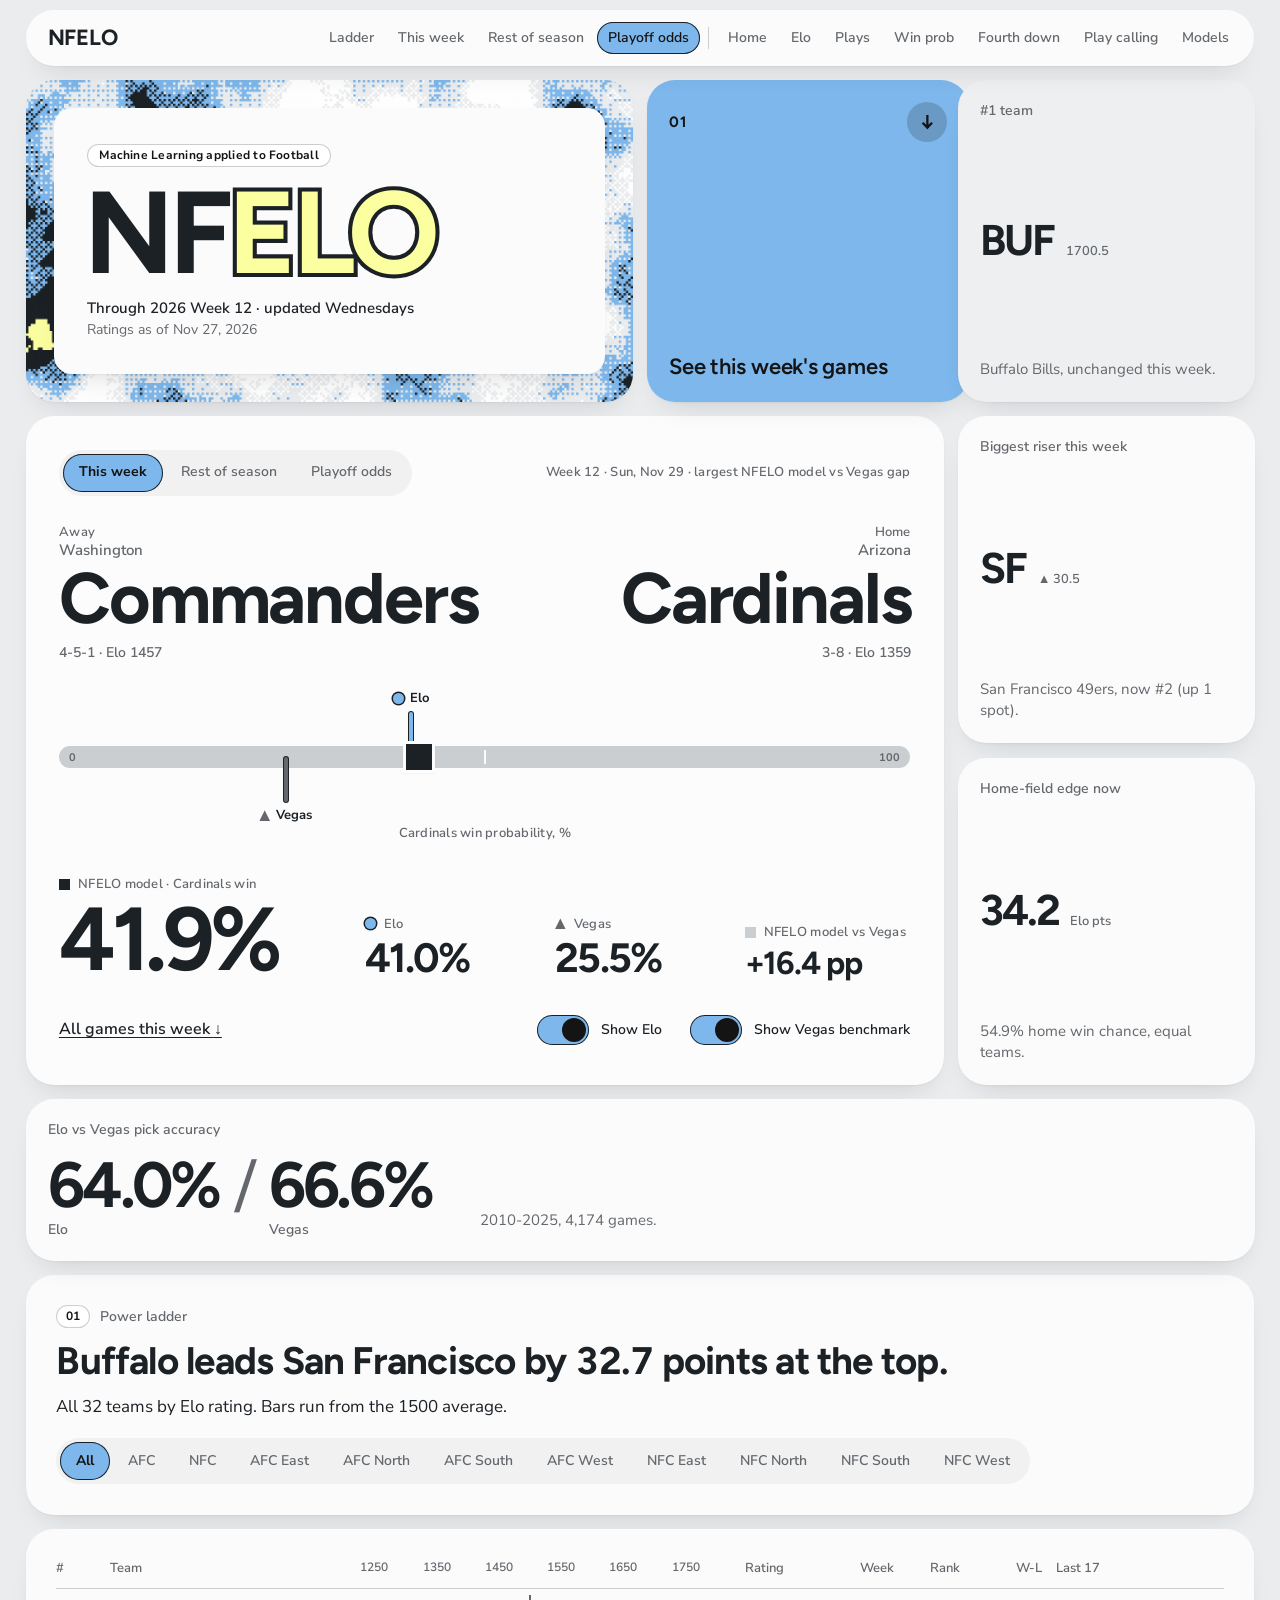
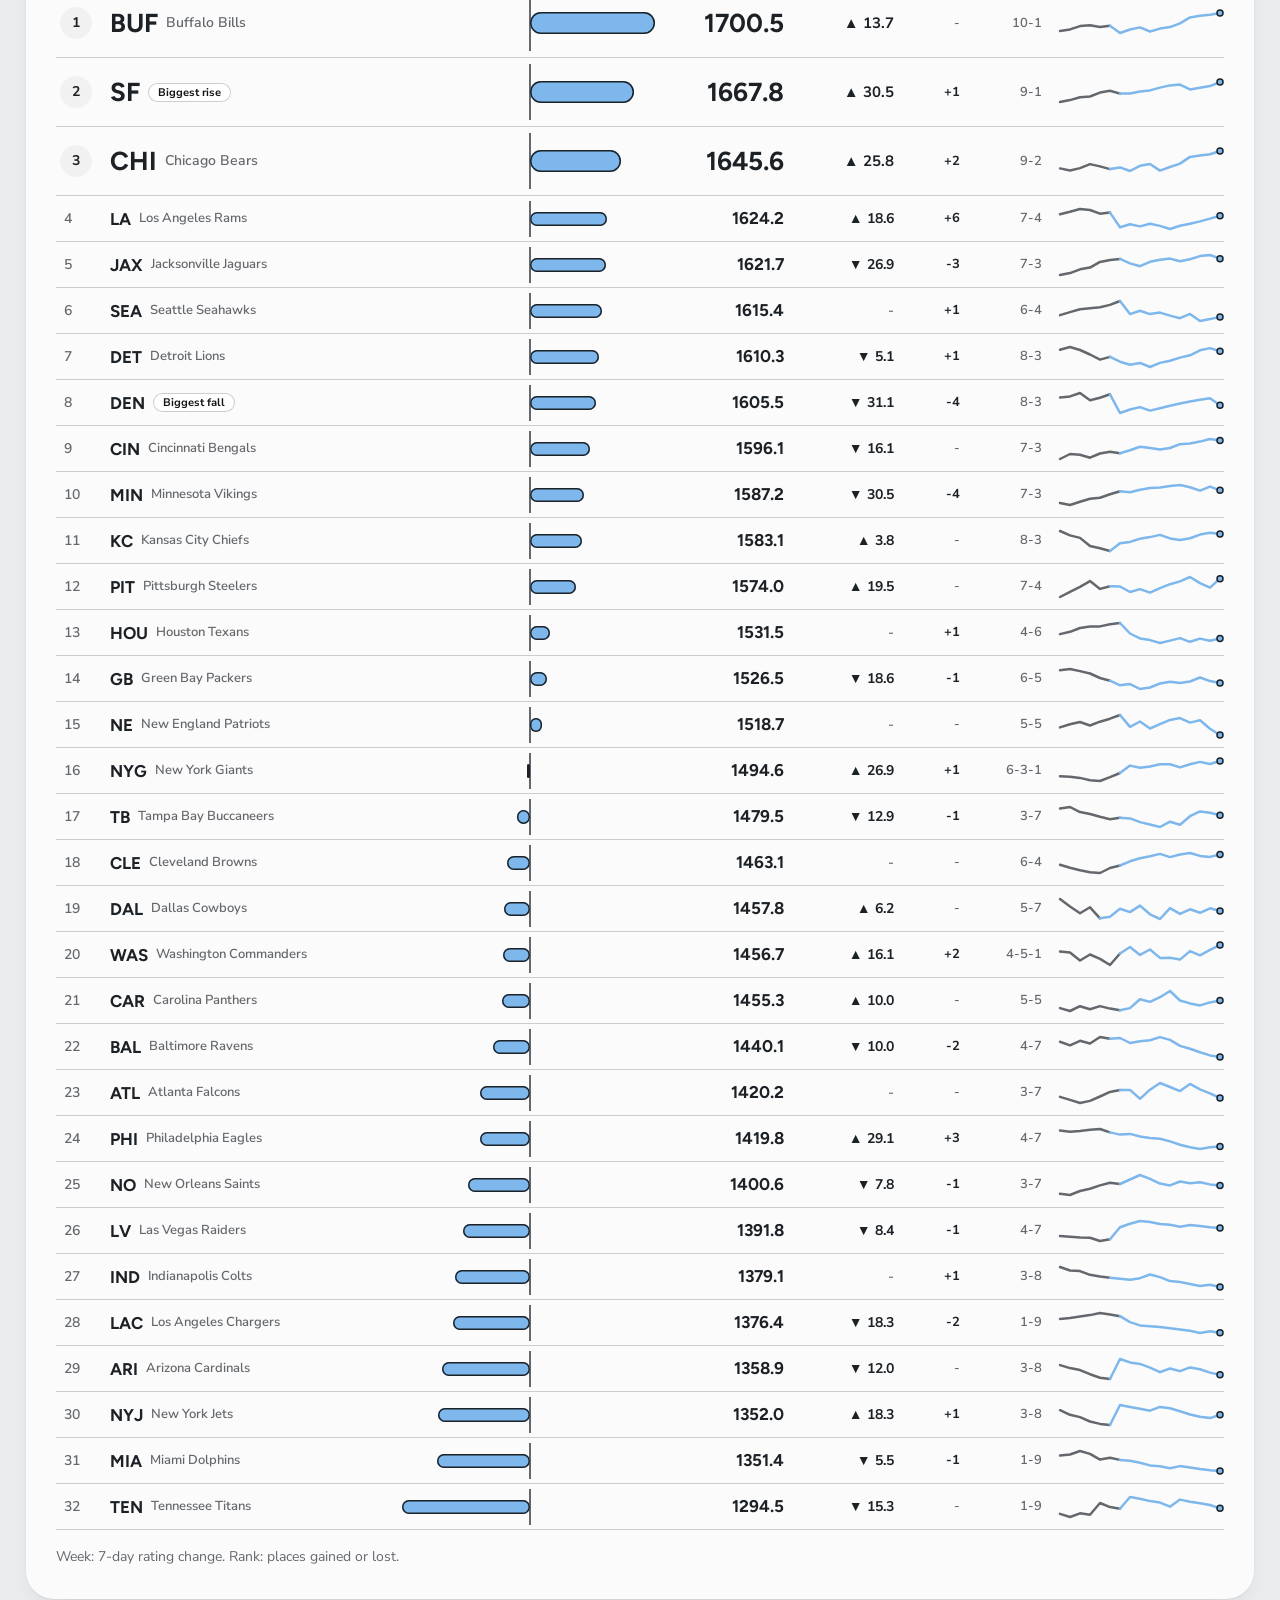
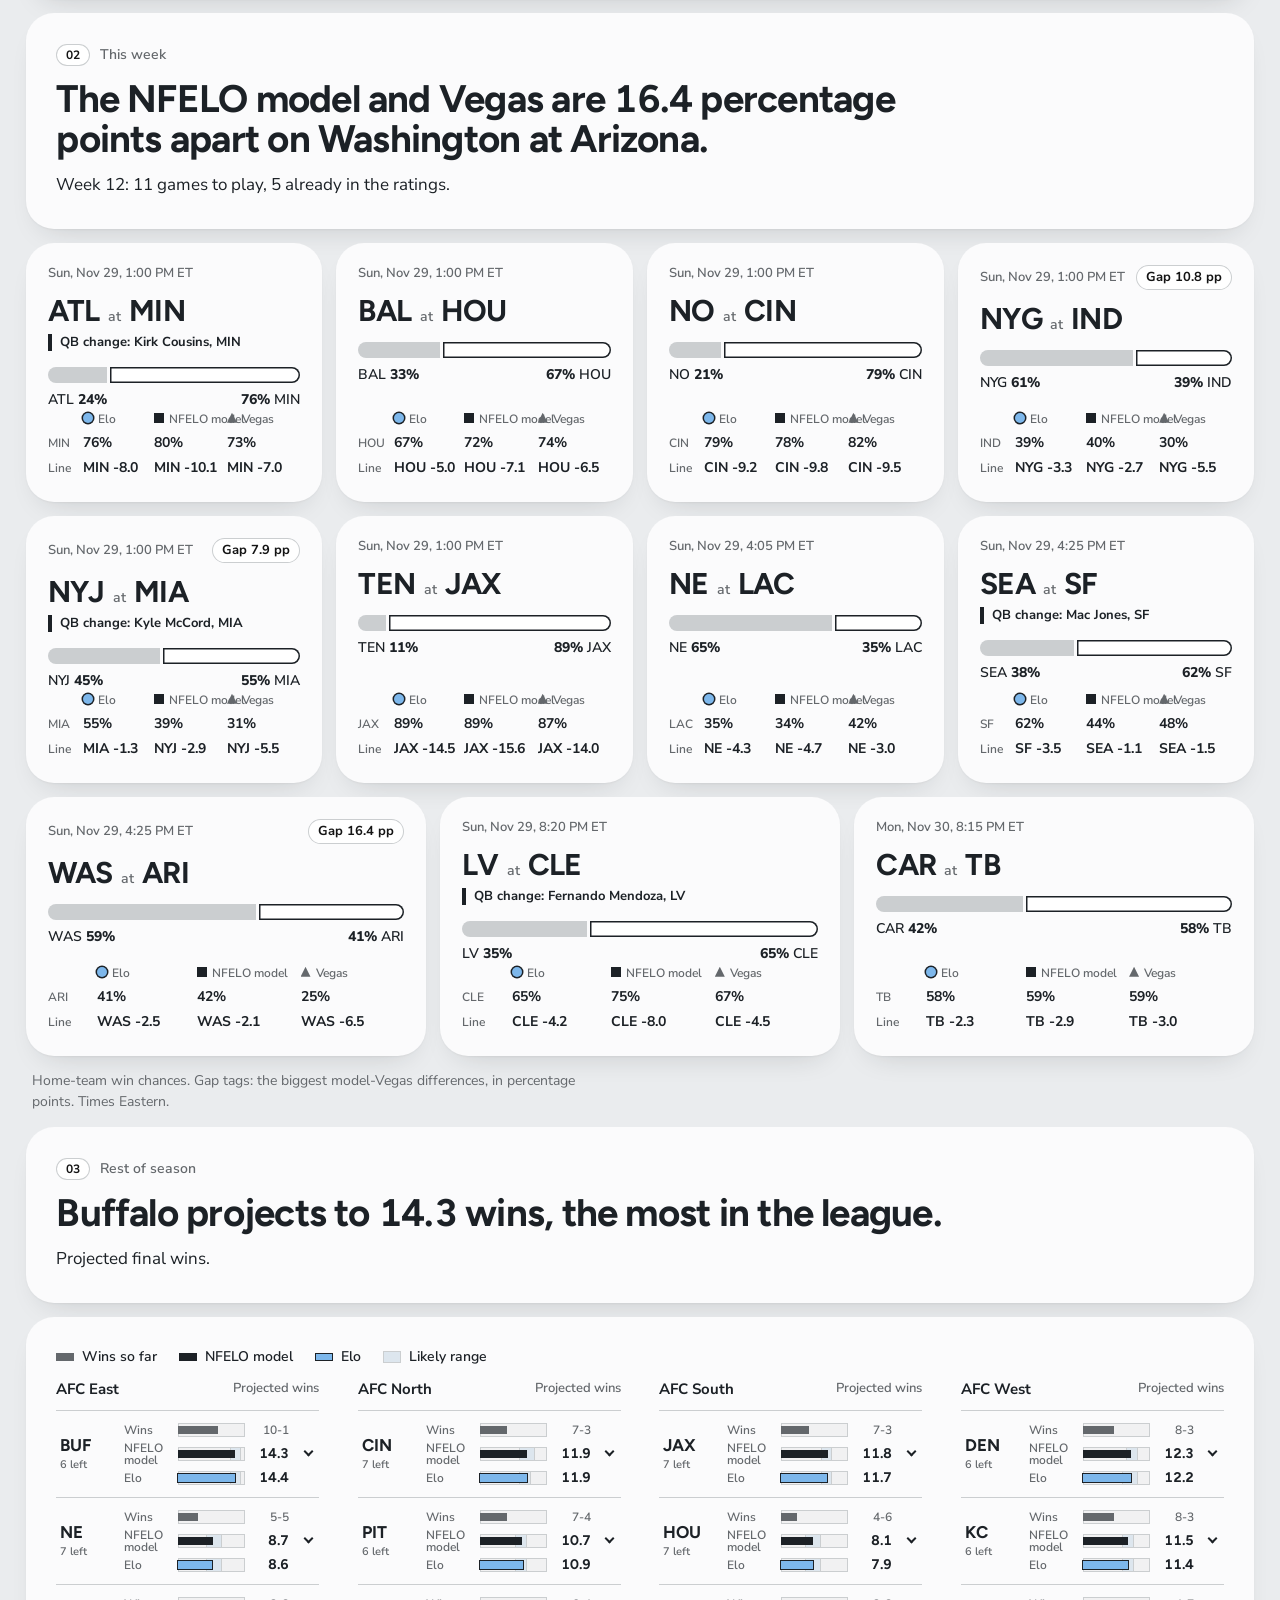
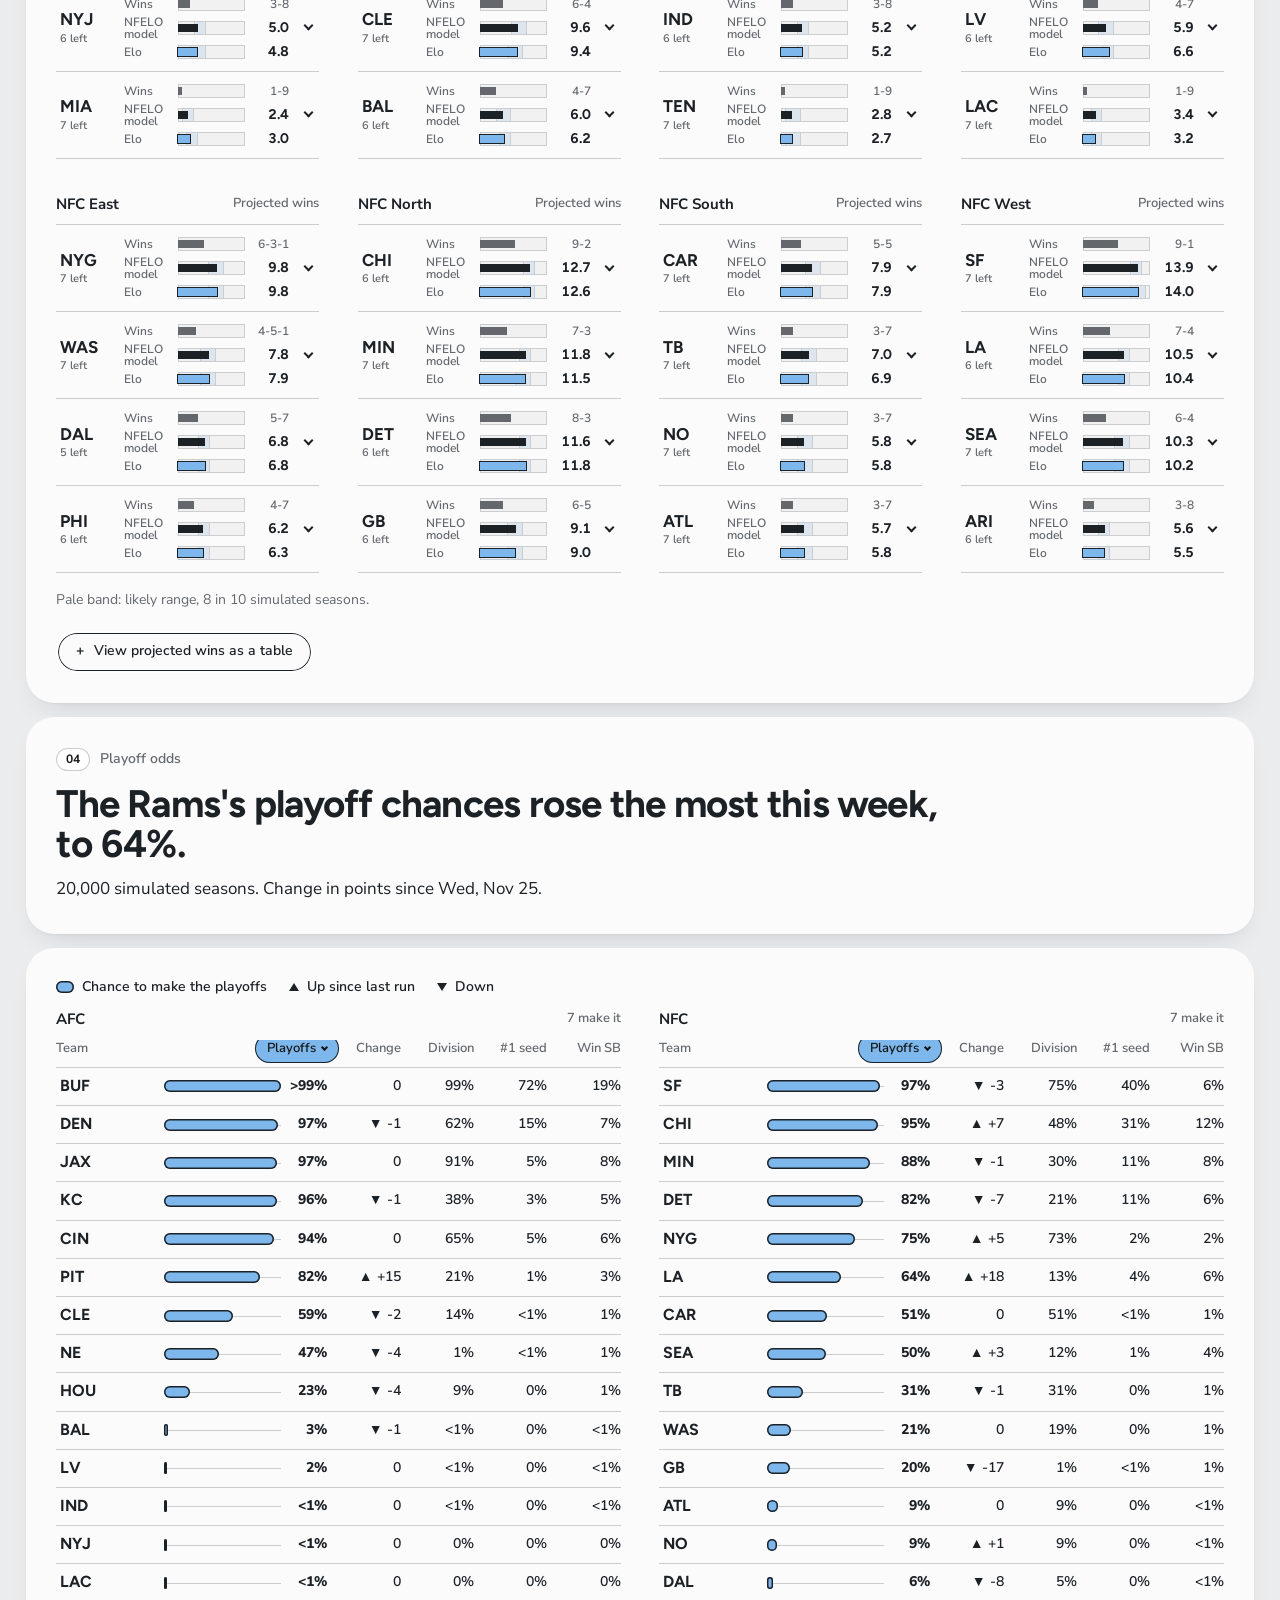
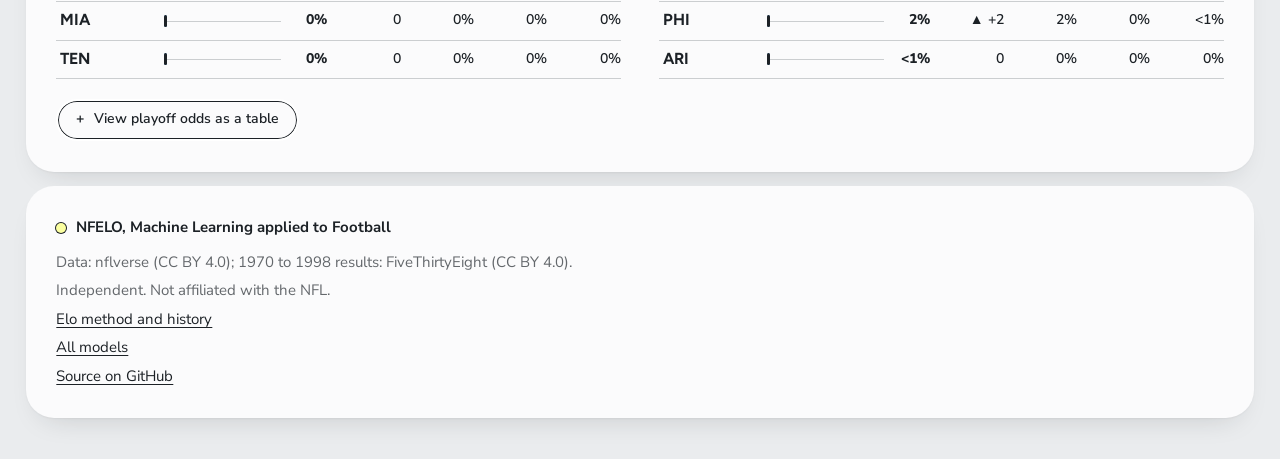
<file: site/index.html>
<!doctype html>
<html lang="en">
<head>
<meta charset="utf-8">
<meta name="viewport" content="width=device-width, initial-scale=1">
<meta name="theme-color" content="#eaecee">
<title>NFELO: Elo ratings and stats</title>
<meta name="description" content="This week's NFL power ladder, model win chances next to the Vegas benchmark, projected wins and playoff odds, updated every Wednesday.">
<link rel="icon" href="data:,">
<link rel="preconnect" href="https://fonts.googleapis.com">
<link rel="preconnect" href="https://fonts.gstatic.com" crossorigin>
<link rel="stylesheet" href="https://fonts.googleapis.com/css2?family=Figtree:wght@400;600;700&family=Nunito+Sans:wght@400;600;700&display=swap">
<link rel="stylesheet" href="brand.css">
<link rel="stylesheet" href="styles.css">
<script src="common.js" defer></script>
<script src="elo-lib.js" defer></script>
<script src="slot.js" defer></script>
<script src="app.js" defer></script>
</head>
<body>
<a class="skip" href="#ladder">Skip to the power ladder</a>

<nav class="nav" aria-label="Sections">
  <a class="nav-mark" href="#top" aria-label="NFELO, back to top">NFELO</a>
  <span class="nav-tag">Machine Learning applied to Football</span>
  <ul class="nav-links">
    <li><a href="#ladder">Ladder</a></li>
    <li><a href="#week">This week</a></li>
    <li class="nav-sep" aria-hidden="true"></li>
    <li><a href="index.html">Home</a></li>
    <li><a href="elo.html">Elo</a></li>
    <li><a href="plays.html">Plays</a></li>
    <li><a href="winprob.html">Win prob</a></li>
    <li><a href="fourth.html">Fourth down</a></li>
    <li><a href="playcalling.html">Play calling</a></li>
    <li><a href="models.html">Models</a></li>
  </ul>
</nav>

<header class="hero" id="top">
  <div class="wrap">
    <div class="board hero-board hero-index">
      <section class="tile-m hero-art pat-terrain" aria-label="NFELO">
        <div class="plate hero-plate">
          <p class="tagline"><span class="b-tag">Machine Learning applied to Football</span></p>
          <h1 class="wordmark">NF<span class="hl">ELO</span></h1>
          <p class="status" id="status" aria-live="polite">Loading ratings</p>
        </div>
      </section>
      <a class="b-primary" href="#week"><span class="b-primary__n" aria-hidden="true">01</span><span class="b-primary__go" aria-hidden="true">&darr;</span><span class="b-primary__label">See this week's games</span></a>
      <div class="tiles" id="tiles" aria-label="Headline numbers"></div>
      <section class="tile-m tile-stage hero-panel" aria-labelledby="mx-title">
        <h2 id="mx-title" class="sr">Matchup instrument</h2>
        <div class="mx-head">
          <div class="b-seg" role="group" aria-label="Matchup view" id="mx-view"></div>
          <p class="label" id="mx-eyebrow">Loading</p>
        </div>
        <div class="mx-teams" id="mx-teams" aria-live="polite">
          <div class="mx-team team-away" id="mx-away"></div>
          <div class="mx-team team-home" id="mx-home"></div>
        </div>
        <div class="mx-grid" id="mx-grid" hidden></div>
        <div class="mx-meter" id="mx-meter">
          <div class="b-meter" id="mx-meter-img" role="img" aria-label="">
            <div class="b-meter__track" aria-hidden="true"><i>0</i><i>100</i></div>
            <div class="b-meter__pos" id="mx-pos-elo" style="--tick: var(--primary)" aria-hidden="true"><span class="b-meter__tick b-meter__tick--up"></span><span class="tl tl-top">Elo</span></div>
            <div class="b-meter__pos" id="mx-pos-vegas" style="--tick: var(--muted)" aria-hidden="true"><span class="b-meter__tick b-meter__tick--down"></span><span class="tl tl-bottom">Vegas</span></div>
            <div class="b-meter__pos" id="mx-pos-model" aria-hidden="true"><span class="b-meter__knob"></span></div>
          </div>
          <p class="label mx-axis" id="mx-axis"></p>
        </div>
        <dl class="mx-stats" id="mx-stats"></dl>
        <div class="mx-foot">
          <a class="b-link" id="mx-open" href="#week"><span>All games this week </span><span aria-hidden="true">&#8595;</span></a>
          <div class="mx-switches" id="mx-switches">
            <label class="b-toggle" for="mx-sw-elo"><span>Show Elo</span><input class="b-switch" id="mx-sw-elo" type="checkbox" checked></label>
            <label class="b-toggle" for="mx-sw-vegas"><span>Show Vegas benchmark</span><input class="b-switch" id="mx-sw-vegas" type="checkbox" checked></label>
          </div>
        </div>
      </section>
    </div>
  </div>
</header>

<main>
  <section class="sec" id="ladder" aria-labelledby="ladder-h" tabindex="-1">
  <div class="wrap">
  <div class="board sec-board">
  <header class="sec-head tile-m">
    <div class="sec-copy">
      <p class="kicker"><span class="kn">01</span><span class="kt">Power ladder</span></p>
      <h2 class="headline" id="ladder-h">Power ladder</h2>
      <p class="deck">All 32 teams by Elo rating. Bars run from the 1500 average.</p>
    </div>
    <div class="sec-ctl"><div class="b-seg" id="ladder-filters" role="group" aria-label="Filter the ladder"></div></div>
  </header>
<div id="ladder-body" class="tile-m body" aria-busy="true"><p class="note">Loading</p></div>
  </div>
  </div>
  </section>

  <section class="sec" id="week" aria-labelledby="week-h" tabindex="-1">
  <div class="wrap">
  <div class="board sec-board">
  <header class="sec-head tile-m">
    <div class="sec-copy">
      <p class="kicker"><span class="kn">02</span><span class="kt">This week</span></p>
      <h2 class="headline" id="week-h">This week</h2>
      <p class="deck" id="week-deck">Games still to play.</p>
    </div>
  </header>
<div id="week-body" class="body loose" aria-busy="true"><p class="note">Loading</p></div>
  </div>
  </div>
  </section>
</main>

<footer class="wrap foot">
  <div class="board foot-board">
    <div class="tile-m foot-links">
      <p class="foot-dot"><i aria-hidden="true"></i>NFELO, Machine Learning applied to Football</p>
      <p id="credit">Data: nflverse (CC BY 4.0); 1970 to 1998 results: FiveThirtyEight (CC BY 4.0).</p>
      <p>Independent. Not affiliated with the NFL.</p>
      <p><a href="elo.html">Elo method and history</a></p>
      <p><a href="models.html">All models</a></p>
      <p><a href="https://github.com/walk-the-program/NFLELO">Source on GitHub</a></p>
    </div>
  </div>
</footer>

<div id="tip" class="tip" role="presentation" hidden></div>
<div id="live" class="sr" aria-live="polite"></div>
</body>
</html>
</file>
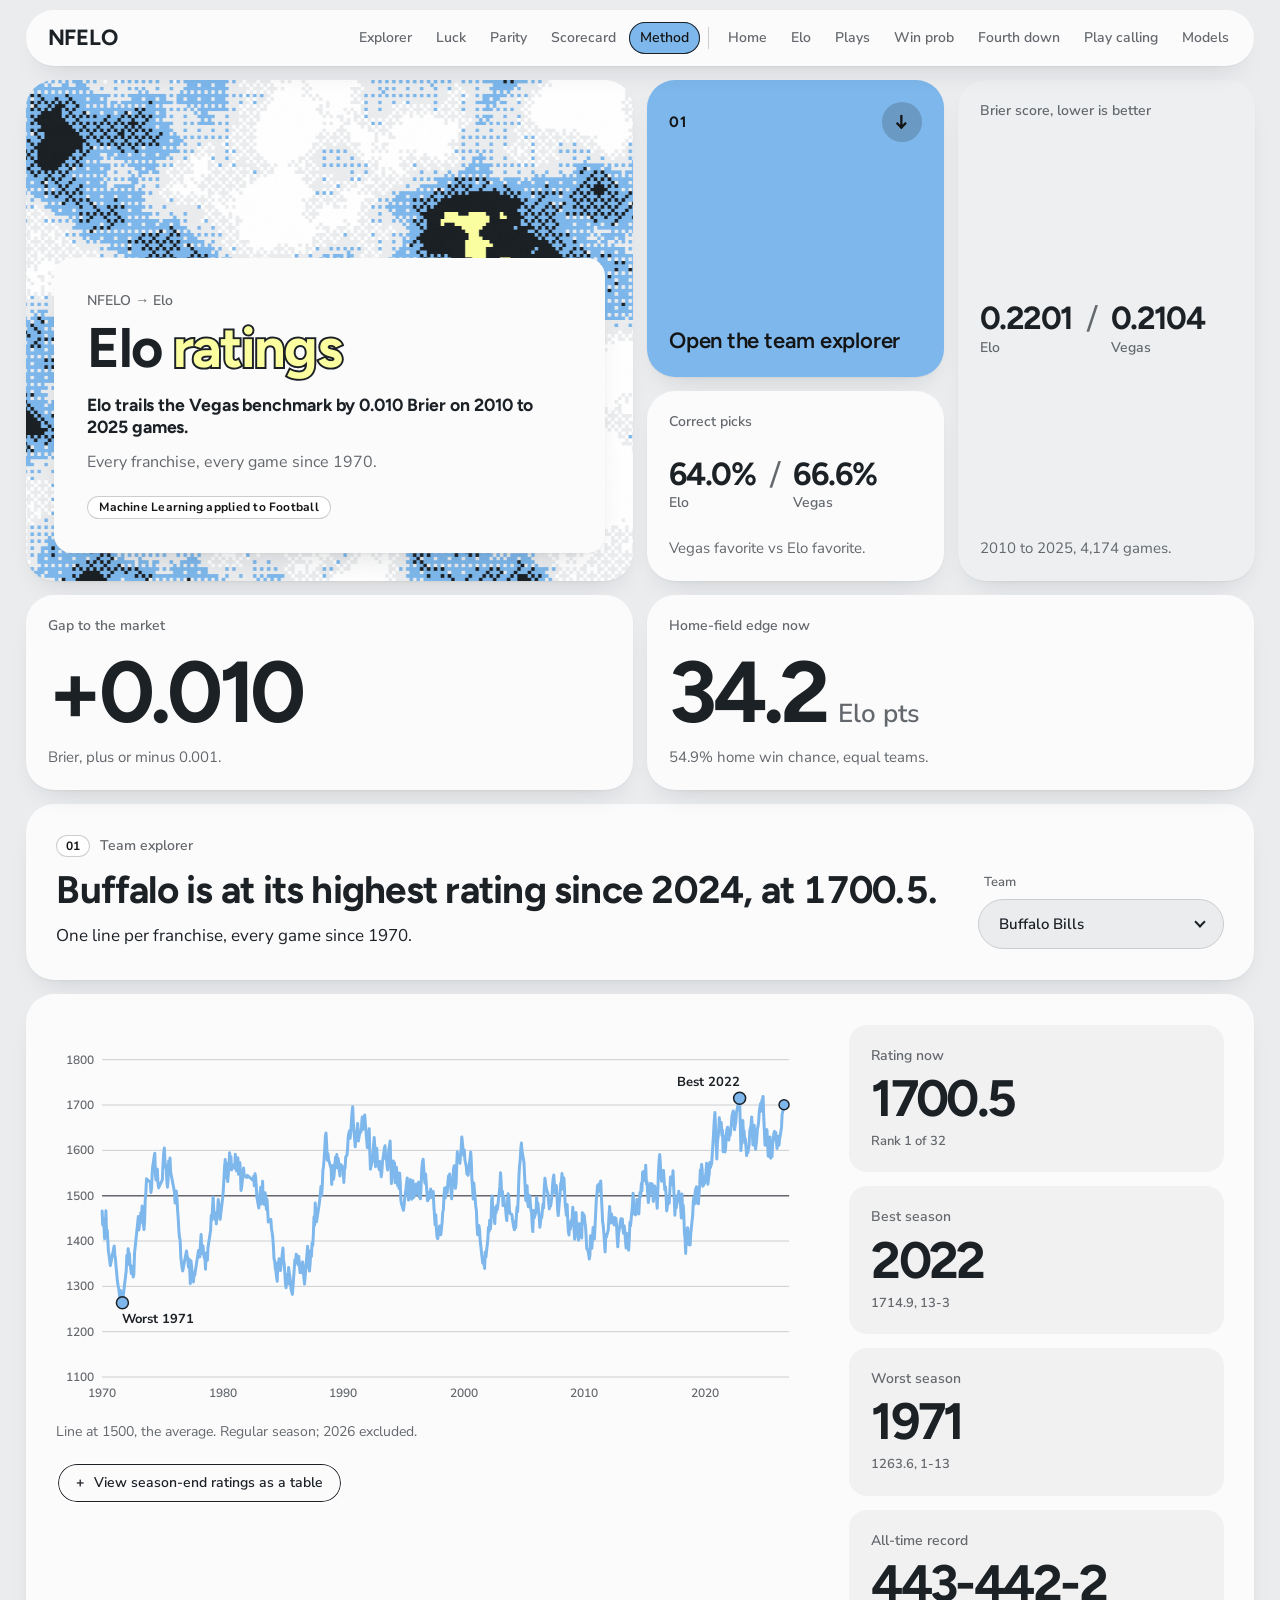
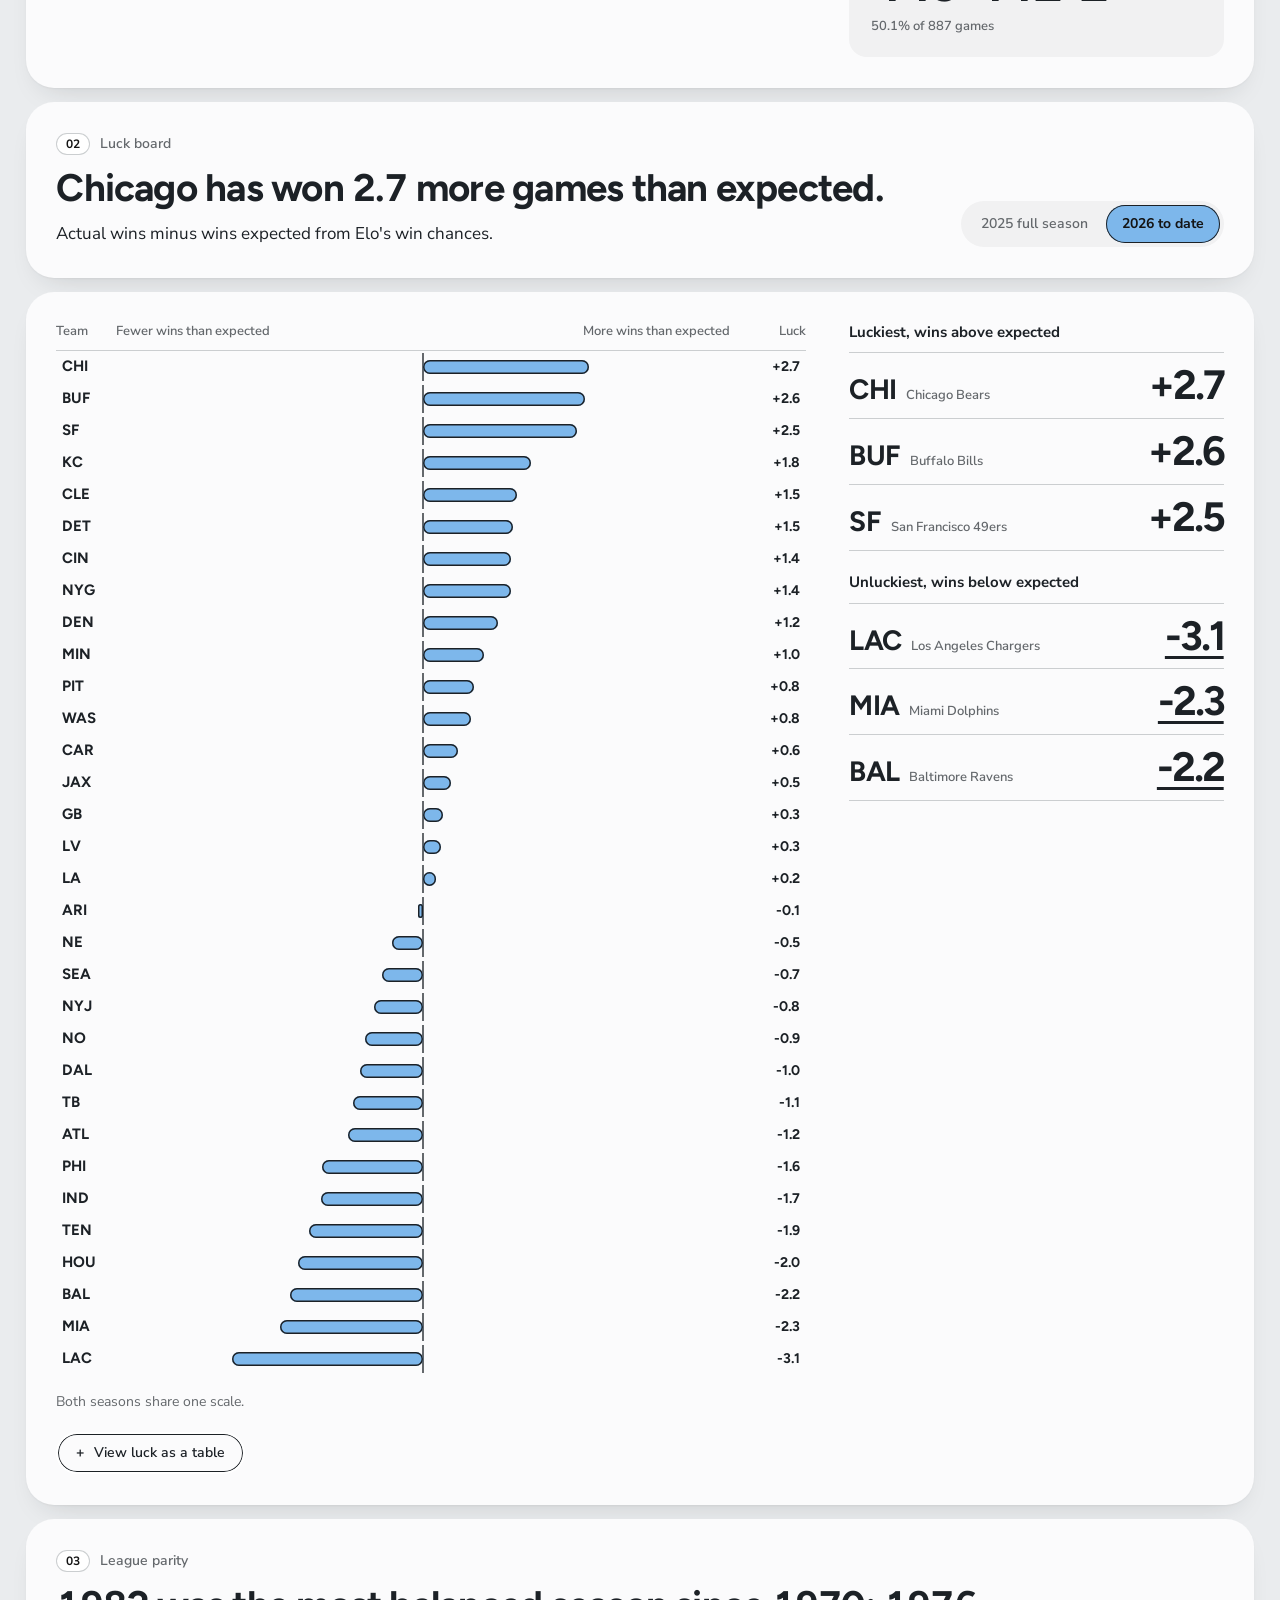
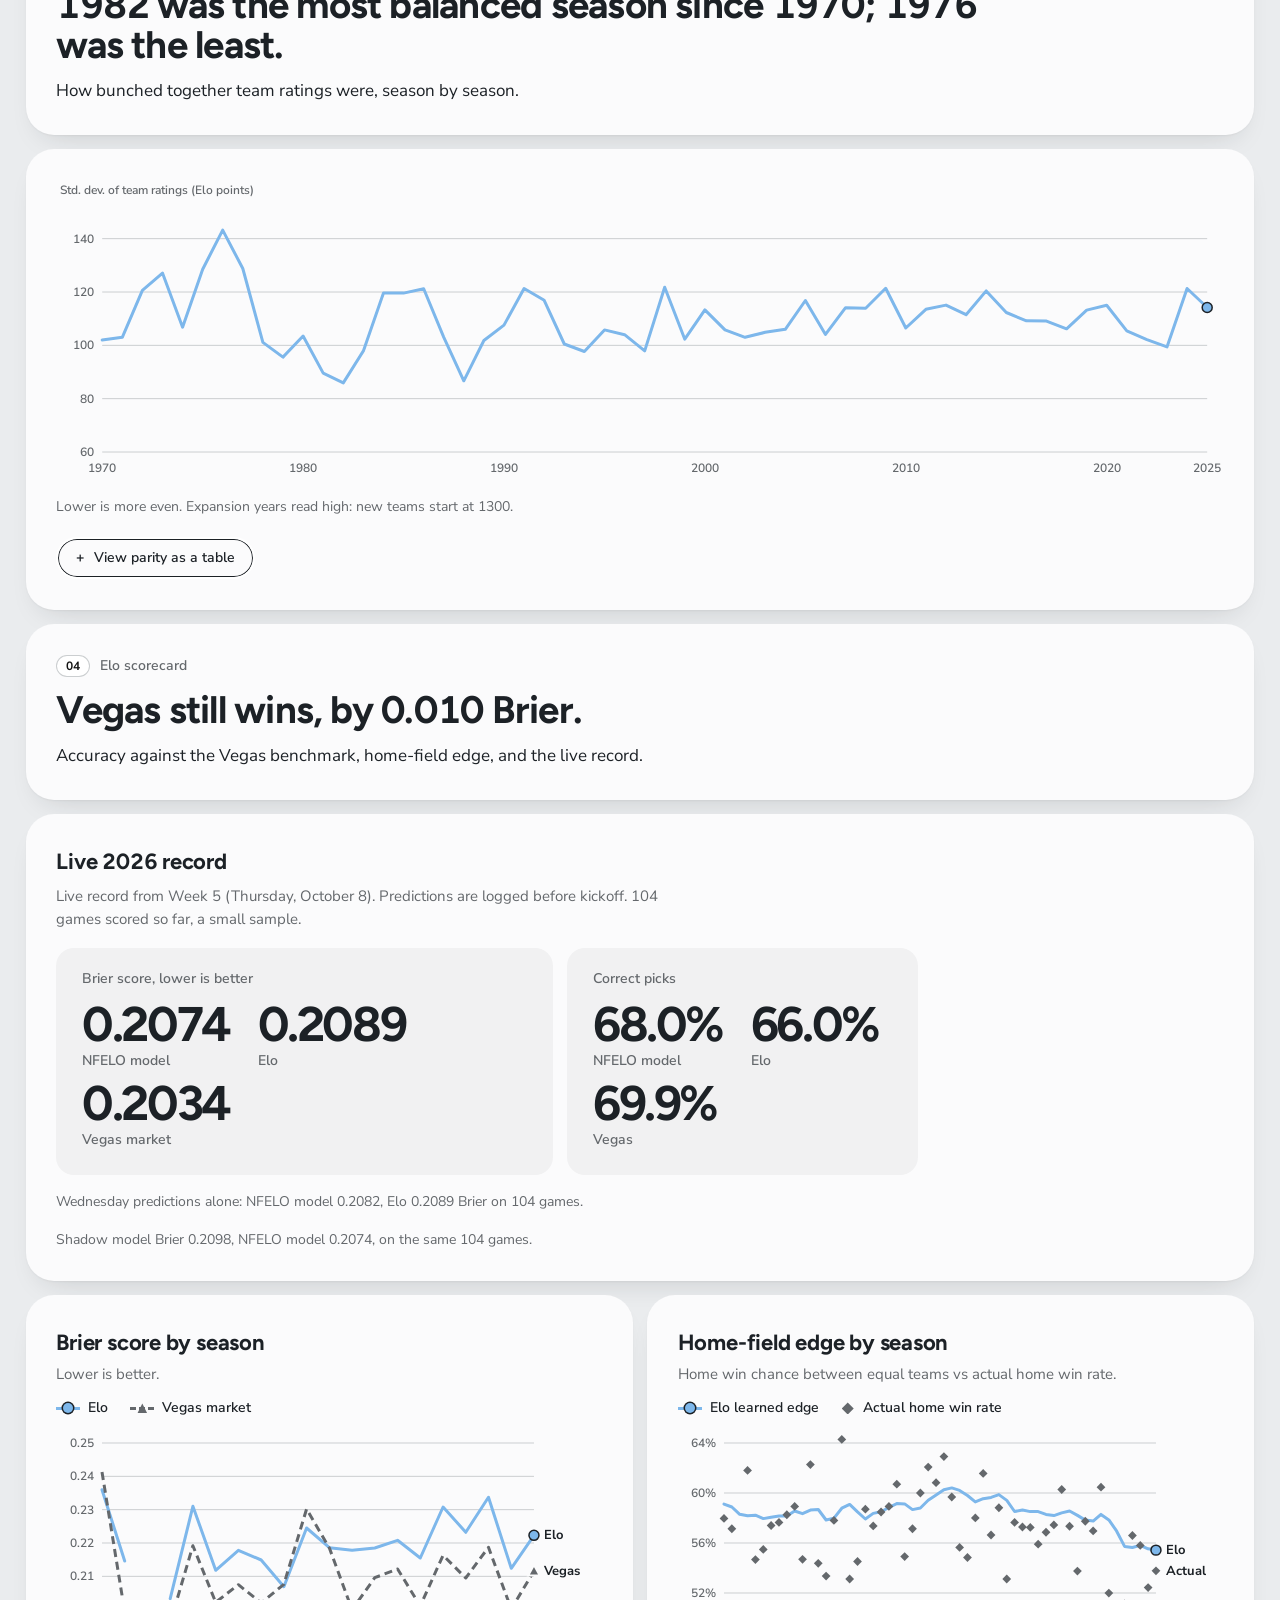
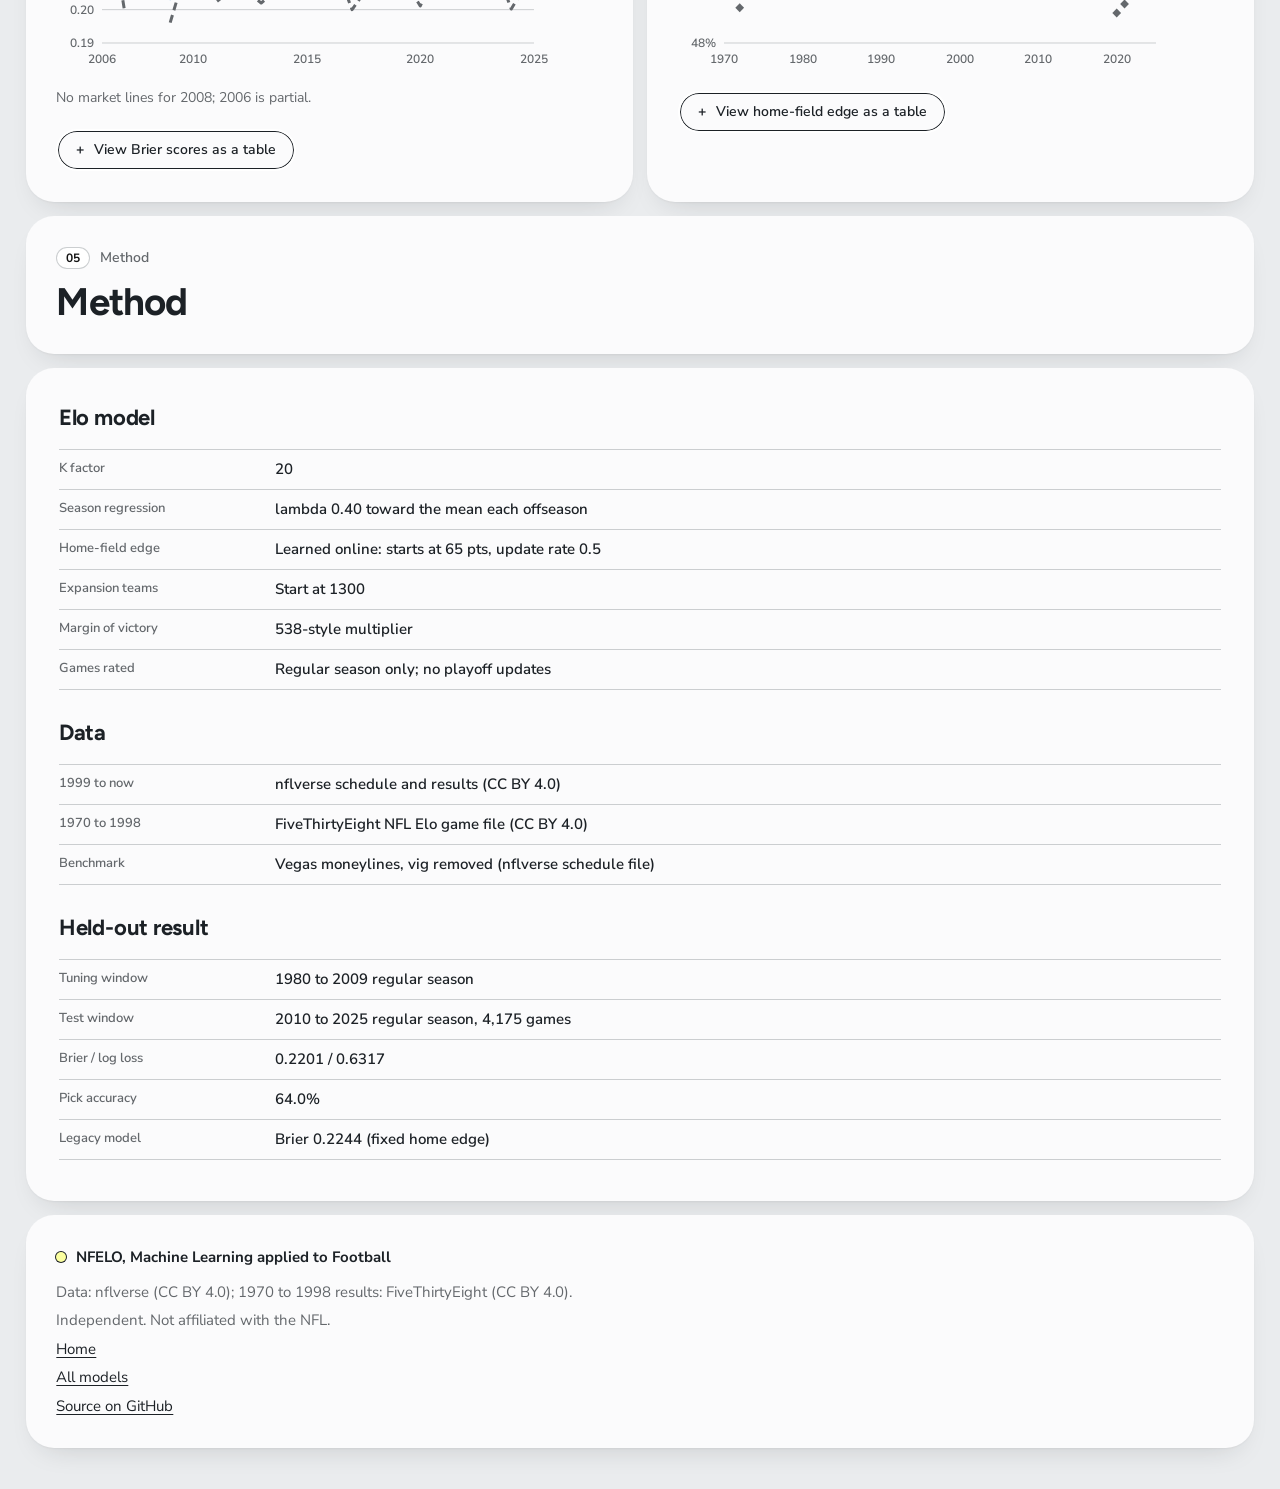
<file: site/elo.html>
<!doctype html>
<html lang="en">
<head>
<meta charset="utf-8">
<meta name="viewport" content="width=device-width, initial-scale=1">
<meta name="theme-color" content="#eaecee">
<title>NFELO: Elo ratings since 1970</title>
<meta name="description" content="The Elo model behind NFELO: a rating history for every franchise since 1970, the luck board, league parity, how Elo scores against the Vegas benchmark, and the method.">
<link rel="icon" href="data:,">
<link rel="preconnect" href="https://fonts.googleapis.com">
<link rel="preconnect" href="https://fonts.gstatic.com" crossorigin>
<link rel="stylesheet" href="https://fonts.googleapis.com/css2?family=Figtree:wght@400;600;700&family=Nunito+Sans:wght@400;600;700&display=swap">
<link rel="stylesheet" href="brand.css">
<link rel="stylesheet" href="styles.css">
<script src="common.js" defer></script>
<script src="elo-lib.js" defer></script>
<script src="elo.js" defer></script>
</head>
<body class="pg-elo">
<a class="skip" href="#explorer">Skip to the team explorer</a>

<nav class="nav" aria-label="Sections">
  <a class="nav-mark" href="index.html" aria-label="NFELO, back to the home page">NFELO</a>
  <span class="nav-tag">Machine Learning applied to Football</span>
  <ul class="nav-links">
    <li><a href="#explorer">Explorer</a></li>
    <li><a href="#luck">Luck</a></li>
    <li><a href="#history">Parity</a></li>
    <li><a href="#scorecard">Scorecard</a></li>
    <li><a href="#method">Method</a></li>
    <li class="nav-sep" aria-hidden="true"></li>
    <li><a href="index.html">Home</a></li>
    <li><a href="elo.html">Elo</a></li>
    <li><a href="plays.html">Plays</a></li>
    <li><a href="winprob.html">Win prob</a></li>
    <li><a href="fourth.html">Fourth down</a></li>
    <li><a href="playcalling.html">Play calling</a></li>
    <li><a href="models.html">Models</a></li>
  </ul>
</nav>

<header class="hero page" id="top">
  <div class="wrap">
    <div class="board hero-board">
      <section class="tile-m hero-art pat-terrain" aria-labelledby="page-title">
        <div class="plate hero-plate">
          <p class="page-kicker">NFELO &rarr; Elo</p>
          <h1 class="page-title" id="page-title">Elo <span class="hl">ratings</span></h1>
          <p class="hero-line" id="hero-line">Loading ratings</p>
          <p class="hero-deck" id="hero-deck">Every franchise, every game since 1970.</p>
          <p class="tagline"><span class="b-tag">Machine Learning applied to Football</span></p>
        </div>
      </section>
      <a class="b-primary" href="#explorer"><span class="b-primary__n" aria-hidden="true">01</span><span class="b-primary__go" aria-hidden="true">&darr;</span><span class="b-primary__label">Open the team explorer</span></a>
      <div class="tiles" id="tiles" aria-label="Headline numbers"></div>
    </div>
  </div>
</header>

<main>
  <section class="sec" id="explorer" aria-labelledby="explorer-h" tabindex="-1">
  <div class="wrap">
  <div class="board sec-board">
  <header class="sec-head tile-m">
    <div class="sec-copy">
      <p class="kicker"><span class="kn">01</span><span class="kt">Team explorer</span></p>
      <h2 class="headline" id="explorer-h">Team explorer</h2>
      <p class="deck">One line per franchise, every game since 1970.</p>
    </div>
    <div class="sec-ctl"><div class="field">
      <label for="team-select">Team</label>
      <div class="sel"><select id="team-select"></select></div>
    </div></div>
  </header>
<div id="explorer-body" class="tile-m body" aria-busy="true"><p class="note">Loading</p></div>
  </div>
  </div>
  </section>

  <section class="sec" id="luck" aria-labelledby="luck-h" tabindex="-1">
  <div class="wrap">
  <div class="board sec-board">
  <header class="sec-head tile-m">
    <div class="sec-copy">
      <p class="kicker"><span class="kn">02</span><span class="kt">Luck board</span></p>
      <h2 class="headline" id="luck-h">Luck board</h2>
      <p class="deck">Actual wins minus wins expected from Elo's win chances.</p>
    </div>
    <div class="sec-ctl"><div class="b-seg" id="luck-toggle" role="group" aria-label="Season"></div></div>
  </header>
<div id="luck-body" class="tile-m body" aria-busy="true"><p class="note">Loading</p></div>
  </div>
  </div>
  </section>

  <section class="sec" id="history" aria-labelledby="history-h" tabindex="-1">
  <div class="wrap">
  <div class="board sec-board">
  <header class="sec-head tile-m">
    <div class="sec-copy">
      <p class="kicker"><span class="kn">03</span><span class="kt">League parity</span></p>
      <h2 class="headline" id="history-h">League parity</h2>
      <p class="deck">How bunched together team ratings were, season by season.</p>
    </div>
  </header>
<div id="history-body" class="tile-m body" aria-busy="true"><p class="note">Loading</p></div>
  </div>
  </div>
  </section>

  <section class="sec" id="scorecard" aria-labelledby="scorecard-h" tabindex="-1">
  <div class="wrap">
  <div class="board sec-board">
  <header class="sec-head tile-m">
    <div class="sec-copy">
      <p class="kicker"><span class="kn">04</span><span class="kt">Elo scorecard</span></p>
      <h2 class="headline" id="scorecard-h">Elo scorecard</h2>
      <p class="deck">Accuracy against the Vegas benchmark, home-field edge, and the live record.</p>
    </div>
  </header>
<div id="scorecard-body" class="body loose" aria-busy="true"><p class="note">Loading</p></div>
  </div>
  </div>
  </section>

  <section class="sec" id="method" aria-labelledby="method-h" tabindex="-1">
  <div class="wrap">
  <div class="board sec-board">
  <header class="sec-head tile-m">
    <div class="sec-copy">
      <p class="kicker"><span class="kn">05</span><span class="kt">Method</span></p>
      <h2 class="headline" id="method-h">Method</h2>
    </div>
  </header>
<div class="method how">
      <div id="method-body" aria-busy="true"><p class="note">Loading</p></div>
    </div>
  </div>
  </div>
  </section>
</main>

<footer class="wrap foot">
  <div class="board foot-board">
    <div class="tile-m foot-links">
      <p class="foot-dot"><i aria-hidden="true"></i>NFELO, Machine Learning applied to Football</p>
      <p id="credit">Data: nflverse (CC BY 4.0); 1970 to 1998 results: FiveThirtyEight (CC BY 4.0).</p>
      <p>Independent. Not affiliated with the NFL.</p>
      <p><a href="index.html">Home</a></p>
      <p><a href="models.html">All models</a></p>
      <p><a href="https://github.com/walk-the-program/NFLELO">Source on GitHub</a></p>
    </div>
  </div>
</footer>

<div id="tip" class="tip" role="presentation" hidden></div>
<div id="live" class="sr" aria-live="polite"></div>
</body>
</html>
</file>
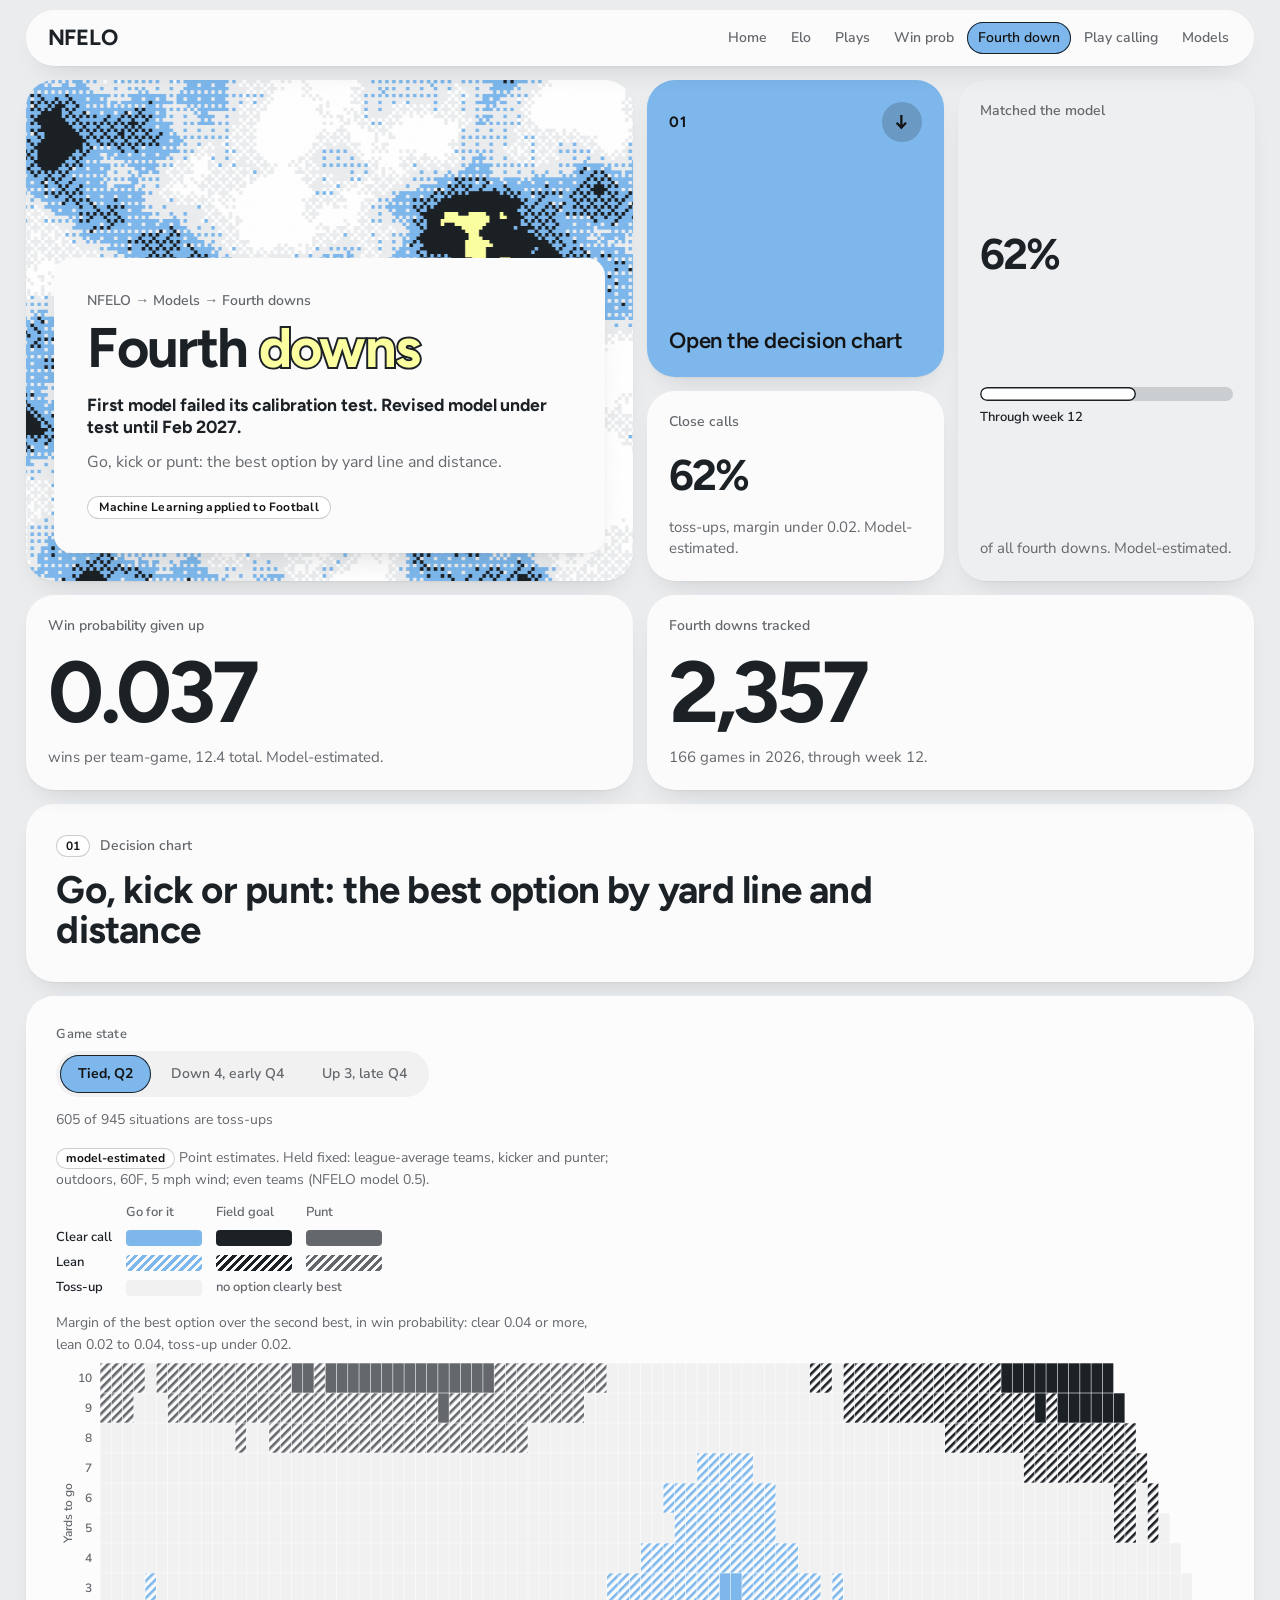
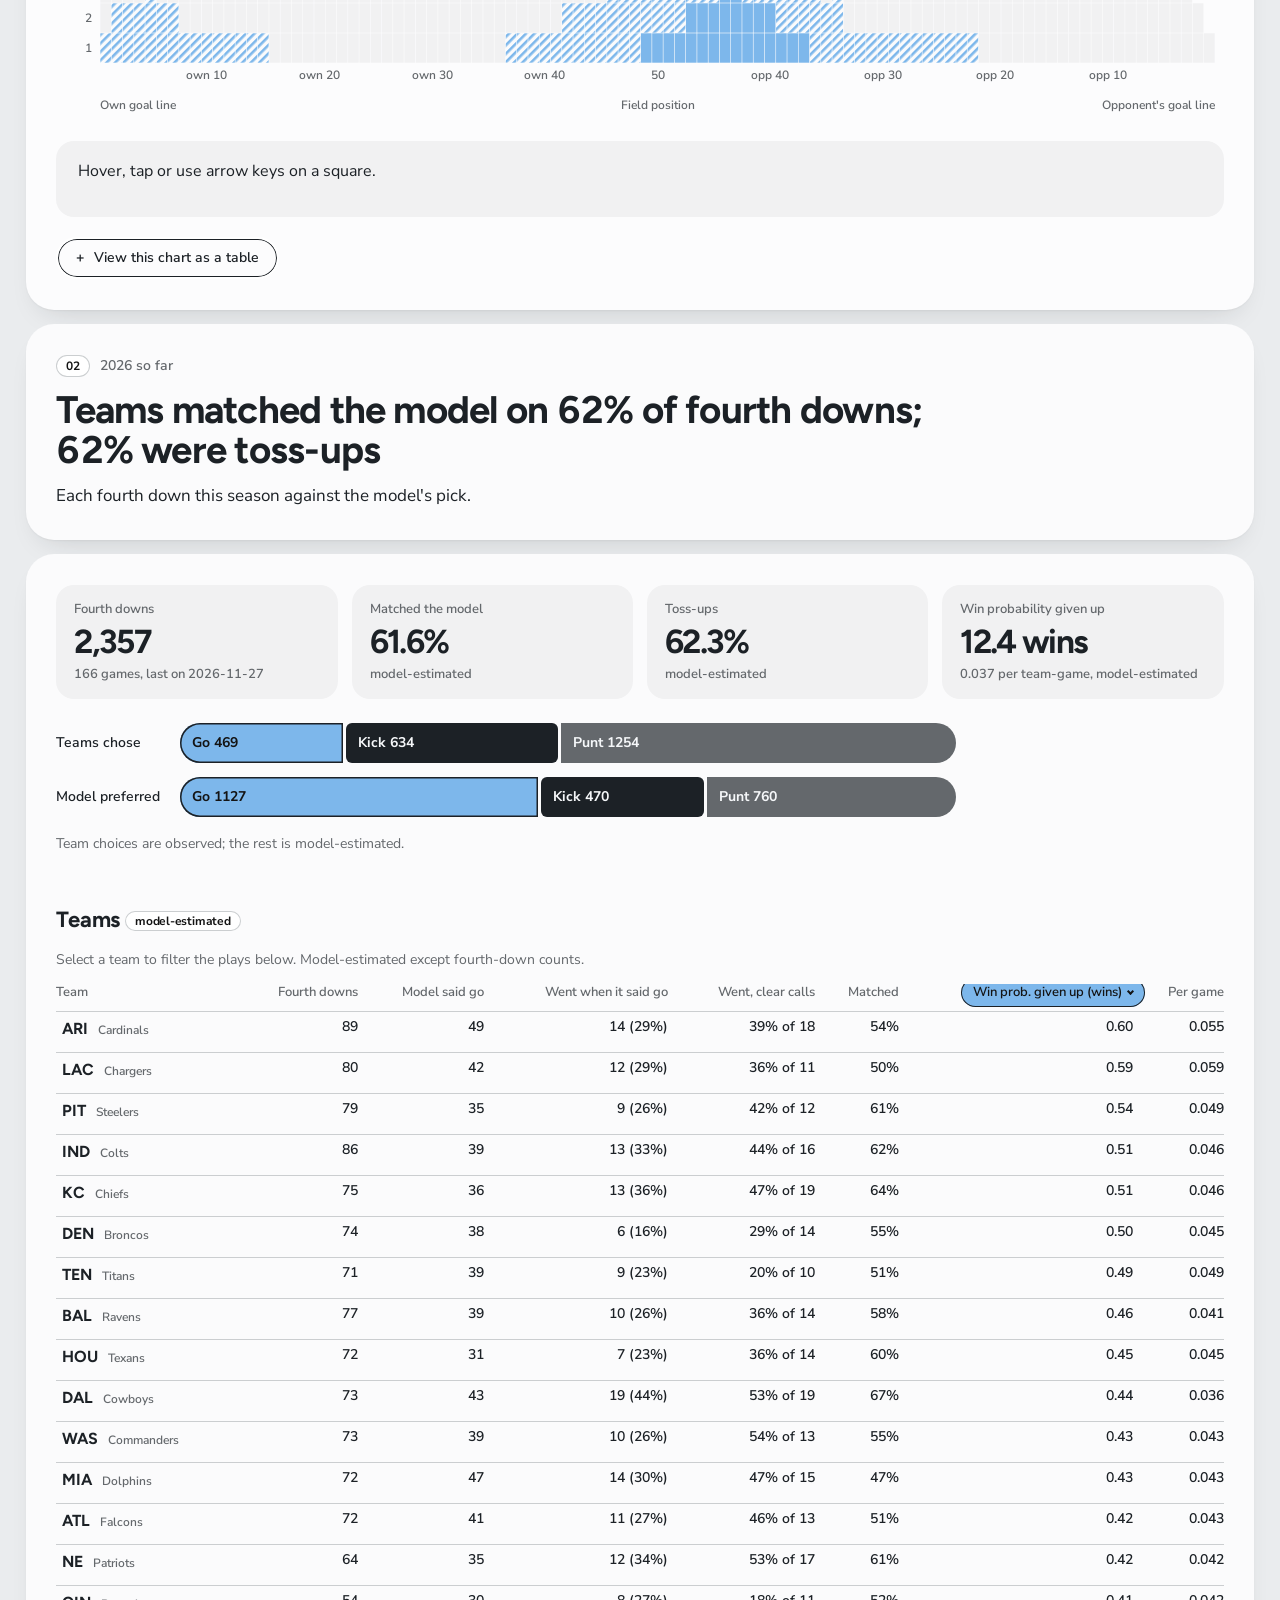
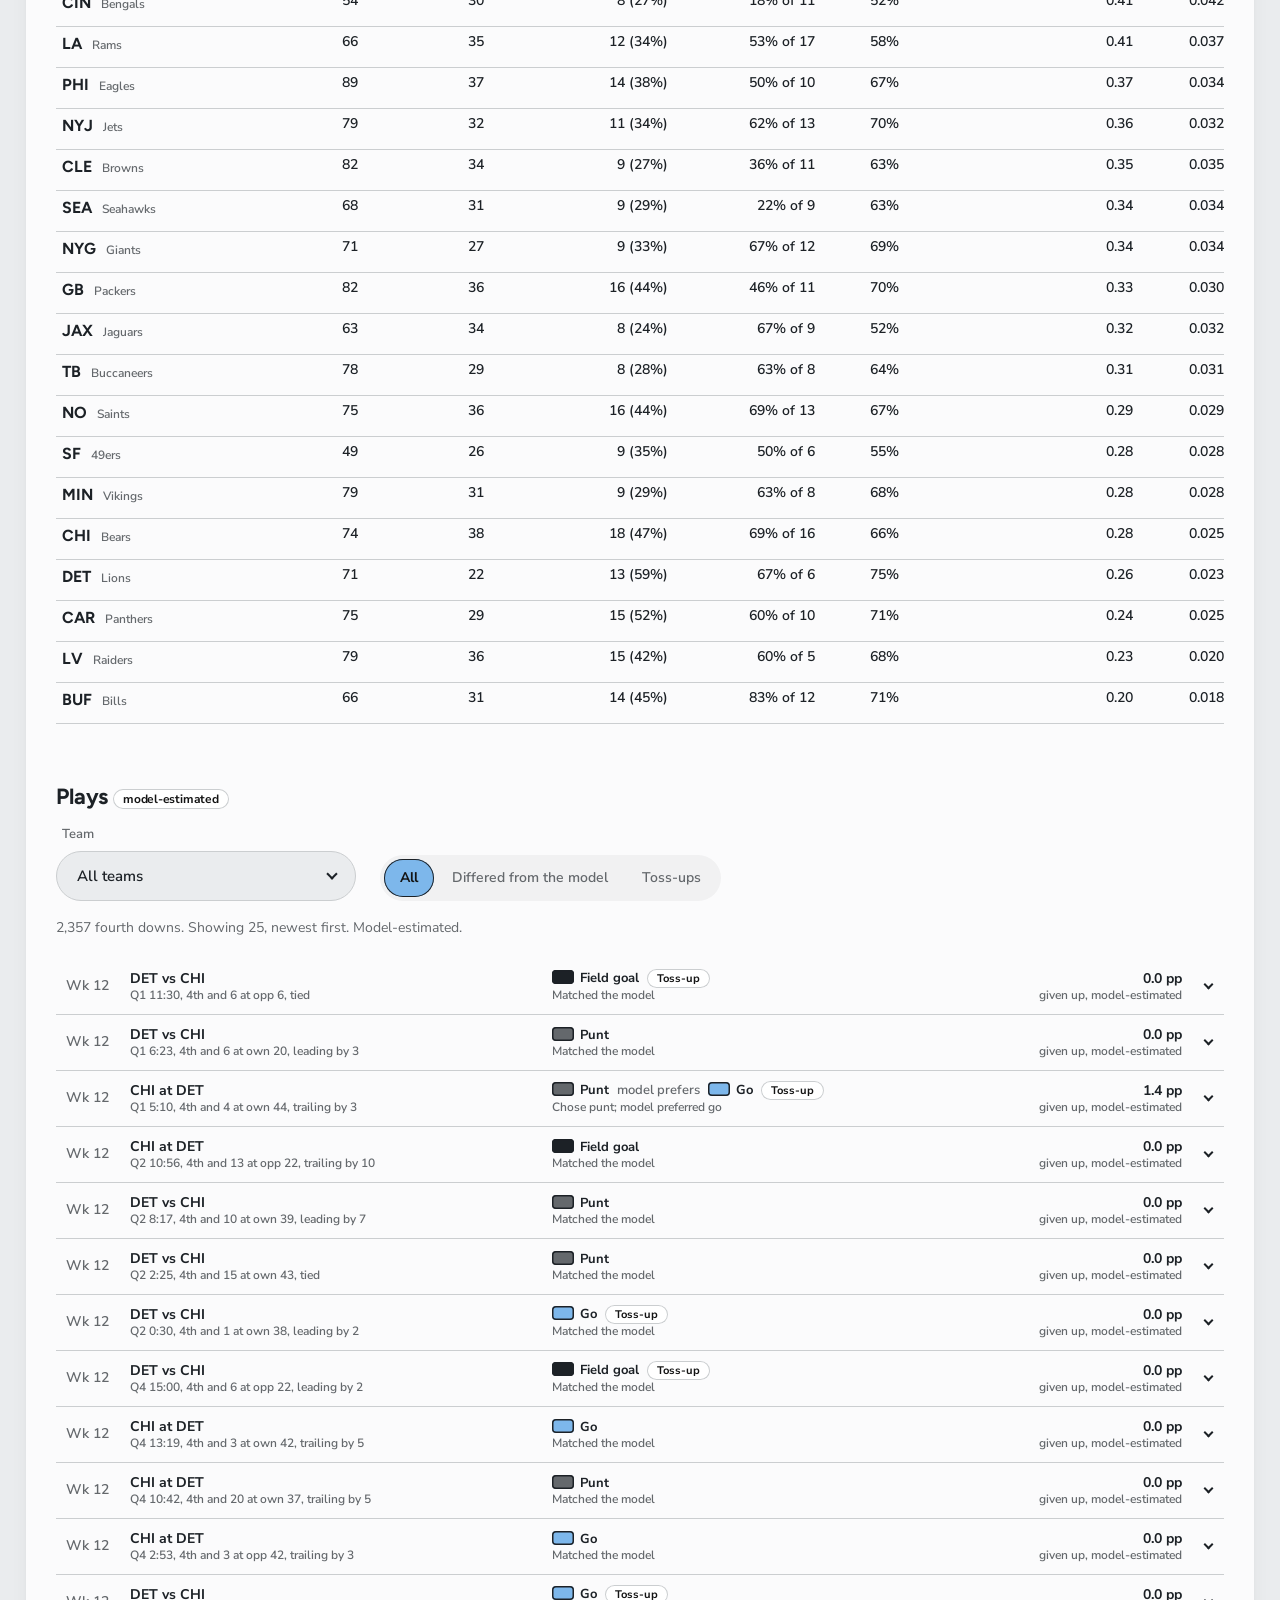
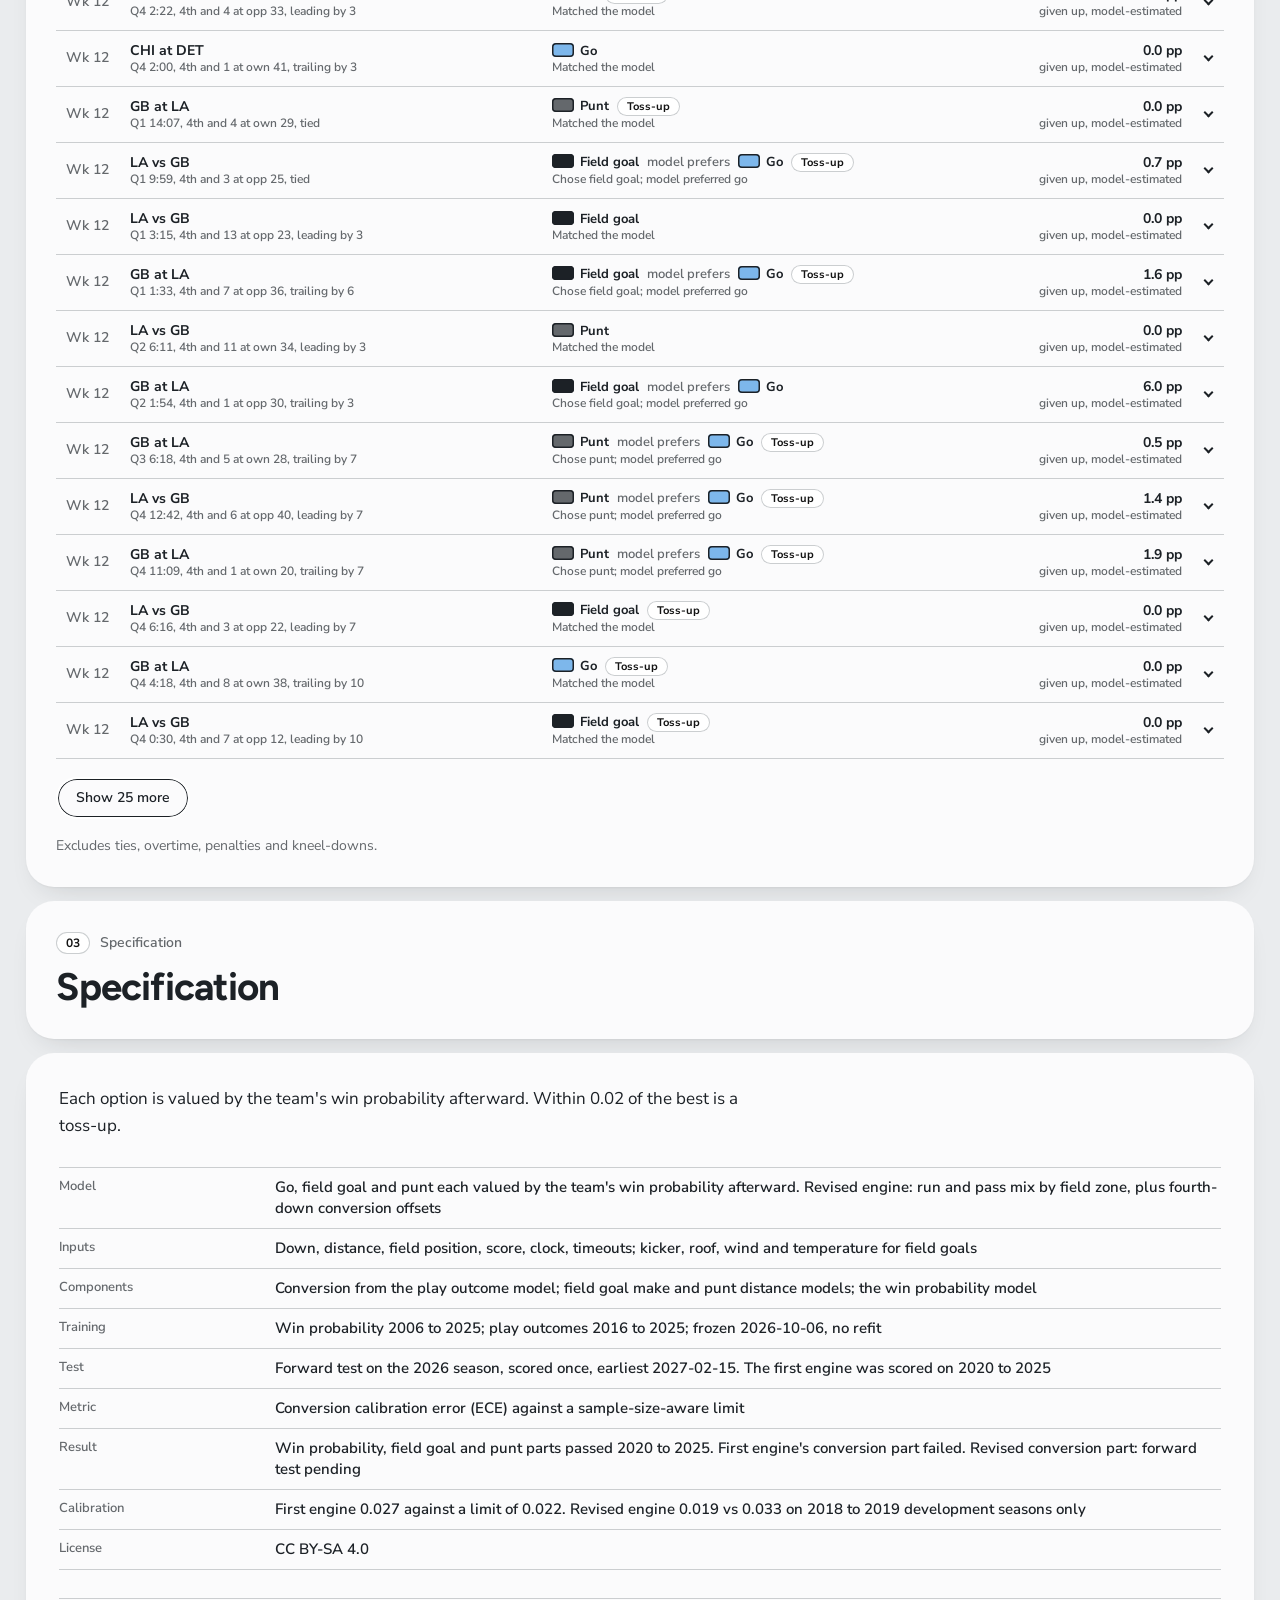
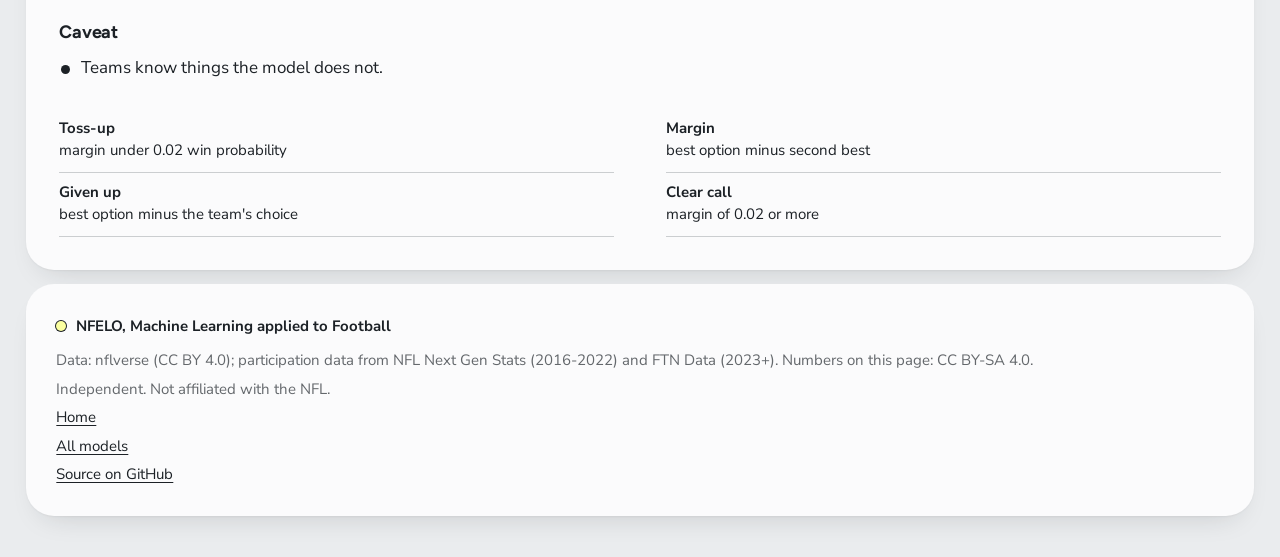
<file: site/fourth.html>
<!doctype html>
<html lang="en">
<head>
<meta charset="utf-8">
<meta name="viewport" content="width=device-width, initial-scale=1">
<meta name="theme-color" content="#eaecee">
<title>NFELO: fourth downs</title>
<meta name="description" content="A model-estimated fourth-down decision map (go, field goal or punt) and how 2026 teams compare, with the status of its forward test.">
<link rel="icon" href="data:,">
<link rel="preconnect" href="https://fonts.googleapis.com">
<link rel="preconnect" href="https://fonts.gstatic.com" crossorigin>
<link rel="stylesheet" href="https://fonts.googleapis.com/css2?family=Figtree:wght@400;600;700&family=Nunito+Sans:wght@400;600;700&display=swap">
<link rel="stylesheet" href="brand.css">
<link rel="stylesheet" href="styles.css">
<script src="common.js" defer></script>
<script src="fourth.js" defer></script>
</head>
<body class="mp mp-fourth">
<a class="skip" href="#chart">Skip to the decision chart</a>

<nav class="nav" aria-label="Sections">
  <a class="nav-mark" href="index.html" aria-label="NFELO, back to the home page">NFELO</a>
  <span class="nav-tag">Machine Learning applied to Football</span>
  <ul class="nav-links">
    <li><a href="index.html">Home</a></li>
    <li><a href="elo.html">Elo</a></li>
    <li><a href="plays.html">Plays</a></li>
    <li><a href="winprob.html">Win prob</a></li>
    <li><a href="fourth.html" aria-current="page">Fourth down</a></li>
    <li><a href="playcalling.html">Play calling</a></li>
    <li><a href="models.html">Models</a></li>
  </ul>
</nav>

<header class="hero page" id="top">
  <div class="wrap">
    <div class="board hero-board">
      <section class="tile-m hero-art pat-terrain" aria-labelledby="page-title">
        <div class="plate hero-plate">
          <p class="page-kicker">NFELO &rarr; Models &rarr; Fourth downs</p>
          <h1 class="page-title" id="page-title">Fourth <span class="hl">downs</span></h1>
          <p class="hero-line" id="hero-line">Loading results</p>
          <p class="hero-deck" id="hero-deck">Go, kick or punt: the best option by yard line and distance.</p>
          <p class="tagline"><span class="b-tag">Machine Learning applied to Football</span></p>
        </div>
      </section>
      <a class="b-primary" href="#chart"><span class="b-primary__n" aria-hidden="true">01</span><span class="b-primary__go" aria-hidden="true">&darr;</span><span class="b-primary__label">Open the decision chart</span></a>
      <div class="tiles" id="tiles" aria-label="Headline numbers"></div>
    </div>
  </div>
</header>

<main>
  <section class="sec" id="chart" aria-labelledby="chart-h" tabindex="-1">
  <div class="wrap">
  <div class="board sec-board">
  <header class="sec-head tile-m">
    <div class="sec-copy">
      <p class="kicker"><span class="kn">01</span><span class="kt">Decision chart</span></p>
      <h2 class="headline" id="chart-h">Decision chart</h2>
    </div>
  </header>
<div id="chart-body" class="tile-m tile-stage body" aria-busy="true"><p class="note">Loading</p></div>
  </div>
  </div>
  </section>
  <section class="sec" id="ytd" aria-labelledby="ytd-h" tabindex="-1">
  <div class="wrap">
  <div class="board sec-board">
  <header class="sec-head tile-m">
    <div class="sec-copy">
      <p class="kicker"><span class="kn">02</span><span class="kt">2026 so far</span></p>
      <h2 class="headline" id="ytd-h">2026 so far</h2>
      <p class="deck">Each fourth down this season against the model's pick.</p>
    </div>
  </header>
<div id="ytd-body" class="tile-m body" aria-busy="true"><p class="note">Loading</p></div>
  </div>
  </div>
  </section>
  <section class="sec" id="how" aria-labelledby="how-h" tabindex="-1">
  <div class="wrap">
  <div class="board sec-board">
  <header class="sec-head tile-m">
    <div class="sec-copy">
      <p class="kicker"><span class="kn">03</span><span class="kt">Specification</span></p>
      <h2 class="headline" id="how-h">Specification</h2>
    </div>
  </header>
<div class="method how">
      <div>
        <p>Each option is valued by the team's win probability afterward. Within 0.02 of the best is a toss-up.</p>
        <div id="how-dyn" class="how-dyn"></div>
      </div>
    </div>
  </div>
  </div>
  </section>
</main>

<footer class="wrap foot">
  <div class="board foot-board">
    <div class="tile-m foot-links">
      <p class="foot-dot"><i aria-hidden="true"></i>NFELO, Machine Learning applied to Football</p>
      <p id="credit">Data: nflverse (CC BY 4.0); participation data from NFL Next Gen Stats (2016-2022) and FTN Data (2023+). Numbers on this page: CC BY-SA 4.0.</p>
      <p>Independent. Not affiliated with the NFL.</p>
      <p><a href="index.html">Home</a></p>
      <p><a href="models.html">All models</a></p>
      <p><a href="https://github.com/walk-the-program/NFLELO">Source on GitHub</a></p>
    </div>
  </div>
</footer>

<div id="tip" class="tip" role="presentation" hidden></div>
<div id="live" class="sr" aria-live="polite"></div>
</body>
</html>
</file>
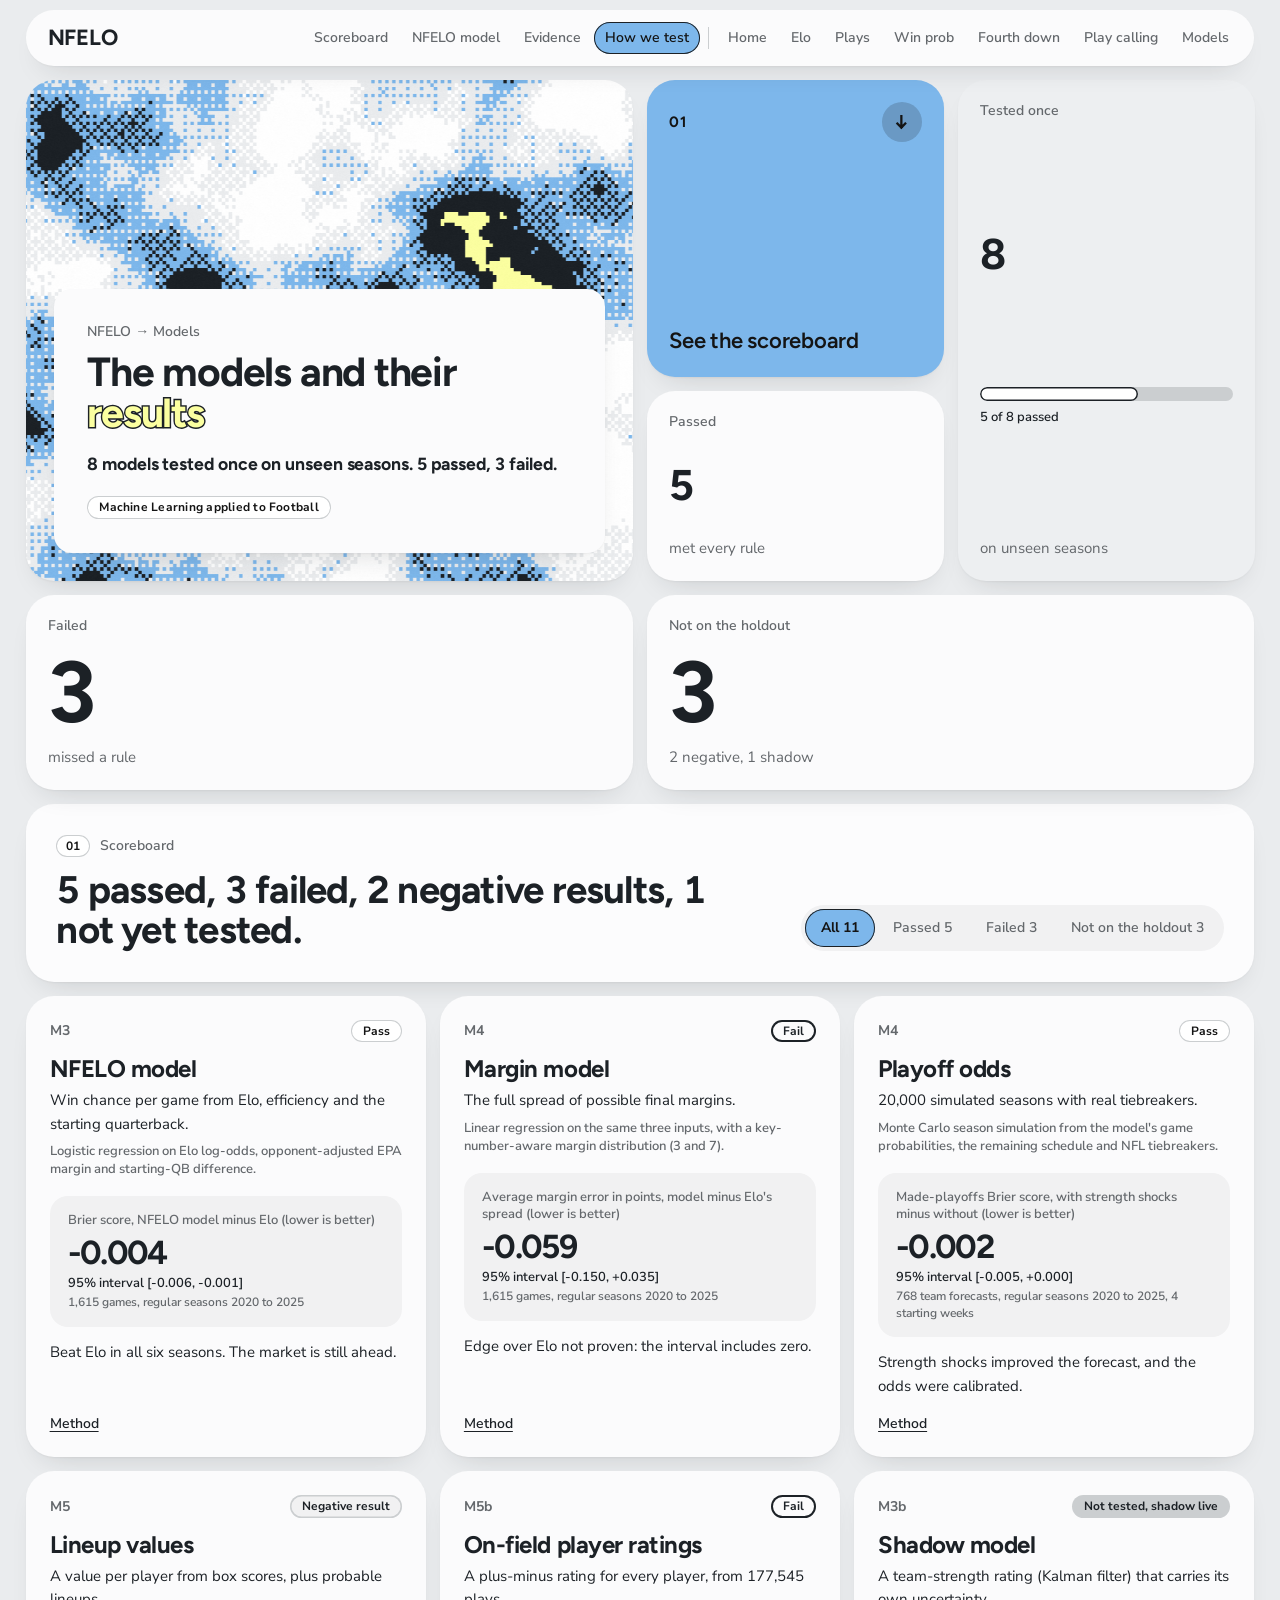
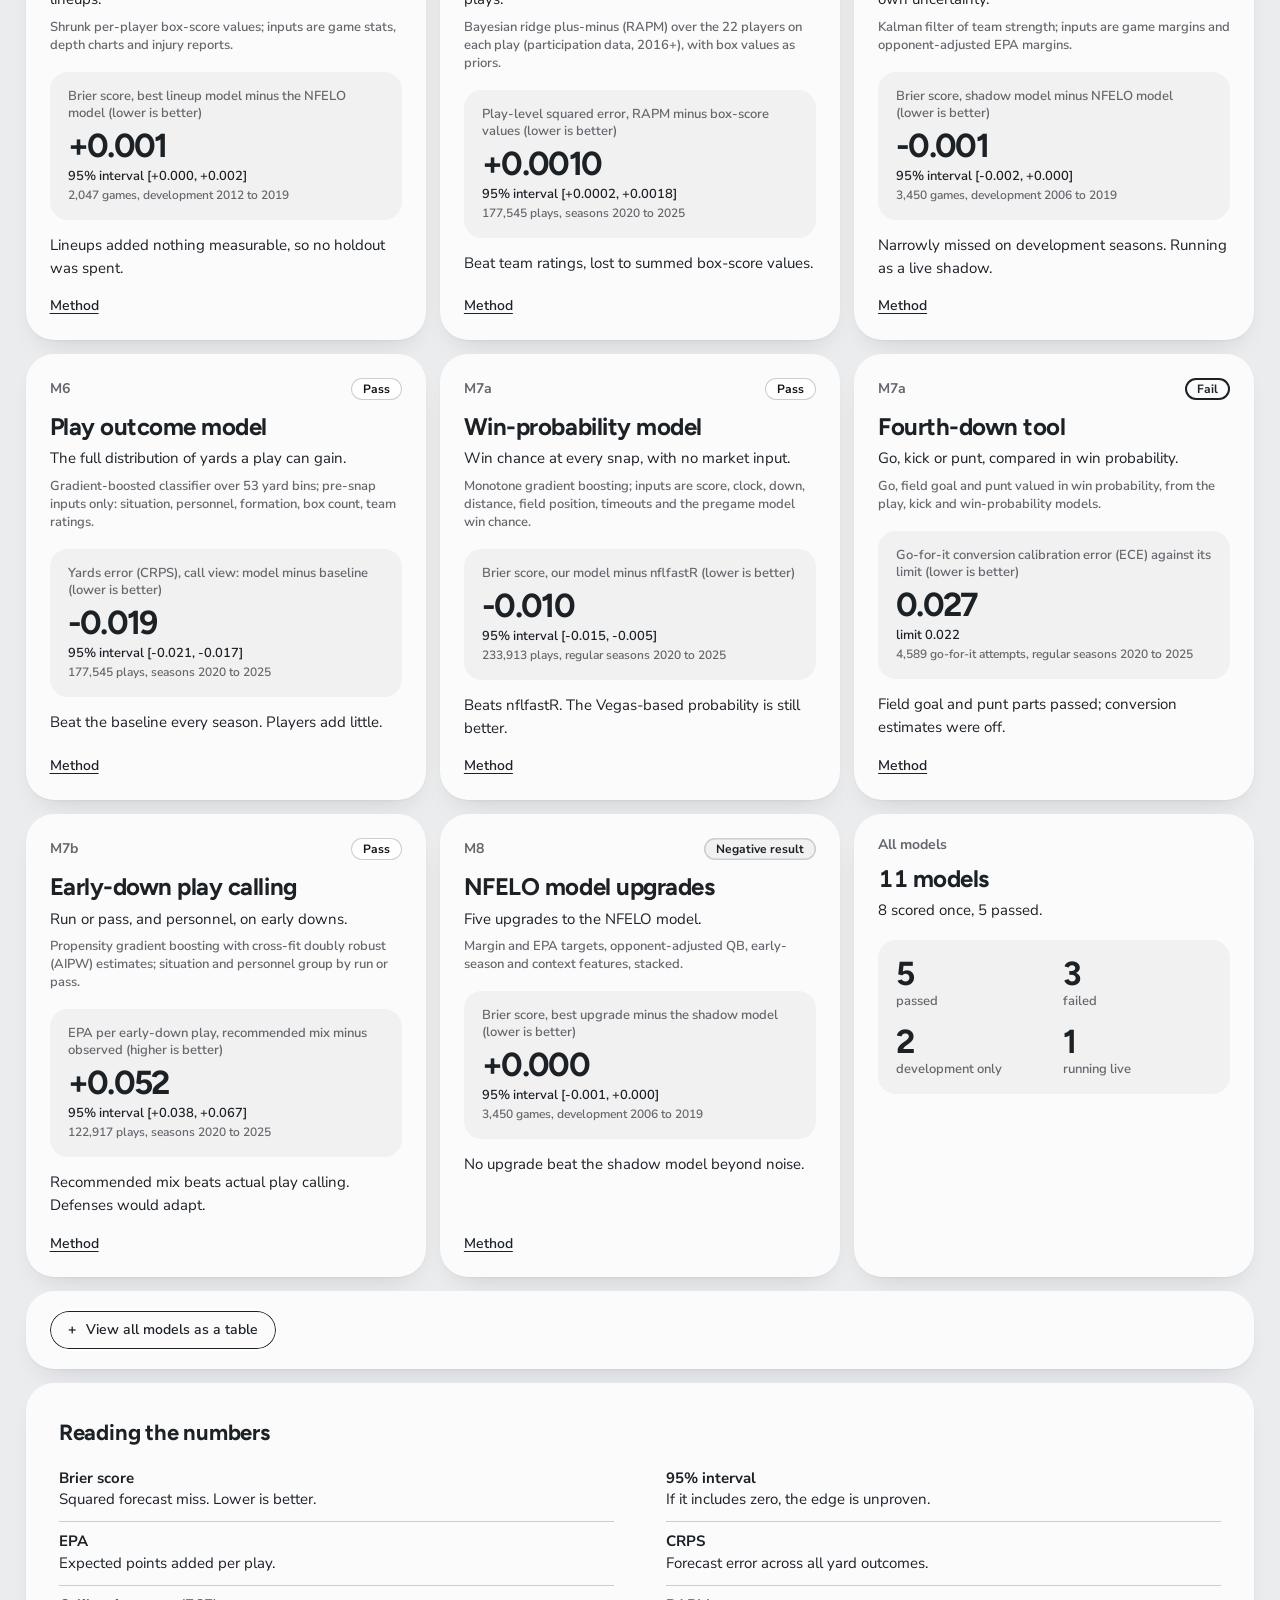
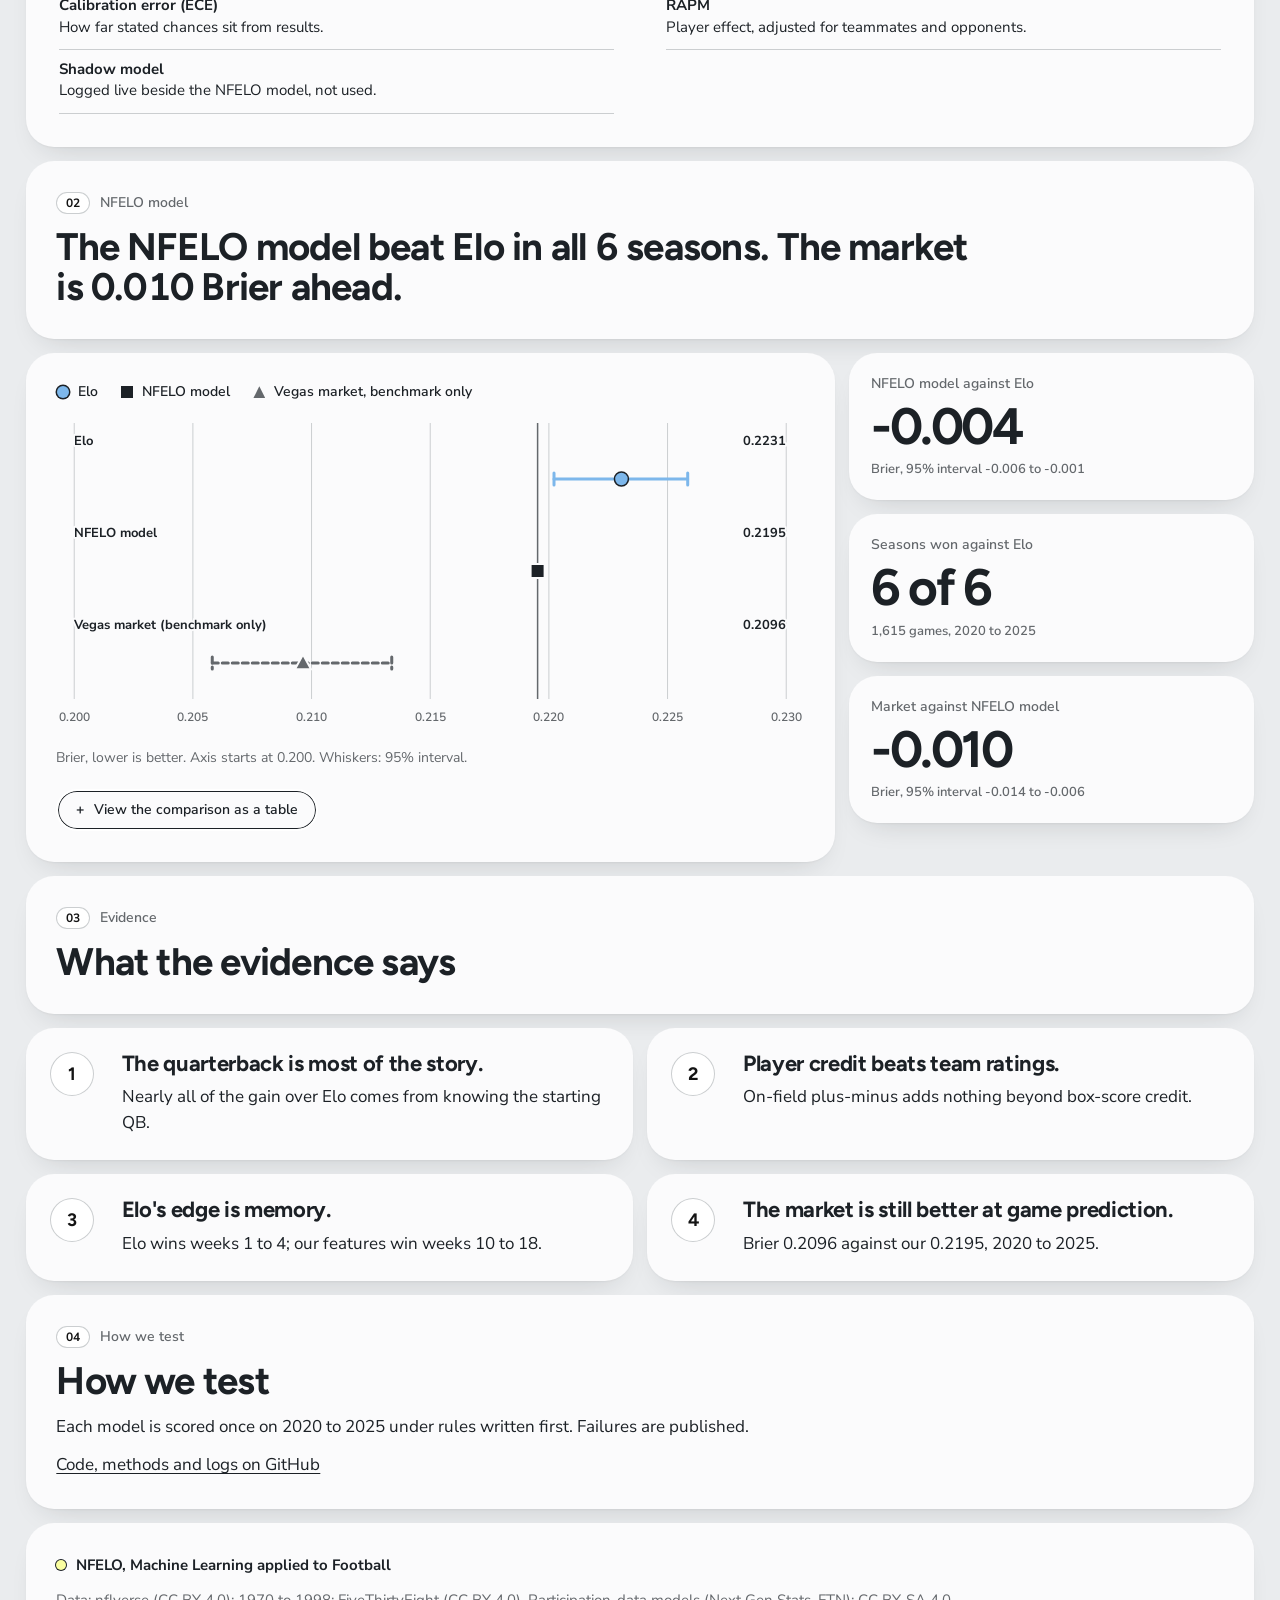
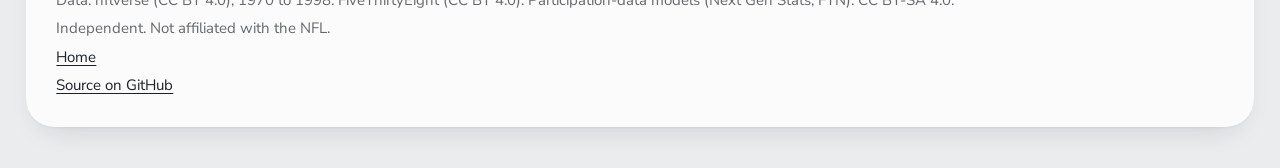
<file: site/models.html>
<!doctype html>
<html lang="en">
<head>
<meta charset="utf-8">
<meta name="viewport" content="width=device-width, initial-scale=1">
<meta name="theme-color" content="#eaecee">
<title>NFELO: the models and their results</title>
<meta name="description" content="Every NFELO model and its result on seasons it never saw, failures included.">
<link rel="icon" href="data:,">
<link rel="preconnect" href="https://fonts.googleapis.com">
<link rel="preconnect" href="https://fonts.gstatic.com" crossorigin>
<link rel="stylesheet" href="https://fonts.googleapis.com/css2?family=Figtree:wght@400;600;700&family=Nunito+Sans:wght@400;600;700&display=swap">
<link rel="stylesheet" href="brand.css">
<link rel="stylesheet" href="styles.css">
<script src="common.js" defer></script>
<script src="models.js" defer></script>
</head>
<body class="pg-models">
<a class="skip" href="#scoreboard">Skip to the scoreboard</a>

<nav class="nav" aria-label="Sections">
  <a class="nav-mark" href="index.html" aria-label="NFELO, back to the home page">NFELO</a>
  <span class="nav-tag">Machine Learning applied to Football</span>
  <ul class="nav-links">
    <li><a href="#scoreboard">Scoreboard</a></li>
    <li><a href="#holdout">NFELO model</a></li>
    <li><a href="#evidence">Evidence</a></li>
    <li><a href="#how">How we test</a></li>
    <li class="nav-sep" aria-hidden="true"></li>
    <li><a href="index.html">Home</a></li>
    <li><a href="elo.html">Elo</a></li>
    <li><a href="plays.html">Plays</a></li>
    <li><a href="winprob.html">Win prob</a></li>
    <li><a href="fourth.html">Fourth down</a></li>
    <li><a href="playcalling.html">Play calling</a></li>
    <li><a href="models.html">Models</a></li>
  </ul>
</nav>

<header class="hero page" id="top">
  <div class="wrap">
    <div class="board hero-board">
      <section class="tile-m hero-art pat-terrain" aria-labelledby="page-title">
        <div class="plate hero-plate">
          <p class="page-kicker">NFELO &rarr; Models</p>
          <h1 class="page-title long" id="page-title">The models and their <span class="hl">results</span></h1>
          <p class="hero-line" id="hero-line">Loading results</p>
          <p class="tagline"><span class="b-tag">Machine Learning applied to Football</span></p>
        </div>
      </section>
      <a class="b-primary" href="#scoreboard"><span class="b-primary__n" aria-hidden="true">01</span><span class="b-primary__go" aria-hidden="true">&darr;</span><span class="b-primary__label">See the scoreboard</span></a>
      <div class="tiles" id="tiles" aria-label="Headline numbers"></div>
    </div>
  </div>
</header>

<main>
  <section class="sec" id="scoreboard" aria-labelledby="scoreboard-h" tabindex="-1">
  <div class="wrap">
  <div class="board sec-board">
  <header class="sec-head tile-m tile-stage">
    <div class="sec-copy">
      <p class="kicker"><span class="kn">01</span><span class="kt">Scoreboard</span></p>
      <h2 class="headline" id="scoreboard-h">Scoreboard</h2>
    </div>
    <div class="sec-ctl"><div class="b-seg" id="model-filters" role="group" aria-label="Filter the models"></div></div>
  </header>
<div id="scoreboard-body" class="body loose" aria-busy="true"><p class="note">Loading</p></div>
  </div>
  </div>
  </section>

  <section class="sec" id="holdout" aria-labelledby="holdout-h" tabindex="-1">
  <div class="wrap">
  <div class="board sec-board">
  <header class="sec-head tile-m">
    <div class="sec-copy">
      <p class="kicker"><span class="kn">02</span><span class="kt">NFELO model</span></p>
      <h2 class="headline" id="holdout-h">NFELO model on the locked seasons</h2>
    </div>
  </header>
<div id="holdout-body" class="body loose" aria-busy="true"><p class="note">Loading</p></div>
  </div>
  </div>
  </section>

  <section class="sec" id="evidence" aria-labelledby="evidence-h" tabindex="-1">
  <div class="wrap">
  <div class="board sec-board">
  <header class="sec-head tile-m">
    <div class="sec-copy">
      <p class="kicker"><span class="kn">03</span><span class="kt">Evidence</span></p>
      <h2 class="headline" id="evidence-h">What the evidence says</h2>
    </div>
  </header>
<div id="evidence-body" class="body loose" aria-busy="true"><p class="note">Loading</p></div>
  </div>
  </div>
  </section>

  <section class="sec" id="how" aria-labelledby="how-h" tabindex="-1">
  <div class="wrap">
  <div class="board sec-board">
  <header class="sec-head tile-m">
    <div class="sec-copy">
      <p class="kicker"><span class="kn">04</span><span class="kt">How we test</span></p>
      <h2 class="headline" id="how-h">How we test</h2>
      <p class="deck">Each model is scored once on 2020 to 2025 under rules written first. Failures are published.</p>
      <p class="deck"><a href="https://github.com/walk-the-program/NFLELO">Code, methods and logs on GitHub</a></p>
    </div>
  </header>
  </div>
  </div>
  </section>
</main>

<footer class="wrap foot">
  <div class="board foot-board">
    <div class="tile-m foot-links">
      <p class="foot-dot"><i aria-hidden="true"></i>NFELO, Machine Learning applied to Football</p>
      <p id="credit">Data: nflverse (CC BY 4.0); 1970 to 1998: FiveThirtyEight (CC BY 4.0). Participation-data models (Next Gen Stats, FTN): CC BY-SA 4.0.</p>
      <p>Independent. Not affiliated with the NFL.</p>
      <p><a href="index.html">Home</a></p>
      <p><a href="https://github.com/walk-the-program/NFLELO">Source on GitHub</a></p>
    </div>
  </div>
</footer>

<div id="tip" class="tip" role="presentation" hidden></div>
<div id="live" class="sr" aria-live="polite"></div>
</body>
</html>
</file>
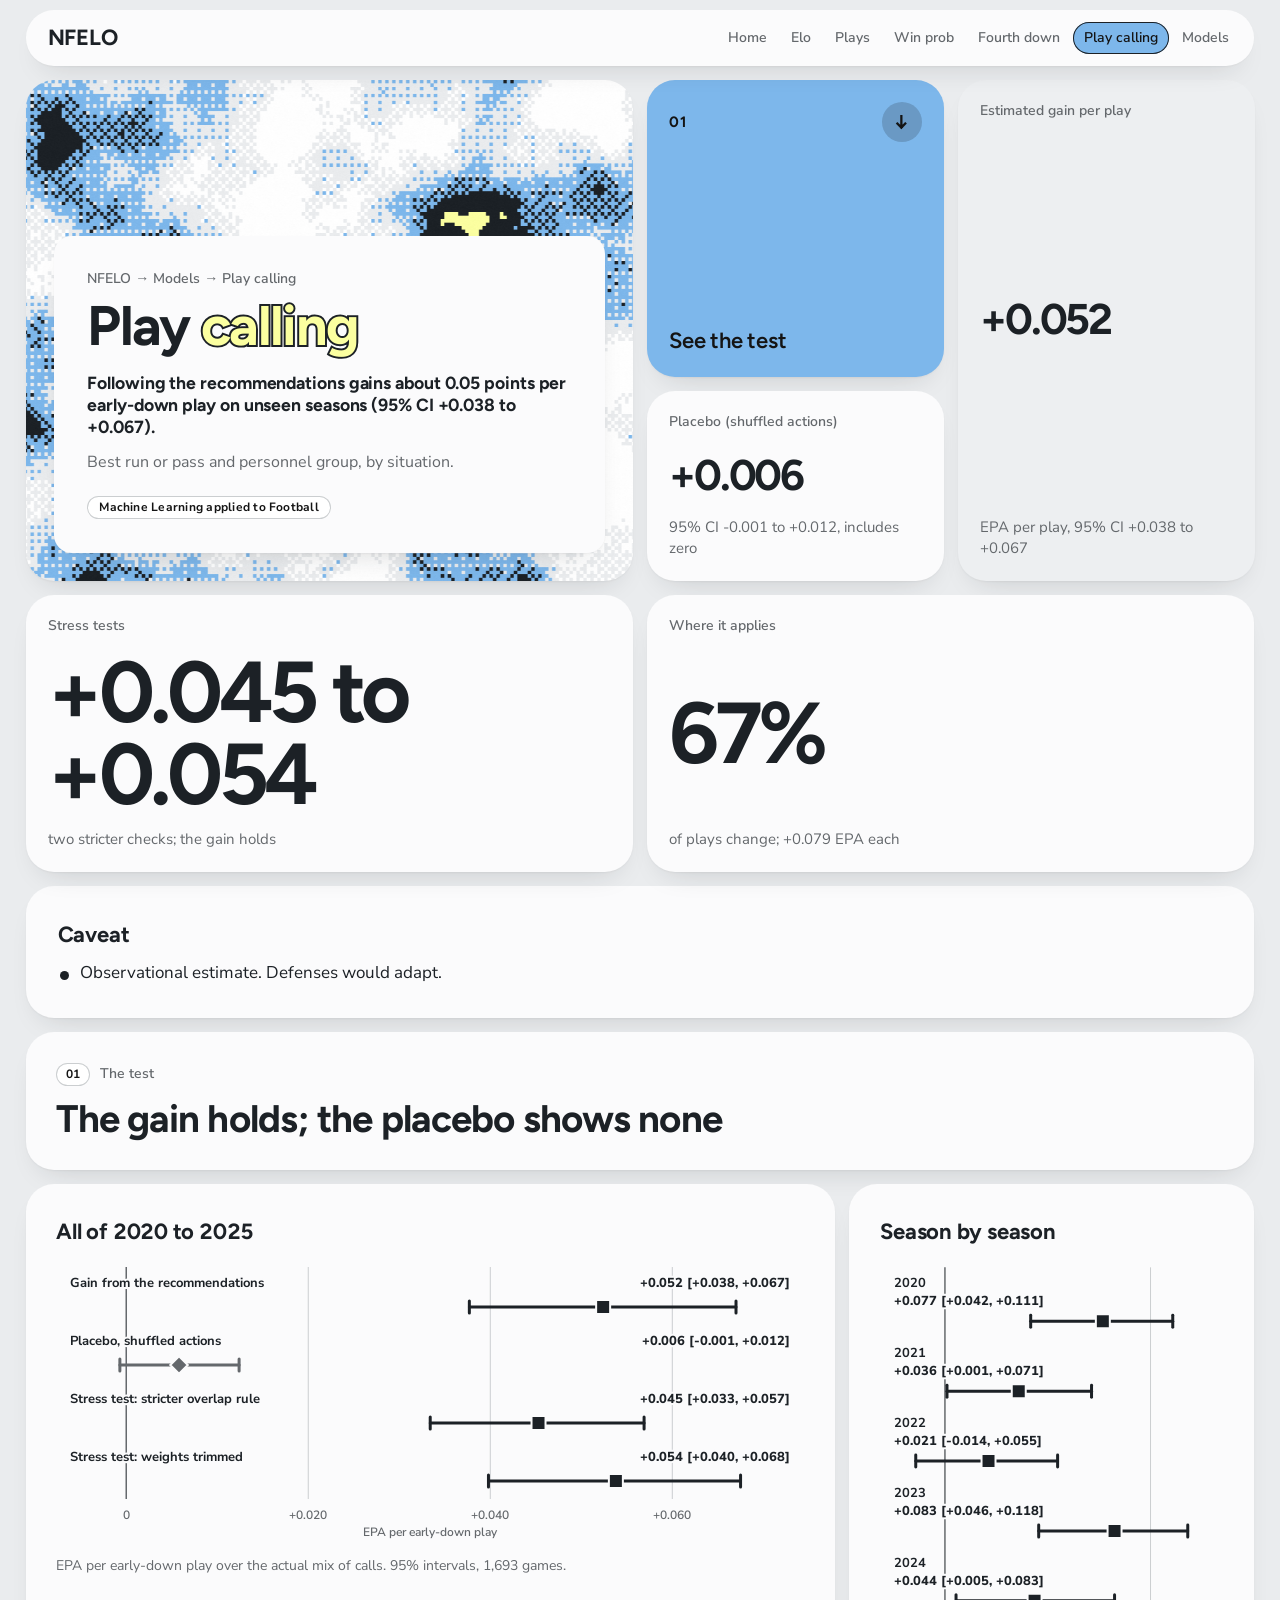
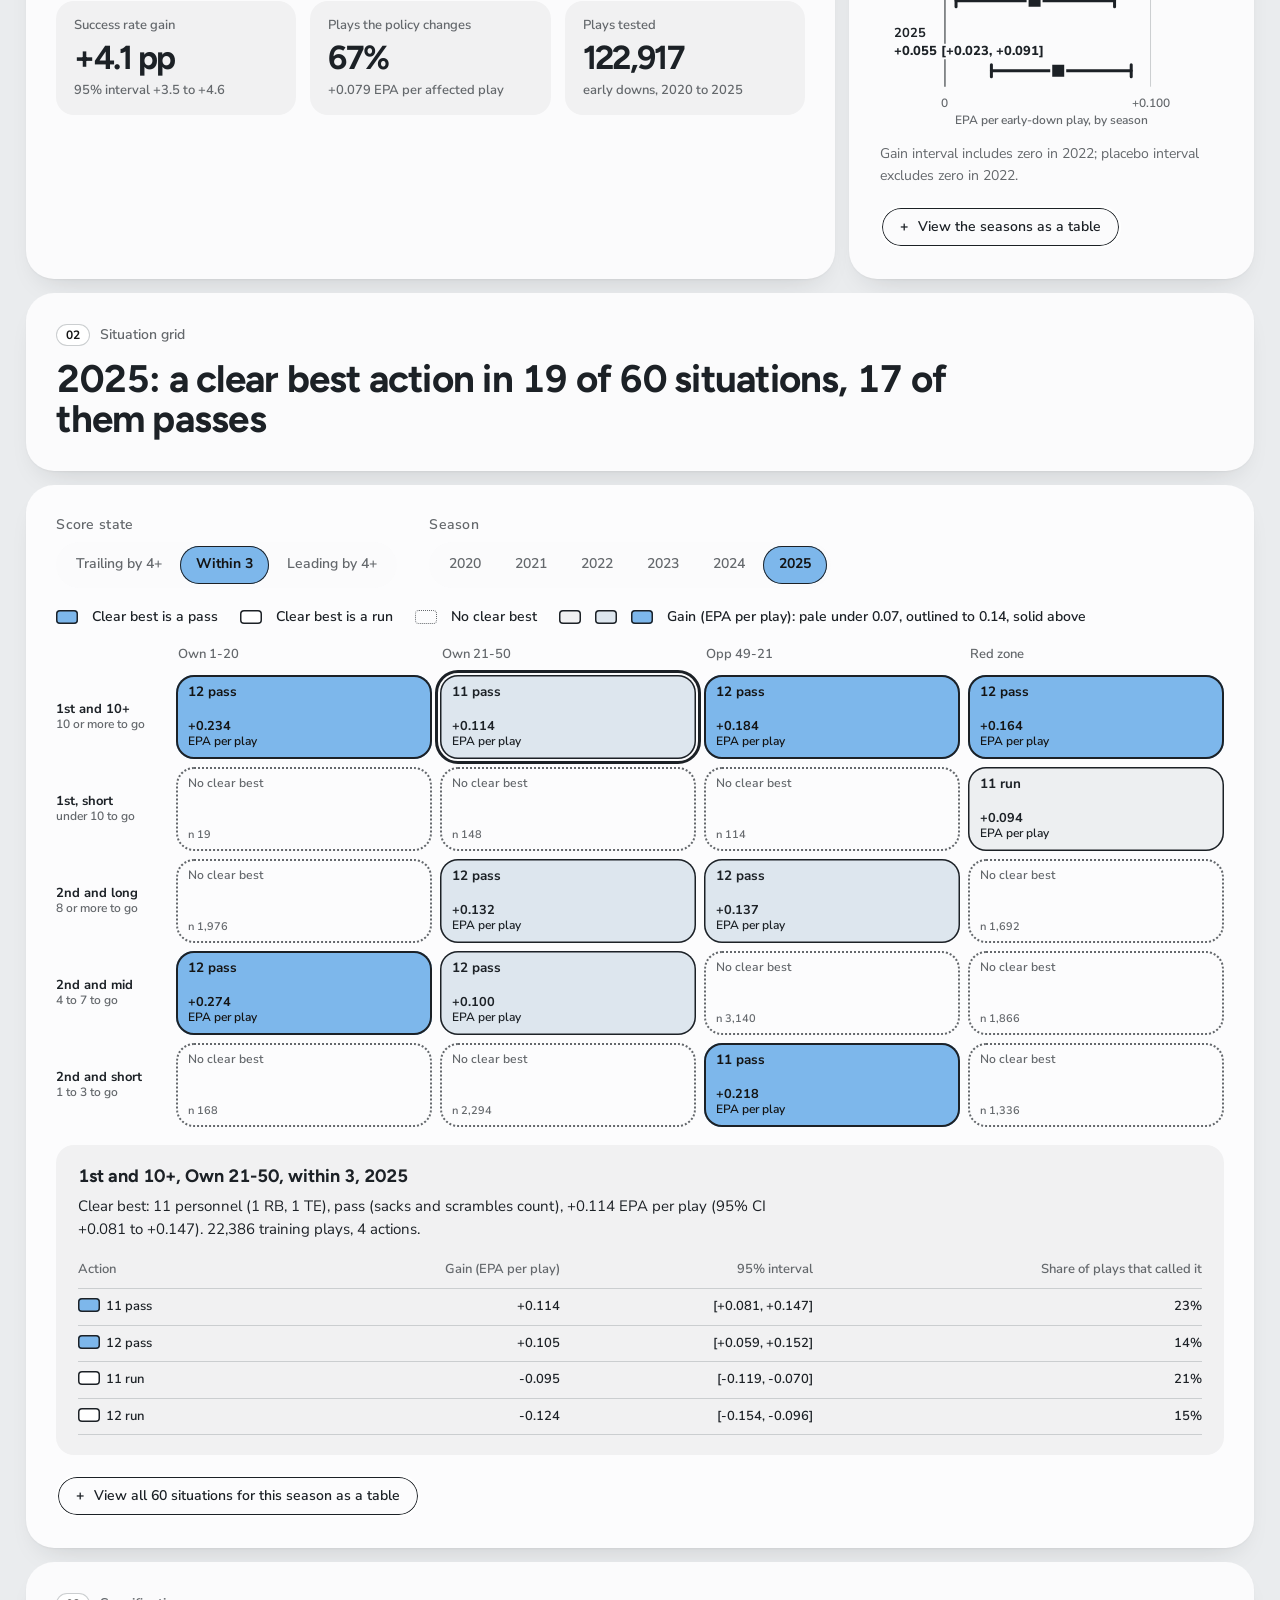
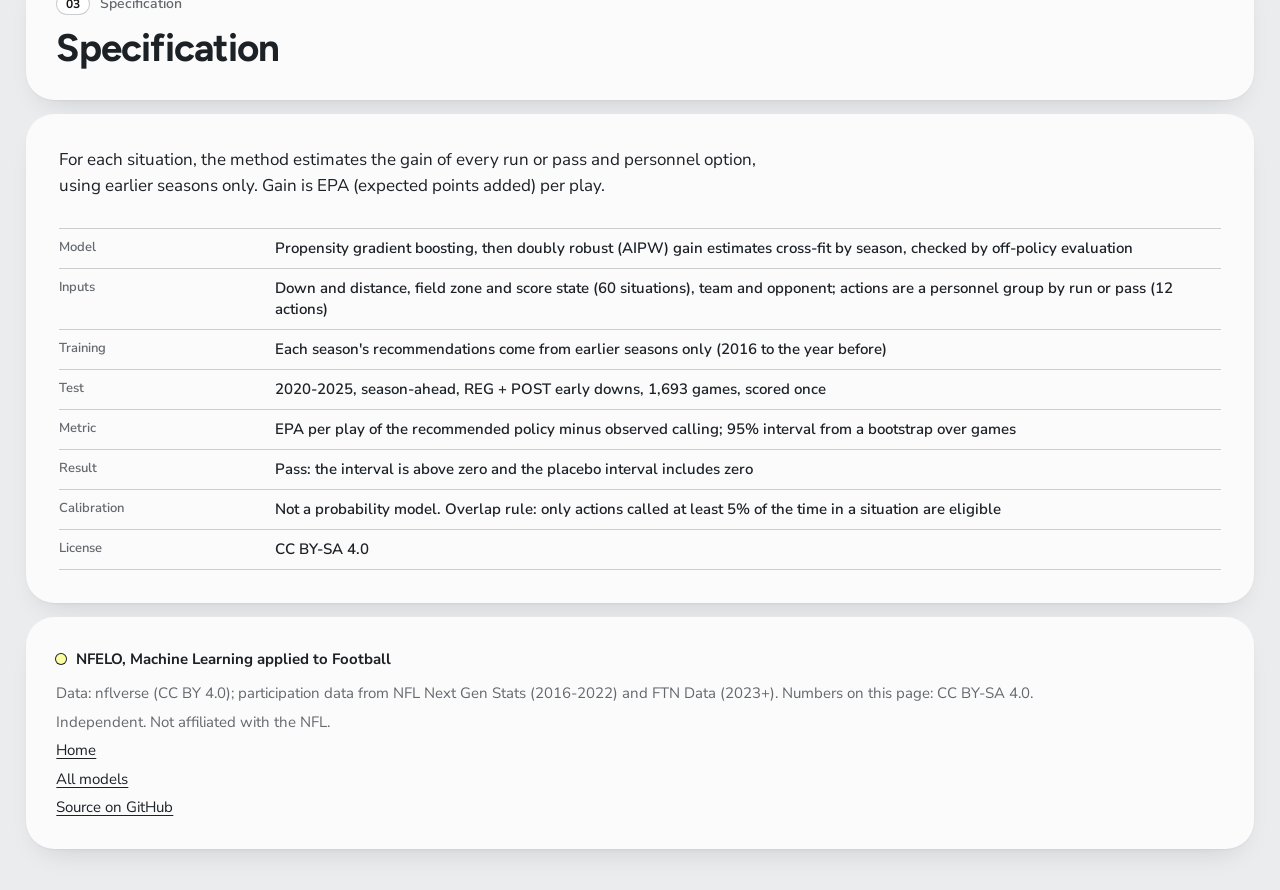
<file: site/playcalling.html>
<!doctype html>
<html lang="en">
<head>
<meta charset="utf-8">
<meta name="viewport" content="width=device-width, initial-scale=1">
<meta name="theme-color" content="#eaecee">
<title>NFELO: play calling</title>
<meta name="description" content="What early-down play type and personnel the data says gains the most EPA, tested on 2020 to 2025 seasons it never saw, with the caveats in plain words.">
<link rel="icon" href="data:,">
<link rel="preconnect" href="https://fonts.googleapis.com">
<link rel="preconnect" href="https://fonts.gstatic.com" crossorigin>
<link rel="stylesheet" href="https://fonts.googleapis.com/css2?family=Figtree:wght@400;600;700&family=Nunito+Sans:wght@400;600;700&display=swap">
<link rel="stylesheet" href="brand.css">
<link rel="stylesheet" href="styles.css">
<script src="common.js" defer></script>
<script src="playcalling.js" defer></script>
</head>
<body class="mp mp-playcalling">
<a class="skip" href="#caveats">Skip to the caveats</a>

<nav class="nav" aria-label="Sections">
  <a class="nav-mark" href="index.html" aria-label="NFELO, back to the home page">NFELO</a>
  <span class="nav-tag">Machine Learning applied to Football</span>
  <ul class="nav-links">
    <li><a href="index.html">Home</a></li>
    <li><a href="elo.html">Elo</a></li>
    <li><a href="plays.html">Plays</a></li>
    <li><a href="winprob.html">Win prob</a></li>
    <li><a href="fourth.html">Fourth down</a></li>
    <li><a href="playcalling.html" aria-current="page">Play calling</a></li>
    <li><a href="models.html">Models</a></li>
  </ul>
</nav>

<header class="hero page" id="top">
  <div class="wrap">
    <div class="board hero-board">
      <section class="tile-m hero-art pat-terrain" aria-labelledby="page-title">
        <div class="plate hero-plate">
          <p class="page-kicker">NFELO &rarr; Models &rarr; Play calling</p>
          <h1 class="page-title" id="page-title">Play <span class="hl">calling</span></h1>
          <p class="hero-line" id="hero-line">Loading results</p>
          <p class="hero-deck" id="hero-deck">Best run or pass and personnel group, by situation.</p>
          <p class="tagline"><span class="b-tag">Machine Learning applied to Football</span></p>
        </div>
      </section>
      <a class="b-primary" href="#ope"><span class="b-primary__n" aria-hidden="true">01</span><span class="b-primary__go" aria-hidden="true">&darr;</span><span class="b-primary__label">See the test</span></a>
      <div class="tiles" id="tiles" aria-label="Headline numbers"></div>
    </div>
  </div>
</header>

<main>
  <section class="wrap caveat-wrap" id="caveats" aria-label="Caveats" tabindex="-1">
    <div id="caveats-body" aria-busy="true"></div>
  </section>
  <section class="sec" id="ope" aria-labelledby="ope-h" tabindex="-1">
  <div class="wrap">
  <div class="board sec-board">
  <header class="sec-head tile-m">
    <div class="sec-copy">
      <p class="kicker"><span class="kn">01</span><span class="kt">The test</span></p>
      <h2 class="headline" id="ope-h">The test</h2>
    </div>
  </header>
<div id="ope-body" class="body loose" aria-busy="true"><p class="note">Loading</p></div>
  </div>
  </div>
  </section>
  <section class="sec" id="cells" aria-labelledby="cells-h" tabindex="-1">
  <div class="wrap">
  <div class="board sec-board">
  <header class="sec-head tile-m">
    <div class="sec-copy">
      <p class="kicker"><span class="kn">02</span><span class="kt">Situation grid</span></p>
      <h2 class="headline" id="cells-h">Situation grid</h2>
    </div>
  </header>
<div id="cells-body" class="tile-m tile-stage body" aria-busy="true"><p class="note">Loading</p></div>
  </div>
  </div>
  </section>
  <section class="sec" id="how" aria-labelledby="how-h" tabindex="-1">
  <div class="wrap">
  <div class="board sec-board">
  <header class="sec-head tile-m">
    <div class="sec-copy">
      <p class="kicker"><span class="kn">03</span><span class="kt">Specification</span></p>
      <h2 class="headline" id="how-h">Specification</h2>
    </div>
  </header>
<div class="method how">
      <div>
        <p>For each situation, the method estimates the gain of every run or pass and personnel option, using earlier seasons only. Gain is EPA (expected points added) per play.</p>
        <div id="how-dyn" class="how-dyn"></div>
      </div>
    </div>
  </div>
  </div>
  </section>
</main>

<footer class="wrap foot">
  <div class="board foot-board">
    <div class="tile-m foot-links">
      <p class="foot-dot"><i aria-hidden="true"></i>NFELO, Machine Learning applied to Football</p>
      <p id="credit">Data: nflverse (CC BY 4.0); participation data from NFL Next Gen Stats (2016-2022) and FTN Data (2023+). Numbers on this page: CC BY-SA 4.0.</p>
      <p>Independent. Not affiliated with the NFL.</p>
      <p><a href="index.html">Home</a></p>
      <p><a href="models.html">All models</a></p>
      <p><a href="https://github.com/walk-the-program/NFLELO">Source on GitHub</a></p>
    </div>
  </div>
</footer>

<div id="tip" class="tip" role="presentation" hidden></div>
<div id="live" class="sr" aria-live="polite"></div>
</body>
</html>
</file>
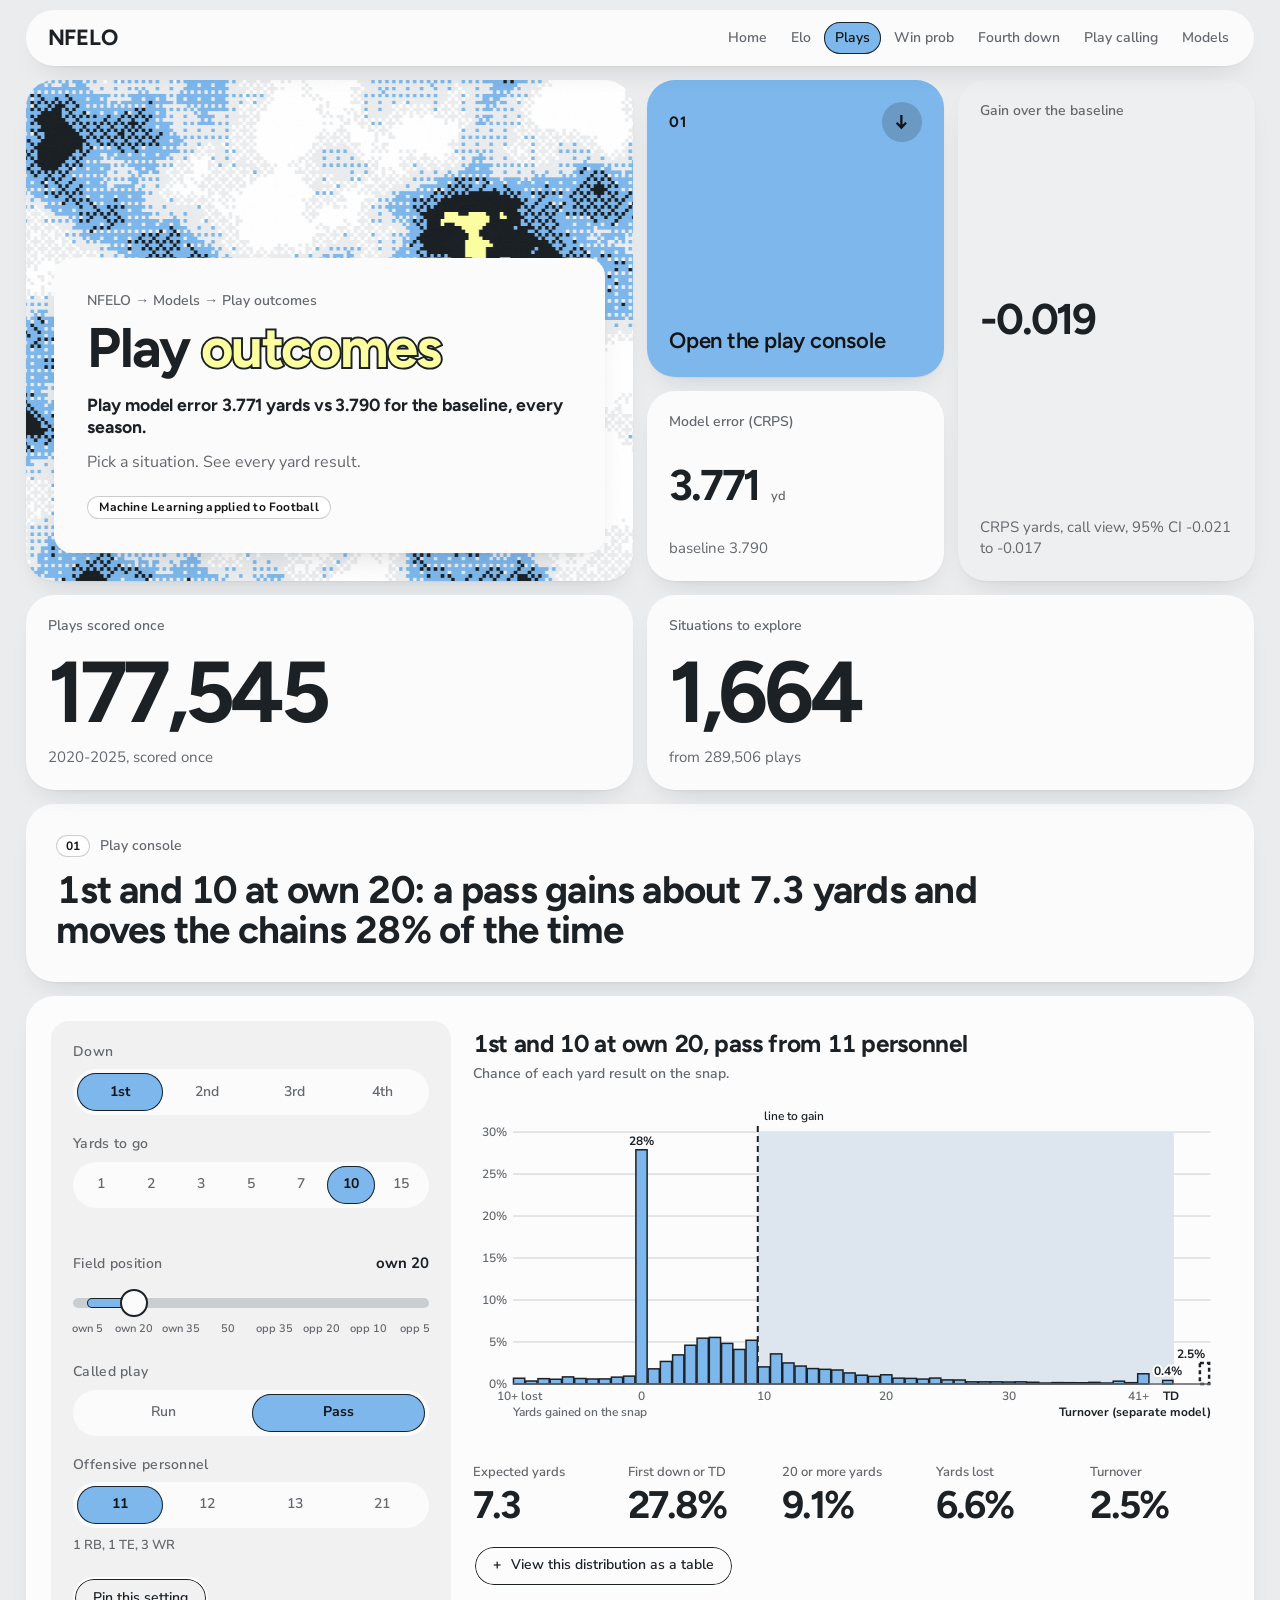
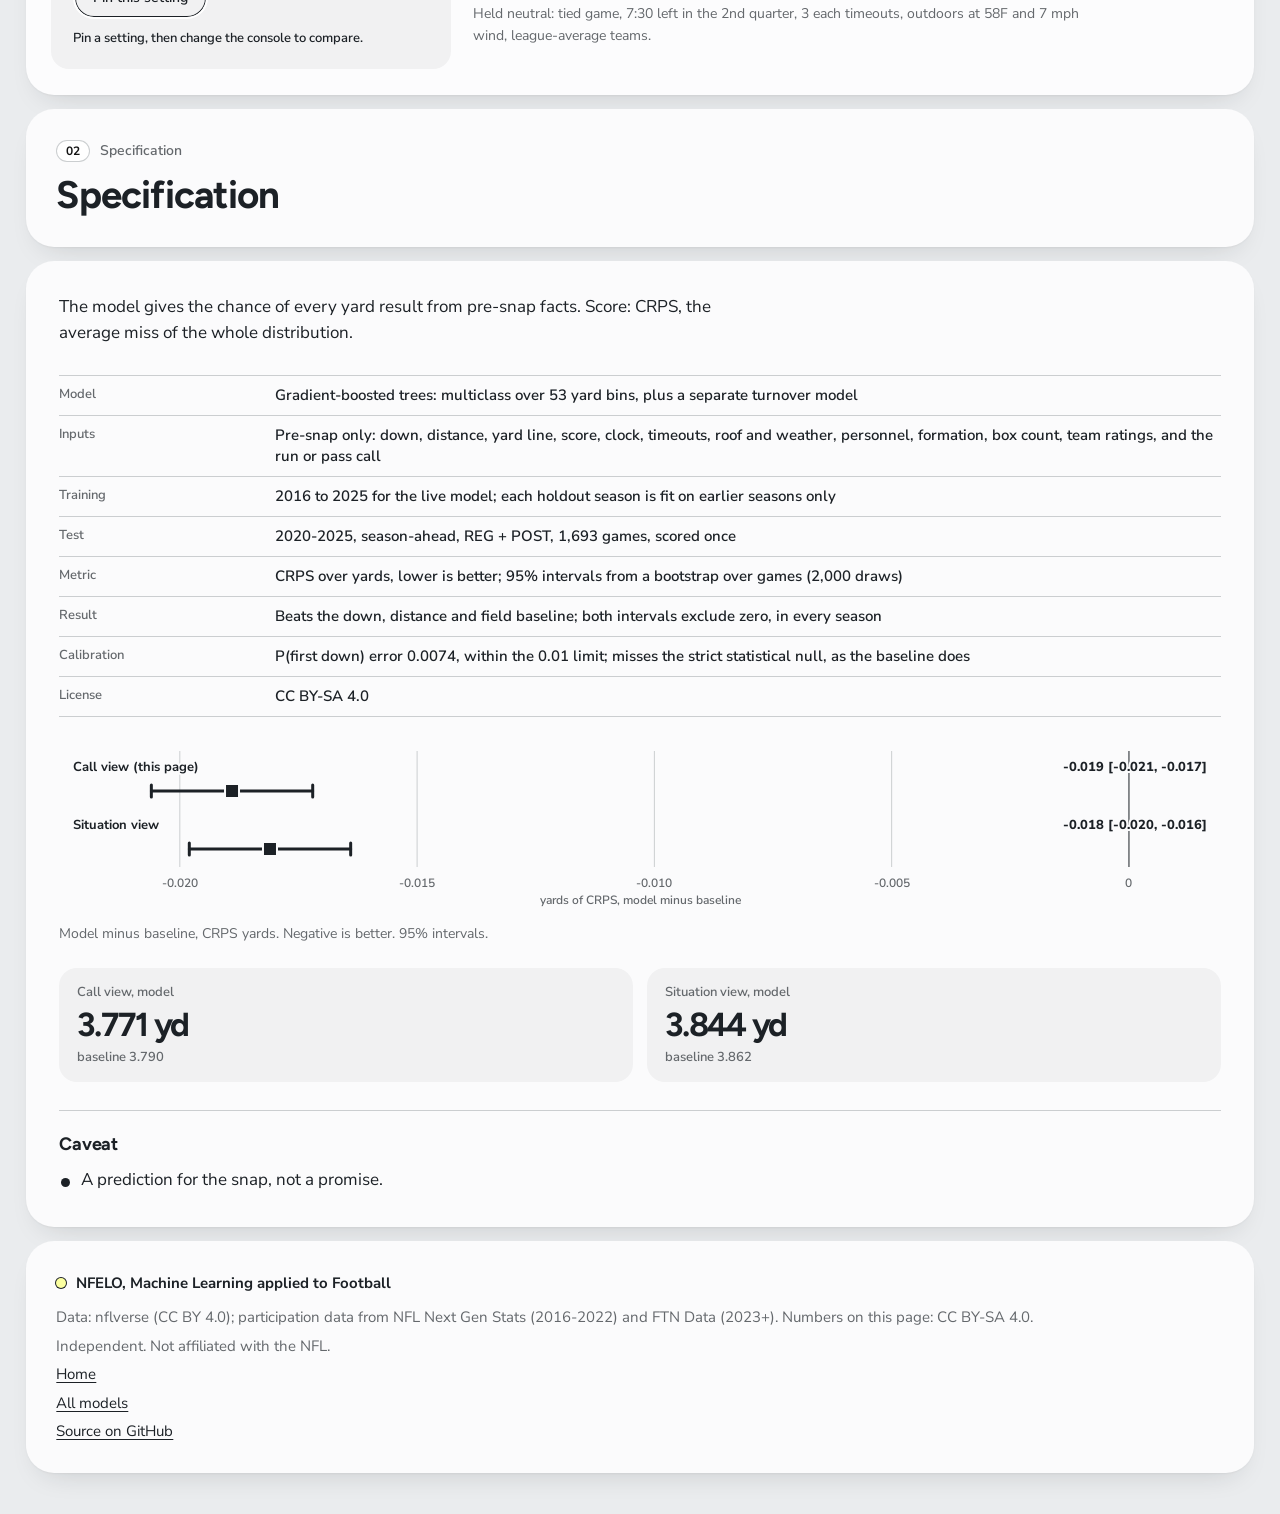
<file: site/plays.html>
<!doctype html>
<html lang="en">
<head>
<meta charset="utf-8">
<meta name="viewport" content="width=device-width, initial-scale=1">
<meta name="theme-color" content="#eaecee">
<title>NFELO: play outcomes</title>
<meta name="description" content="Pick a down, distance, field position, call and personnel group, and see the full yard distribution the NFELO play model predicts, with the test it passed.">
<link rel="icon" href="data:,">
<link rel="preconnect" href="https://fonts.googleapis.com">
<link rel="preconnect" href="https://fonts.gstatic.com" crossorigin>
<link rel="stylesheet" href="https://fonts.googleapis.com/css2?family=Figtree:wght@400;600;700&family=Nunito+Sans:wght@400;600;700&display=swap">
<link rel="stylesheet" href="brand.css">
<link rel="stylesheet" href="styles.css">
<script src="common.js" defer></script>
<script src="plays.js" defer></script>
</head>
<body class="mp mp-plays">
<a class="skip" href="#console">Skip to the play console</a>

<nav class="nav" aria-label="Sections">
  <a class="nav-mark" href="index.html" aria-label="NFELO, back to the home page">NFELO</a>
  <span class="nav-tag">Machine Learning applied to Football</span>
  <ul class="nav-links">
    <li><a href="index.html">Home</a></li>
    <li><a href="elo.html">Elo</a></li>
    <li><a href="plays.html" aria-current="page">Plays</a></li>
    <li><a href="winprob.html">Win prob</a></li>
    <li><a href="fourth.html">Fourth down</a></li>
    <li><a href="playcalling.html">Play calling</a></li>
    <li><a href="models.html">Models</a></li>
  </ul>
</nav>

<header class="hero page" id="top">
  <div class="wrap">
    <div class="board hero-board">
      <section class="tile-m hero-art pat-terrain" aria-labelledby="page-title">
        <div class="plate hero-plate">
          <p class="page-kicker">NFELO &rarr; Models &rarr; Play outcomes</p>
          <h1 class="page-title" id="page-title">Play <span class="hl">outcomes</span></h1>
          <p class="hero-line" id="hero-line">Loading results</p>
          <p class="hero-deck" id="hero-deck">Pick a situation. See every yard result.</p>
          <p class="tagline"><span class="b-tag">Machine Learning applied to Football</span></p>
        </div>
      </section>
      <a class="b-primary" href="#console"><span class="b-primary__n" aria-hidden="true">01</span><span class="b-primary__go" aria-hidden="true">&darr;</span><span class="b-primary__label">Open the play console</span></a>
      <div class="tiles" id="tiles" aria-label="Headline numbers"></div>
    </div>
  </div>
</header>

<main>
  <section class="sec" id="console" aria-labelledby="console-h" tabindex="-1">
  <div class="wrap">
  <div class="board sec-board">
  <header class="sec-head tile-m">
    <div class="sec-copy">
      <p class="kicker"><span class="kn">01</span><span class="kt">Play console</span></p>
      <h2 class="headline" id="console-h">Play console</h2>
    </div>
  </header>
<div id="console-body" class="body loose" aria-busy="true"><p class="note">Loading</p></div>
  </div>
  </div>
  </section>
  <section class="sec" id="how" aria-labelledby="how-h" tabindex="-1">
  <div class="wrap">
  <div class="board sec-board">
  <header class="sec-head tile-m">
    <div class="sec-copy">
      <p class="kicker"><span class="kn">02</span><span class="kt">Specification</span></p>
      <h2 class="headline" id="how-h">Specification</h2>
    </div>
  </header>
<div class="method how">
      <div>
        <p>The model gives the chance of every yard result from pre-snap facts. Score: CRPS, the average miss of the whole distribution.</p>
        <div id="how-dyn" class="how-dyn"></div>
      </div>
    </div>
  </div>
  </div>
  </section>
</main>

<footer class="wrap foot">
  <div class="board foot-board">
    <div class="tile-m foot-links">
      <p class="foot-dot"><i aria-hidden="true"></i>NFELO, Machine Learning applied to Football</p>
      <p id="credit">Data: nflverse (CC BY 4.0); participation data from NFL Next Gen Stats (2016-2022) and FTN Data (2023+). Numbers on this page: CC BY-SA 4.0.</p>
      <p>Independent. Not affiliated with the NFL.</p>
      <p><a href="index.html">Home</a></p>
      <p><a href="models.html">All models</a></p>
      <p><a href="https://github.com/walk-the-program/NFLELO">Source on GitHub</a></p>
    </div>
  </div>
</footer>

<div id="tip" class="tip" role="presentation" hidden></div>
<div id="live" class="sr" aria-live="polite"></div>
</body>
</html>
</file>
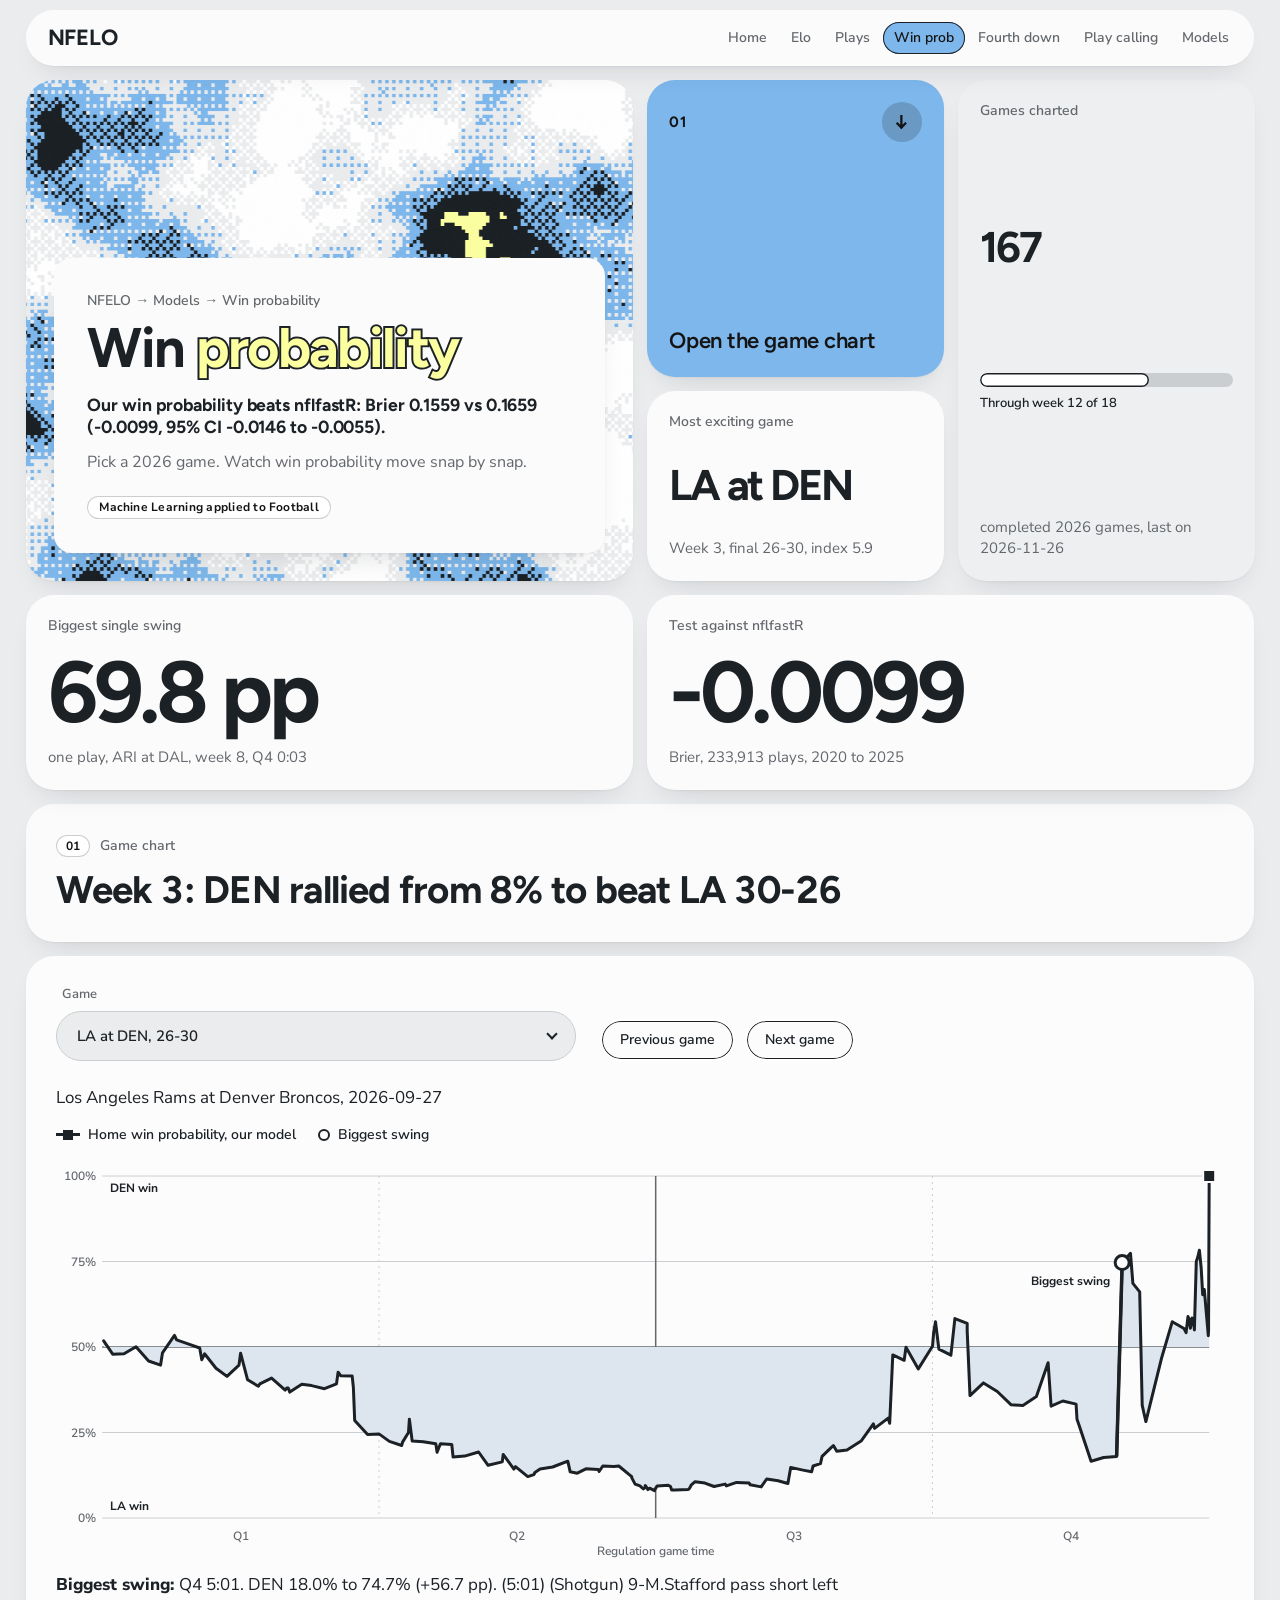
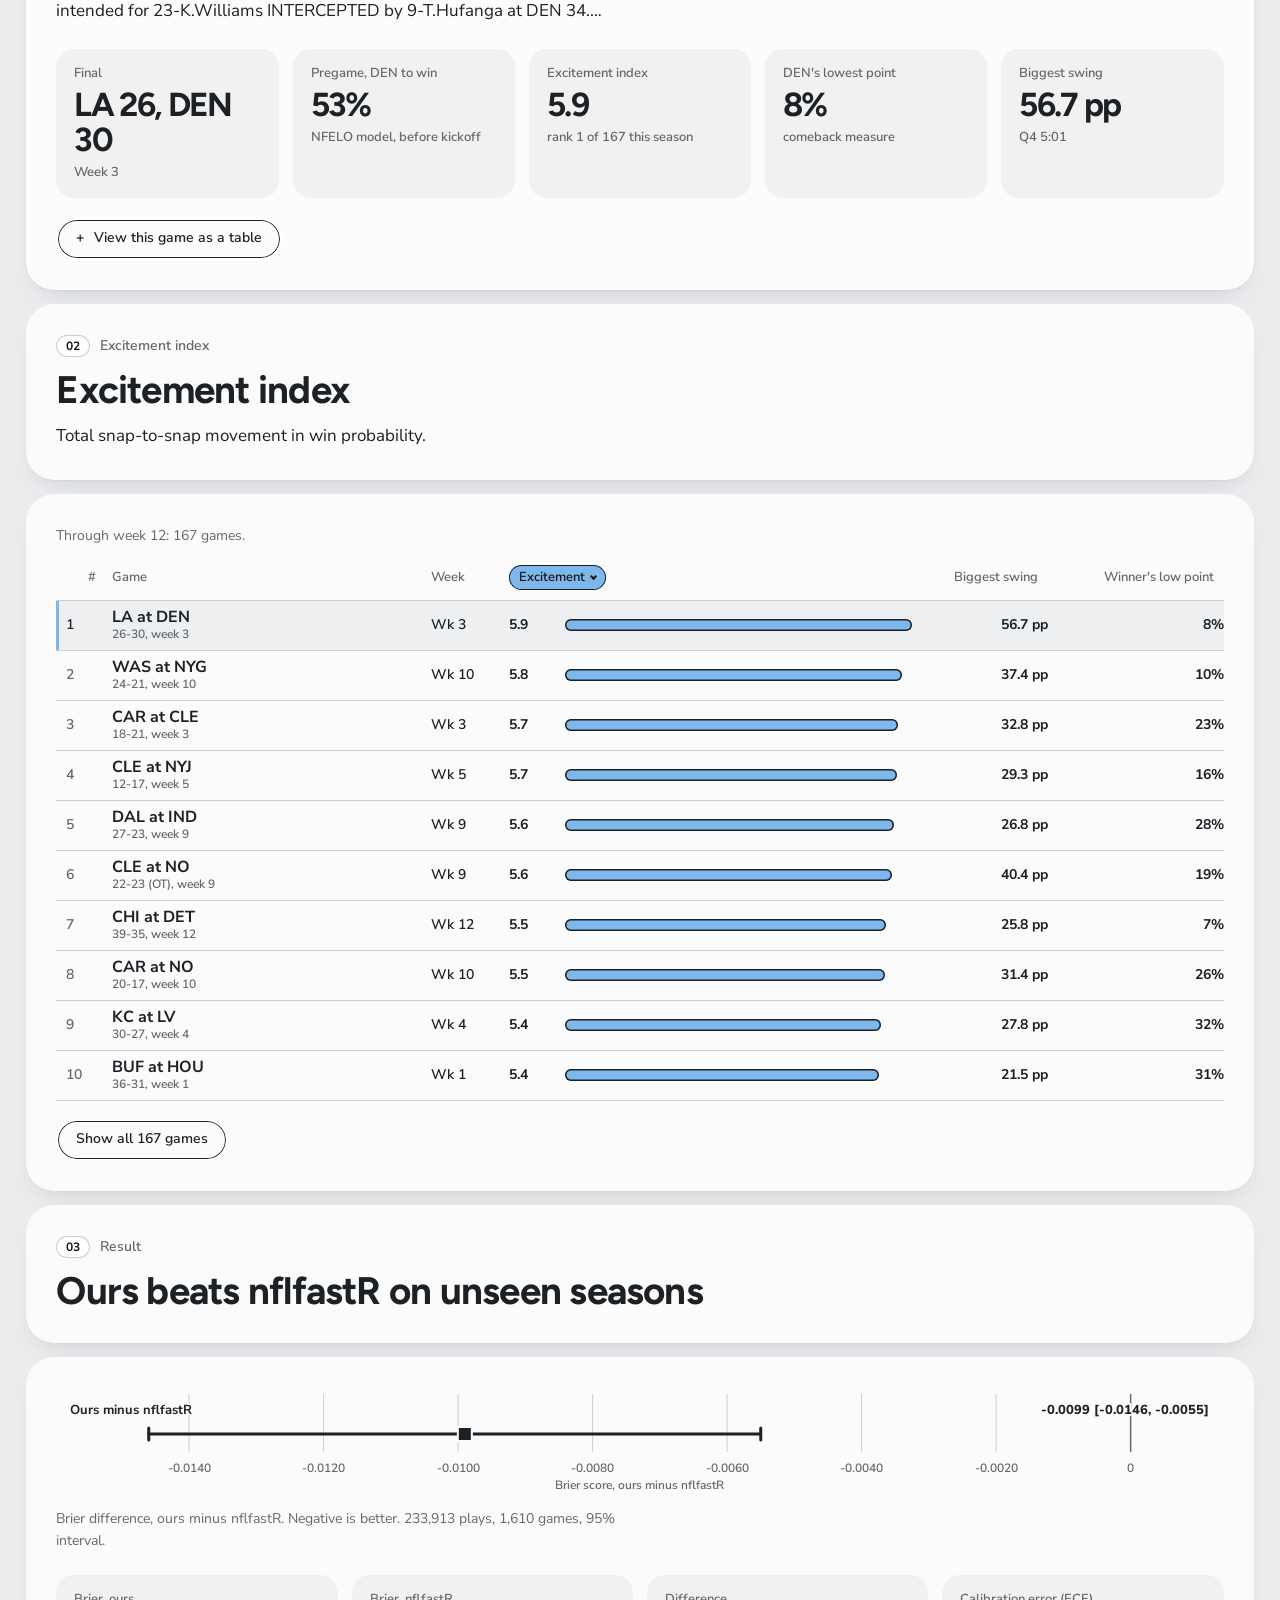
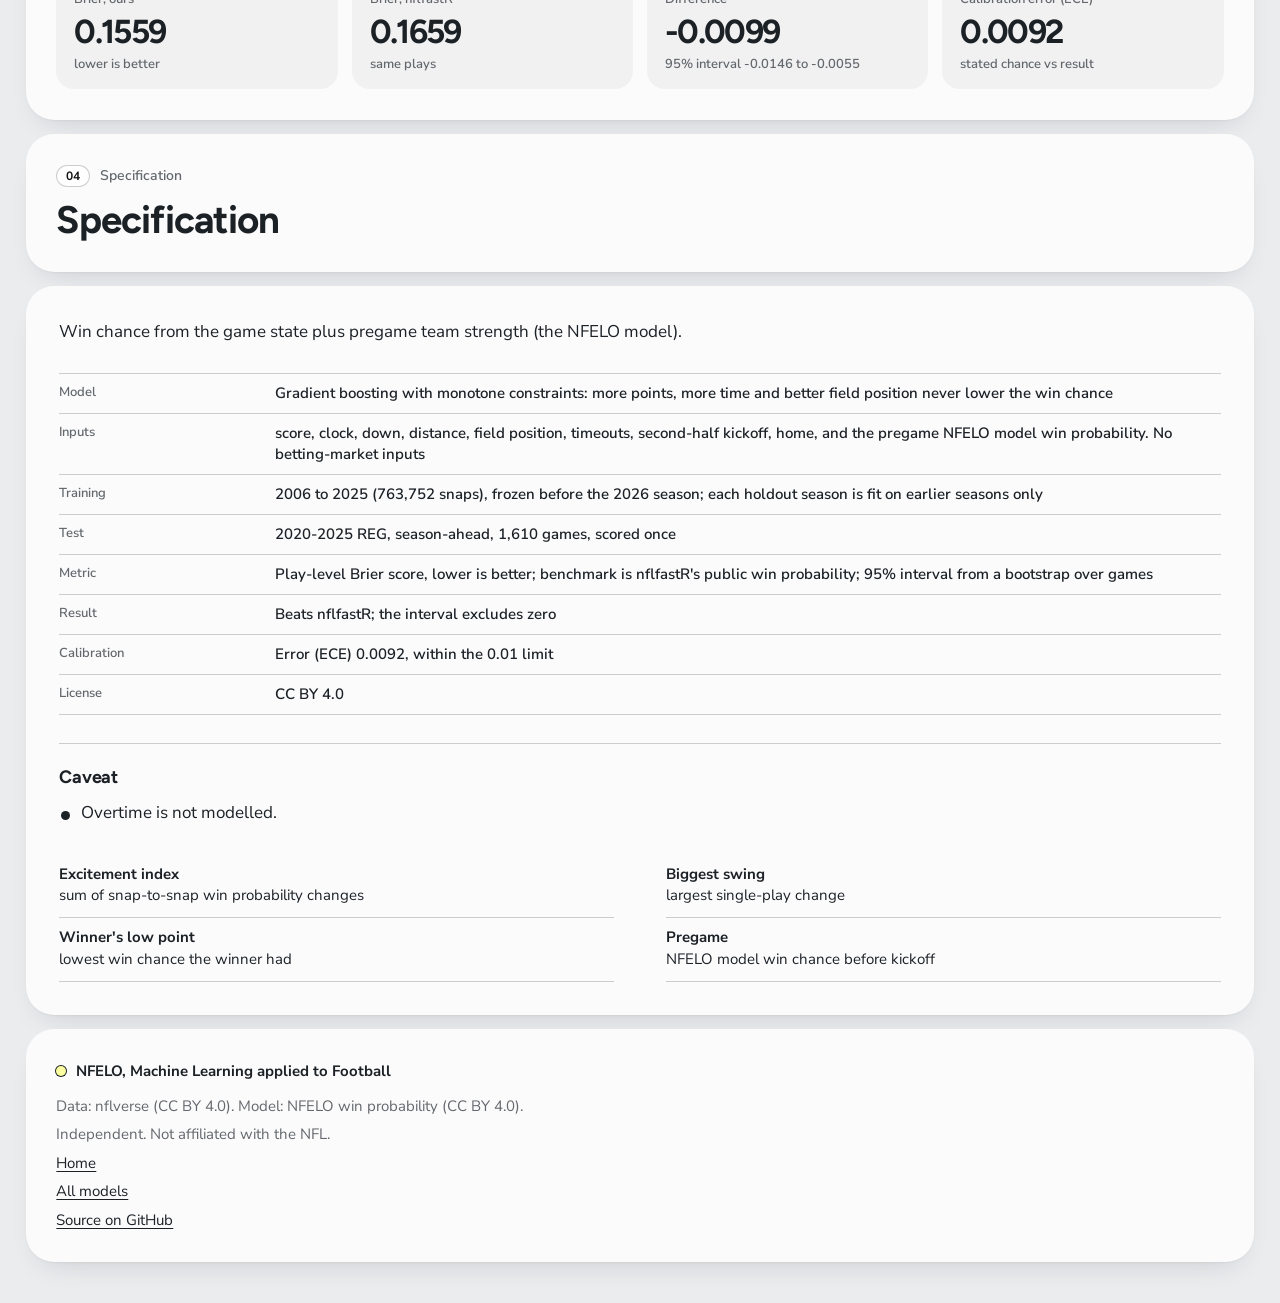
<file: site/winprob.html>
<!doctype html>
<html lang="en">
<head>
<meta charset="utf-8">
<meta name="viewport" content="width=device-width, initial-scale=1">
<meta name="theme-color" content="#eaecee">
<title>NFELO: win probability</title>
<meta name="description" content="Win probability for every 2026 game, play by play, from a model that uses no betting-market input, plus an excitement ranking and its test against nflfastR.">
<link rel="icon" href="data:,">
<link rel="preconnect" href="https://fonts.googleapis.com">
<link rel="preconnect" href="https://fonts.gstatic.com" crossorigin>
<link rel="stylesheet" href="https://fonts.googleapis.com/css2?family=Figtree:wght@400;600;700&family=Nunito+Sans:wght@400;600;700&display=swap">
<link rel="stylesheet" href="brand.css">
<link rel="stylesheet" href="styles.css">
<script src="common.js" defer></script>
<script src="winprob.js" defer></script>
</head>
<body class="mp mp-winprob">
<a class="skip" href="#chart">Skip to the game chart</a>

<nav class="nav" aria-label="Sections">
  <a class="nav-mark" href="index.html" aria-label="NFELO, back to the home page">NFELO</a>
  <span class="nav-tag">Machine Learning applied to Football</span>
  <ul class="nav-links">
    <li><a href="index.html">Home</a></li>
    <li><a href="elo.html">Elo</a></li>
    <li><a href="plays.html">Plays</a></li>
    <li><a href="winprob.html" aria-current="page">Win prob</a></li>
    <li><a href="fourth.html">Fourth down</a></li>
    <li><a href="playcalling.html">Play calling</a></li>
    <li><a href="models.html">Models</a></li>
  </ul>
</nav>

<header class="hero page" id="top">
  <div class="wrap">
    <div class="board hero-board">
      <section class="tile-m hero-art pat-terrain" aria-labelledby="page-title">
        <div class="plate hero-plate">
          <p class="page-kicker">NFELO &rarr; Models &rarr; Win probability</p>
          <h1 class="page-title" id="page-title">Win <span class="hl">probability</span></h1>
          <p class="hero-line" id="hero-line">Loading results</p>
          <p class="hero-deck" id="hero-deck">Pick a 2026 game. Watch win probability move snap by snap.</p>
          <p class="tagline"><span class="b-tag">Machine Learning applied to Football</span></p>
        </div>
      </section>
      <a class="b-primary" href="#chart"><span class="b-primary__n" aria-hidden="true">01</span><span class="b-primary__go" aria-hidden="true">&darr;</span><span class="b-primary__label">Open the game chart</span></a>
      <div class="tiles" id="tiles" aria-label="Headline numbers"></div>
    </div>
  </div>
</header>

<main>
  <section class="sec" id="chart" aria-labelledby="chart-h" tabindex="-1">
  <div class="wrap">
  <div class="board sec-board">
  <header class="sec-head tile-m">
    <div class="sec-copy">
      <p class="kicker"><span class="kn">01</span><span class="kt">Game chart</span></p>
      <h2 class="headline" id="chart-h">Game chart</h2>
    </div>
  </header>
<div id="chart-body" class="tile-m tile-stage body" aria-busy="true"><p class="note">Loading</p></div>
  </div>
  </div>
  </section>
  <section class="sec" id="excite" aria-labelledby="excite-h" tabindex="-1">
  <div class="wrap">
  <div class="board sec-board">
  <header class="sec-head tile-m">
    <div class="sec-copy">
      <p class="kicker"><span class="kn">02</span><span class="kt">Excitement index</span></p>
      <h2 class="headline" id="excite-h">Excitement index</h2>
      <p class="deck">Total snap-to-snap movement in win probability.</p>
    </div>
  </header>
<div id="excite-body" class="tile-m body" aria-busy="true"><p class="note">Loading</p></div>
  </div>
  </div>
  </section>
  <section class="sec" id="result" aria-labelledby="result-h" tabindex="-1">
  <div class="wrap">
  <div class="board sec-board">
  <header class="sec-head tile-m">
    <div class="sec-copy">
      <p class="kicker"><span class="kn">03</span><span class="kt">Result</span></p>
      <h2 class="headline" id="result-h">Result</h2>
    </div>
  </header>
<div id="result-body" class="tile-m body" aria-busy="true"><p class="note">Loading</p></div>
  </div>
  </div>
  </section>
  <section class="sec" id="how" aria-labelledby="how-h" tabindex="-1">
  <div class="wrap">
  <div class="board sec-board">
  <header class="sec-head tile-m">
    <div class="sec-copy">
      <p class="kicker"><span class="kn">04</span><span class="kt">Specification</span></p>
      <h2 class="headline" id="how-h">Specification</h2>
    </div>
  </header>
<div class="method how">
      <div>
        <p>Win chance from the game state plus pregame team strength (the NFELO model).</p>
        <div id="how-dyn" class="how-dyn"></div>
      </div>
    </div>
  </div>
  </div>
  </section>
</main>

<footer class="wrap foot">
  <div class="board foot-board">
    <div class="tile-m foot-links">
      <p class="foot-dot"><i aria-hidden="true"></i>NFELO, Machine Learning applied to Football</p>
      <p id="credit">Data: nflverse (CC BY 4.0). Model: NFELO win probability (CC BY 4.0).</p>
      <p>Independent. Not affiliated with the NFL.</p>
      <p><a href="index.html">Home</a></p>
      <p><a href="models.html">All models</a></p>
      <p><a href="https://github.com/walk-the-program/NFLELO">Source on GitHub</a></p>
    </div>
  </div>
</footer>

<div id="tip" class="tip" role="presentation" hidden></div>
<div id="live" class="sr" aria-live="polite"></div>
</body>
</html>
</file>
<file: site/brand.css>
/* ==========================================================================
   NFELO brand tokens and materials: Bento Grid, light mode only.
   Source of truth: context/brand.md (Walker's brand brief, 2026-10-10). Every hex below is the brief's value and
   nothing else is added. styles.css builds the pages on top of this.

   Materials: tiles are radius 28 on the canvas board with 14px gaps, no borders and one soft shadow. Sub-tiles are radius 18,
   controls are pills. Exactly one solid primary tile (.b-primary, the "01" action tile) per view.
   Coverage: canvas 25-35%, ink 15-20%, primary 10-12%, secondary 10-15%, accent 3% or less.
   ========================================================================== */

/* ---- the brief's CSS variables ---- */
:root {
  --primary: #7db7eb;
  --secondary: #ffffff;
  --accent: #fbffa0;
  --neutral-dark: #1c2126;
  --neutral-light: #f5f7f9;
  --on-primary: #141414;
  --on-secondary: #141414;
  --on-accent: #141414;
  --font-heading: "Figtree", -apple-system, sans-serif;
  --font-body: "Nunito Sans", -apple-system, sans-serif;
  --heading-size: 52px;
  --body-size: 17px;
  --heading-weight: 700;
  --body-weight: 400;
  --heading-tracking: 2.5px;
  --radius: 12px;
  --radius-lg: 16px;
}

/* ---- derived tokens ---- */
:root {
  --canvas: #eaecee;
  --ink: #1c2126;
  --muted: #64686c;
  --line: #cbced0;
  --accent-ink: #a38400;
  --pri-tint: #dde6ee;
  --sec-tint: #edeff1;
  --ab-tile: #fbfbfc;
  --ab-tile-sec: #fcfcfd;
  --ab-tile-pri: #e9f1fa;
  --ab-sub: #f1f1f2;
  --ab-pri-hover: #8dc0ed;
  --ab-pri-press: #6796c1;
  --ab-on-pri-press: #141414;
}

/* ---- materials ---- */
:root {
  --ab-shadow: 0 1px 2px rgba(28,33,38,0.04), 0 14px 30px -18px rgba(28,33,38,0.22);
  --ab-shadow-hi: 0 2px 4px rgba(28,33,38,0.05), 0 22px 40px -16px rgba(28,33,38,0.3);
  --ab-tile-line: rgba(28,33,38,0.08);
  --ab-pri-glow: rgba(125,183,235,0.4);
  --r-tile: 28px;
  --r-sub: 18px;
  --gap: 14px;
  --ring: 0 0 0 3px var(--ab-pri-glow);
  color-scheme: light;
}

/* ---- focus: 3px primary with an outer 1px ink ring ---- */
:focus-visible { outline: 3px solid var(--primary); outline-offset: 0; box-shadow: 0 0 0 4px var(--ink); }

/* ---- tile and sub-tile ---- */
.tile-m { background: var(--ab-tile); color: var(--ink); border: 0; border-radius: var(--r-tile); box-shadow: var(--ab-shadow); }
.tile-m.is-lift { transition: transform 140ms ease, box-shadow 140ms ease; }
.tile-m.is-lift:hover { transform: translateY(-2px); box-shadow: var(--ab-shadow-hi); }
.tile-stage { background: var(--ab-tile-sec); }
.tile-lead { background: var(--sec-tint); }
.sub-tile { background: var(--ab-sub); border-radius: var(--r-sub); }

/* ---- the one primary action tile: label bottom-left (22px, 600), a 40px arrow circle top-right at on-primary 18% ---- */
.b-primary {
  position: relative; display: flex; flex-direction: column; justify-content: flex-end; min-height: 190px; padding: 22px;
  background: var(--primary); color: var(--on-primary); border: 0; border-radius: var(--r-tile); box-shadow: var(--ab-shadow);
  text-decoration: none; cursor: pointer; transition: transform 140ms ease, box-shadow 140ms ease, background-color 140ms ease;
}
.b-primary:hover { background: var(--ab-pri-hover); transform: translateY(-2px); box-shadow: var(--ab-shadow-hi); }
.b-primary:active { background: var(--ab-pri-press); color: var(--ab-on-pri-press); transform: none; }
.b-primary__n { position: absolute; left: 22px; top: 22px; font: 700 15px/40px var(--font-heading); letter-spacing: 0.04em; }
.b-primary__go { position: absolute; right: 22px; top: 22px; display: grid; place-items: center; width: 40px; height: 40px; border-radius: 50%; background: rgba(20,20,20,0.18); font: 700 20px/1 var(--font-heading); }
.b-primary__label { font: 600 22px/1.2 var(--font-heading); letter-spacing: -0.01em; max-width: 12em; }
.b-primary[hidden] { display: none; }

/* ---- secondary button: transparent, ink text, secondary edge (ink edge for the contrast the secondary lacks) ---- */
.b-btn {
  display: inline-flex; align-items: center; justify-content: center; gap: 8px;
  min-height: 42px; padding: 0 18px; cursor: pointer; text-decoration: none;
  background: transparent; color: var(--ink); border: 2px solid var(--secondary); border-radius: 999px;
  font: 600 14px/1.2 var(--font-body);
  box-shadow: inset 0 0 0 1px var(--ink);
}
.b-btn:hover { background: var(--sec-tint); }
.b-btn:disabled { color: var(--muted); box-shadow: none; border-color: var(--line); cursor: not-allowed; }
/* an "on" state is the other place primary fills (a small control, not a tile) */
.b-btn[aria-pressed="true"] { background: var(--primary); color: var(--on-primary); border-color: var(--primary); }

/* ---- ghost link ---- */
.b-link { color: var(--ink); text-decoration: underline; text-underline-offset: 3px; }

/* ---- segmented control: a pill on a sub-tile; selected is a primary fill with on-primary text ---- */
.b-seg { display: flex; gap: 2px; padding: 4px; background: var(--ab-sub); border-radius: 999px; }
.b-seg button {
  flex: 1 1 0; min-width: 0; min-height: 38px; padding: 0 16px; margin: 0;
  background: transparent; color: var(--muted); border: 0; border-radius: 999px;
  font: 600 14px/1.2 var(--font-body); white-space: nowrap; cursor: pointer;
}
.b-seg button:hover:not([aria-pressed="true"]):not(:disabled) { background: var(--sec-tint); color: var(--ink); }
.b-seg button[aria-pressed="true"] { background: var(--primary); color: var(--on-primary); font-weight: 700; box-shadow: inset 0 0 0 1px var(--ink); }
.b-seg button.is-off, .b-seg button:disabled { color: var(--muted); background: transparent; cursor: not-allowed; text-decoration: line-through; text-decoration-thickness: 1px; opacity: 0.7; }

/* ---- field: canvas background, line edge; focus is a primary edge plus a 3px primary ring at 40% ---- */
.b-field {
  width: 100%; min-height: 48px; padding: 10px 18px;
  background: var(--canvas); color: var(--ink); caret-color: var(--ink);
  border: 1px solid var(--line); border-radius: 999px; font: 16px var(--font-body);
}
.b-field::placeholder { color: var(--muted); }
.b-field:focus, .b-field:focus-visible { outline: none; border-color: var(--primary); box-shadow: var(--ring); }

/* ---- toggle: on = primary track with an on-primary knob; off = line track with a muted knob ---- */
.b-switch {
  appearance: none; -webkit-appearance: none; position: relative; flex: none;
  width: 52px; height: 30px; margin: 0; cursor: pointer;
  background: var(--line); border: 0; border-radius: 999px; transition: background-color 140ms ease;
}
.b-switch::before { content: ''; position: absolute; left: 3px; top: 3px; width: 24px; height: 24px; border-radius: 50%; background: var(--muted); transition: transform 140ms ease; }
.b-switch:checked { background: var(--primary); box-shadow: inset 0 0 0 1px var(--ink); }
.b-switch:checked::before { background: var(--on-primary); transform: translateX(22px); }
.b-toggle { display: flex; align-items: center; gap: 12px; min-height: 44px; cursor: pointer; color: var(--ink); font: 600 14px/1.3 var(--font-body); }

/* ---- tag (secondary fill, on-secondary text) ---- */
.b-chip, .b-tag {
  display: inline-block; flex: none; padding: 4px 12px; white-space: nowrap;
  background: var(--secondary); color: var(--on-secondary); border: 0; border-radius: 999px; box-shadow: inset 0 0 0 1px var(--line);
  font: 700 12px/1.2 var(--font-body); letter-spacing: 0.02em;
}

/* ---- highlight word, once per view (Walker override 2026-10-10): the accent #fbffa0 with an ink outline ----
   One-line switch to blue: change --hl-fill to var(--primary). */
:root {
  --hl-fill: var(--accent);
  /* --hl-fill: var(--primary); */
  --hl-stroke: var(--ink);
}
.hl { color: var(--hl-fill); -webkit-text-stroke: 0.07em var(--hl-stroke); paint-order: stroke fill; }
@supports not ((-webkit-text-stroke: 1px black) or (text-stroke: 1px black)) {
  .hl { color: var(--ink); background: var(--hl-fill); border-radius: 8px; padding: 0 .08em; }
}

/* ---- data bar: line track, secondary fill with an ink edge so it reads (secondary is 1.1:1 on the line) ---- */
.b-bar { background: var(--line); height: 14px; border-radius: 999px; overflow: hidden; }
.b-bar > i { display: block; height: 100%; background: var(--secondary); box-shadow: inset 0 0 0 1.5px var(--ink); border-radius: 999px; }

/* ---- slider: line track, primary fill, round thumb ---- */
.b-range { --r: 14px; --lo: 0; --hi: 1; position: relative; height: 44px; }
.b-range__track { position: absolute; left: 0; right: 0; top: 50%; height: 10px; transform: translateY(-50%); background: var(--line); border-radius: 999px; }
.b-range__fill {
  position: absolute; top: 50%; height: 10px; transform: translateY(-50%); background: var(--primary); border-radius: 999px; box-shadow: inset 0 0 0 1px var(--ink);
  left: calc(var(--r) + (100% - 2 * var(--r)) * var(--lo));
  right: calc(var(--r) + (100% - 2 * var(--r)) * (1 - var(--hi)));
}
.b-range input { position: absolute; inset: 0; width: 100%; height: 100%; margin: 0; appearance: none; -webkit-appearance: none; background: transparent; pointer-events: none; }
.b-range input::-webkit-slider-runnable-track { background: transparent; height: 100%; }
.b-range input::-moz-range-track { background: transparent; height: 100%; }
.b-range input::-webkit-slider-thumb {
  -webkit-appearance: none; appearance: none; pointer-events: auto; cursor: grab;
  width: 28px; height: 28px; margin-top: 8px; background: var(--ab-tile); border: 2px solid var(--ink); border-radius: 50%; box-shadow: var(--ab-shadow);
}
.b-range input::-moz-range-thumb {
  pointer-events: auto; cursor: grab; box-sizing: border-box;
  width: 28px; height: 28px; background: var(--ab-tile); border: 2px solid var(--ink); border-radius: 50%; box-shadow: var(--ab-shadow);
}
.b-range input:active::-webkit-slider-thumb { background: var(--primary); cursor: grabbing; }
.b-range input:focus-visible { outline: none; box-shadow: none; }
.b-range input:focus-visible::-webkit-slider-thumb { outline: 3px solid var(--primary); outline-offset: 0; box-shadow: 0 0 0 4px var(--ink); }
.b-range input:focus-visible::-moz-range-thumb { outline: 3px solid var(--primary); outline-offset: 0; box-shadow: 0 0 0 4px var(--ink); }

/* ---- probability meter: line track, ink model knob, circle (Elo, primary) and triangle (Vegas, muted) ticks ---- */
.b-meter { --pad: 20px; position: relative; height: 34px; }
.b-meter__track { position: absolute; left: 0; right: 0; top: 50%; height: 22px; transform: translateY(-50%); background: var(--line); border-radius: 999px; }
.b-meter__track::after { content: ''; position: absolute; left: 50%; top: 4px; bottom: 4px; width: 2px; margin-left: -1px; background: var(--ab-tile); }
.b-meter__pos { position: absolute; top: 0; bottom: 0; width: 0; left: calc(var(--pad) + (100% - 2 * var(--pad)) * var(--at, 0.5)); }
.b-meter__pos[hidden] { display: none; }
.b-meter__tick { position: absolute; left: -2px; width: 4px; border-radius: 2px; background: var(--tick, var(--ink)); box-shadow: 0 0 0 1px var(--ink); }
.b-meter__tick--up { top: -28px; bottom: 50%; }
.b-meter__tick--down { top: 50%; bottom: -28px; }
.b-meter__knob { position: absolute; left: -16px; top: 50%; width: 32px; height: 32px; margin-top: -16px; background: var(--ink); border: 3px solid var(--ab-tile-sec); border-radius: 0; box-shadow: var(--ab-shadow); }
.b-meter.knob-elo .b-meter__knob { background: var(--primary); border-color: var(--ink); border-radius: 50%; }

/* ---- pattern materials. Text never sits on a pattern: it sits on a tile plate. ---- */
.pat-terrain { background: var(--canvas) url("assets/hero-terrain.png") center / cover no-repeat; }
/* a plate carries text over a pattern: a sub-level tile, so radius 18 */
.plate { background: var(--ab-tile); color: var(--ink); border-radius: var(--r-sub); box-shadow: var(--ab-shadow); }

@media (prefers-reduced-motion: reduce) {
  .b-primary, .tile-m.is-lift, .b-switch, .b-switch::before { transition: none; }
  .b-primary:hover, .tile-m.is-lift:hover { transform: none; }
}
@media (forced-colors: active) {
  .b-primary, .b-btn, .tile-m, .b-seg, .b-field, .b-switch, .b-chip, .b-tag, .b-meter__track, .b-range__track { border: 1px solid ButtonText; forced-color-adjust: auto; }
  .b-seg button[aria-pressed="true"] { background: Highlight; color: HighlightText; }
}
</file>
<file: site/styles.css>
/* NFELO page styles, built on brand.css (Bento Grid tokens and materials; link it first).
   Source of truth: context/brand-bento.md. Light mode only. Only brand tokens are used: no other colors, no gradients.
   Every block is a rounded tile (radius 28) on the canvas board with 14px gaps and no borders; sub-tiles are radius 18;
   controls are pills. Type is Figtree for headings and Nunito Sans for everything else, with no code-style face.

   Data colors (the same on every page):
     Model = --ink (solid, square markers), Elo = --primary drawn 3px wide with ink-outlined circle markers,
     Vegas benchmark = --muted dashed with triangle markers, a third series = --muted dotted with diamonds.
     Primary is 1.80:1 and secondary 1.1:1 on the surface, so neither is ever a thin line or text: they only fill bars
     and areas, and every fill that has to be read carries an ink edge.
     Fourth-down GO / FG / PUNT = primary / ink / muted. Clear call = solid, lean = the same color as a diagonal hatch
     on white, toss-up = plain --ab-sub (no action color).
     Accent: the one headline word (the accent with an ink outline, see .hl in brand.css), plus a dot in the footer. */

:root {
  --gutter: clamp(14px, 2vw, 28px);
  --wrap-max: 1680px;
  --nav-h: 76px;
  --surf: var(--ab-tile);
  --font-ui: var(--font-body);
  /* categorical colors for the model pages: tokens only */
  --cat-go: var(--primary);
  --cat-fg: var(--ink);
  --cat-punt: var(--muted);
}

*, *::before, *::after { box-sizing: border-box; }
html { background: var(--canvas); scroll-padding-top: calc(var(--nav-h) + 24px); }
body {
  margin: 0; background: var(--canvas); color: var(--ink);
  font-family: var(--font-body); font-size: var(--body-size); font-weight: var(--body-weight);
  font-variant-numeric: tabular-nums; line-height: 1.55;
  -webkit-font-smoothing: antialiased; text-rendering: optimizeLegibility; overflow-x: hidden;
}
a { color: var(--ink); text-decoration: underline; text-underline-offset: 3px; }
a:hover { background: var(--sec-tint); }
button, select { font: inherit; color: inherit; }
h1, h2, h3 { font-family: var(--font-heading); font-weight: var(--heading-weight); }
h1, h2, h3, p, ul, ol, figure, dl, dd { margin: 0; padding: 0; }
ul, ol { list-style: none; }
.wrap { width: 100%; max-width: var(--wrap-max); margin: 0 auto; padding-left: var(--gutter); padding-right: var(--gutter); }
.num { font-variant-numeric: tabular-nums; }
.sr { position: absolute; width: 1px; height: 1px; overflow: hidden; clip: rect(0 0 0 0); white-space: nowrap; }
.skip { position: absolute; left: var(--gutter); top: -90px; z-index: 50; background: var(--ab-tile); color: var(--ink); padding: 10px 18px; border-radius: 999px; box-shadow: var(--ab-shadow); font: 600 14px/1.2 var(--font-body); }
.skip:focus { top: 12px; }
.label { font: 600 13px/1.3 var(--font-body); letter-spacing: 0.02em; color: var(--muted); }
.tile-stage, .console, .stage { --surf: var(--ab-tile-sec); }
.tile-lead { --surf: var(--sec-tint); }

/* ---- the board: 1 column on phones, 2 on tablets, 4 on desktops; 14px gaps everywhere ---- */
.board { display: grid; gap: var(--gap); grid-template-columns: minmax(0, 1fr); }
.board > * { min-width: 0; }
@media (min-width: 600px) { .board { grid-template-columns: repeat(2, minmax(0, 1fr)); } }
@media (min-width: 1100px) { .board { grid-template-columns: repeat(4, minmax(0, 1fr)); } }
.sec-board, .foot-board { grid-template-columns: minmax(0, 1fr); }
.hero-board.board { grid-auto-flow: row dense; }

/* ---- nav: a floating tile; links are pills, the current page is a primary-filled pill ---- */
.nav {
  position: sticky; top: 10px; z-index: 20; display: flex; align-items: center; gap: 6px 18px;
  width: calc(100% - 2 * var(--gutter)); max-width: calc(var(--wrap-max) - 2 * var(--gutter)); margin: 10px auto 0;
  min-height: 56px; padding: 6px 10px 6px 22px;
  background: var(--ab-tile); border-radius: var(--r-tile); box-shadow: var(--ab-shadow);
}
.nav-mark { flex: none; font: 700 22px/1 var(--font-heading); letter-spacing: -0.01em; text-decoration: none; color: var(--ink); }
.nav-mark:hover { background: transparent; }
.nav-tag { display: none; flex: none; font: 600 13px/1.3 var(--font-body); color: var(--muted); }
@media (min-width: 1500px) { .nav-tag { display: block; } }
.nav-links { display: flex; align-items: center; gap: 2px; overflow-x: auto; scrollbar-width: none; margin-left: auto; min-width: 0; padding: 4px; }
.nav-links::-webkit-scrollbar { display: none; }
.nav-links a { display: flex; align-items: center; padding: 8px 11px; border-radius: 999px; color: var(--muted); text-decoration: none; font: 600 14px/1.2 var(--font-body); white-space: nowrap; }
.nav-links a:hover { color: var(--ink); background: var(--sec-tint); }
.nav-links a:focus-visible { outline-offset: -3px; box-shadow: none; }
.nav-links a[aria-current="true"], .nav-links a[aria-current="page"] { background: var(--primary); color: var(--on-primary); box-shadow: inset 0 0 0 1px var(--ink); }
.nav-links .nav-sep { flex: none; width: 1px; height: 22px; margin: 0 6px; background: var(--line); }
@media (max-width: 820px) {
  :root { --nav-h: 120px; }
  .nav { flex-wrap: wrap; row-gap: 0; padding: 10px 10px 4px 18px; }
  .nav-mark { font-size: 20px; }
  .nav-links { order: 3; flex: 1 0 100%; margin-left: -8px; padding: 4px 0 6px; }
}

/* ---- hero board ---- */
.hero { padding-top: var(--gap); }
.hero-art { grid-column: 1 / -1; display: flex; align-items: flex-end; padding: 14px; min-height: 340px; overflow: hidden; }
@media (min-width: 1100px) { .hero-art { padding: 28px; } }
.hero-plate { width: 100%; padding: clamp(20px, 2.6vw, 36px); container-type: inline-size; }
.tagline { margin-bottom: 14px; }
.page-kicker ~ .tagline { margin: 18px 0 0; }
.page-kicker { font: 600 14px/1.4 var(--font-body); color: var(--muted); }
.page-title { margin-top: 10px; font-size: clamp(2.5rem, 11.5cqw, 5.6rem); line-height: 0.96; letter-spacing: -0.03em; }
.page-title.long { font-size: clamp(2.2rem, 8.4cqw, 4.4rem); line-height: 1; }
.hero-line { margin-top: 20px; font: 700 clamp(1.1rem, 3.2cqw, 1.5rem)/1.25 var(--font-heading); letter-spacing: -0.005em; max-width: 30em; }
.hero-deck { margin-top: 12px; max-width: 62ch; color: var(--muted); font-size: 16px; }
.wordmark { font-size: clamp(3.4rem, 24cqw, 10rem); line-height: 0.86; letter-spacing: -0.04em; margin: 4px 0 0 -0.03em; white-space: nowrap; }
.status { margin-top: 16px; font: 600 15px/1.45 var(--font-body); }
.status .note { color: var(--muted); font-size: 14px; font-weight: 400; }
.hero-board > .b-primary { grid-column: 1; }
.hero-board .tiles { display: contents; }
@media (min-width: 600px) and (max-width: 1099px) {
  .hero-board > .b-primary { grid-column: 1; }
  .hero-board .tiles > .tile:nth-child(4) { grid-column: 1 / -1; }
  .hero-index .hero-panel { grid-column: 1 / -1; }
  .hero-index .tiles > .tile:nth-child(1) { grid-column: 2; grid-row: auto; }
}
@media (min-width: 1100px) {
  .hero-art { grid-column: 1 / 3; grid-row: 1 / 3; min-height: 0; }
  .hero-board > .b-primary { grid-column: 3; grid-row: 1; aspect-ratio: 1 / 1; align-self: stretch; min-height: 0; }
  .hero-board .tiles > .tile:nth-child(1) { grid-column: 4; grid-row: 1 / 3; }
  .hero-board .tiles > .tile:nth-child(2) { grid-column: 3; grid-row: 2; }
  .hero-board .tiles > .tile:nth-child(3) { grid-column: 1 / 3; grid-row: 3; }
  .hero-board .tiles > .tile:nth-child(4) { grid-column: 3 / 5; grid-row: 3; }
  /* the ratings page: title and action in row 1, the matchup instrument as the 3x2 stage, three stats beside and below */
  .hero-index .hero-art { grid-column: 1 / 3; grid-row: 1; }
  .hero-index .tiles > .tile:nth-child(1) { grid-column: 4; grid-row: 1; }
  .hero-index .hero-panel { grid-column: 1 / 4; grid-row: 2 / 4; }
  .hero-index .tiles > .tile:nth-child(2) { grid-column: 4; grid-row: 2; }
  .hero-index .tiles > .tile:nth-child(3) { grid-column: 4; grid-row: 3; }
  .hero-index .tiles > .tile:nth-child(4) { grid-column: 1 / 5; grid-row: 4; }
}

/* ---- stat tiles: a huge tabular numeral with a small label ---- */
.tile { display: flex; flex-direction: column; justify-content: space-between; gap: 10px; min-width: 0; min-height: 190px; padding: 22px; container-type: inline-size; background: var(--ab-tile); border-radius: var(--r-tile); box-shadow: var(--ab-shadow); }
.tiles > .tile:first-child { background: var(--sec-tint); --surf: var(--sec-tint); }
.tile h3 { font: 600 14px/1.3 var(--font-body); color: var(--muted); }
.tile .big { display: flex; align-items: baseline; flex-wrap: wrap; gap: 2px 12px; margin-top: 6px; font: 700 clamp(2.6rem, 17cqw, 5.4rem)/0.95 var(--font-heading); letter-spacing: -0.05em; color: var(--ink); overflow-wrap: anywhere; }
.tile .big small { font: 600 0.3em/1.2 var(--font-body); letter-spacing: 0; color: var(--muted); }
.tile .big.dual { font-size: clamp(2rem, 12cqw, 4rem); flex-wrap: nowrap; white-space: nowrap; align-items: flex-start; gap: 4px 14px; }
.duo { display: flex; flex-direction: column; }
.duo small { margin-top: 6px; font-size: 14px !important; }
.tile .sub { margin-top: 4px; font-size: 15px; line-height: 1.4; color: var(--muted); max-width: 38ch; }
.tile .sub b { font-weight: 700; color: var(--ink); }
.slash { color: var(--muted); font-weight: 400; }
.up, .down { color: var(--ink); }
.tbar { margin-top: 4px; }
.tbar .tcap { margin-top: 8px; font: 600 13px/1.3 var(--font-body); color: var(--ink); }
.tbar .b-bar { height: 14px; background: var(--line); }

/* the wide fourth stat tile lays its numeral and its note side by side */
@media (min-width: 1100px) {
  .hero-index .tiles > .tile:nth-child(4) { display: grid; grid-template-columns: auto minmax(0, 1fr); align-items: end; column-gap: 48px; min-height: 0; }
  .hero-index .tiles > .tile:nth-child(4) h3 { grid-column: 1 / -1; }
  .hero-index .tiles > .tile:nth-child(4) .sub { margin: 0 0 8px; max-width: 46ch; }
}

/* ---- matchup instrument: the product stage ---- */
.hero-panel { padding: clamp(20px, 2.6vw, 36px); display: grid; gap: clamp(18px, 2.2vw, 28px); align-content: space-between; }
.hero-panel > * { min-width: 0; }
.mx-head { display: flex; align-items: center; justify-content: space-between; gap: 12px 24px; flex-wrap: wrap; }
.mx-head .b-seg { flex: 0 1 auto; max-width: 100%; overflow-x: auto; scrollbar-width: none; }
.mx-head .b-seg::-webkit-scrollbar { display: none; }
.mx-head .b-seg button { flex: 0 0 auto; }
.mx-head .b-seg[hidden] { display: none; }
.mx-teams { display: grid; grid-template-columns: 1fr 1fr; gap: 16px; container-type: inline-size; }
.mx-team .city { font: 600 15px/1.2 var(--font-body); color: var(--muted); }
.mx-team .nick { font: 700 clamp(26px, 8.4cqw, 76px)/0.98 var(--font-heading); letter-spacing: -0.03em; margin-top: 4px; overflow-wrap: normal; }
.mx-team .mx-rec { margin-top: 10px; color: var(--muted); font: 600 14px/1.4 var(--font-body); }
.mx-team.team-home { text-align: right; }
.mx-meter { position: relative; padding: 50px 0 74px; }
.mx-axis { position: absolute; left: 0; right: 0; bottom: 6px; margin: 0; text-align: center; }
.mx-meter[hidden] { display: none; }
.b-meter__pos { transition: left 280ms ease; }
.b-meter__track i { position: absolute; top: 50%; transform: translateY(-50%); font: 700 11px/1 var(--font-body); color: var(--muted); font-style: normal; }
.b-meter__track i:first-child { left: 10px; }
.b-meter__track i:last-child { right: 10px; }
.tl { position: absolute; left: 0; transform: translateX(-50%); white-space: nowrap; display: inline-flex; gap: 6px; align-items: center; font: 700 13px/1 var(--font-body); color: var(--ink); }
.tl::before { content: ''; width: 11px; height: 11px; background: var(--tick); }
#mx-pos-elo .tl::before { border-radius: 50%; box-shadow: 0 0 0 1.5px var(--ink); }
#mx-pos-vegas .tl::before { clip-path: polygon(50% 0, 100% 100%, 0 100%); }
.tl-top { top: -48px; }
.tl-bottom { bottom: -48px; }
.mx-stats { display: grid; grid-template-columns: 1.7fr; grid-auto-columns: 1fr; grid-auto-flow: column; gap: 16px 24px; align-items: end; container-type: inline-size; }
.mx-stats[hidden] { display: none; }
.stat { min-width: 0; }
.stat-main { min-width: min-content; }
.stat dt { display: flex; align-items: center; gap: 8px; margin-bottom: 6px; }
.stat dt::before { content: ''; flex: none; width: 11px; height: 11px; background: var(--c, var(--line)); clip-path: var(--clip, none); border-radius: var(--rad, 0); box-shadow: 0 0 0 var(--bw, 0) var(--bd, transparent); }
.stat[style*="--rad"] dt::before { box-shadow: 0 0 0 1.5px var(--ink); }
.stat dd { font: 700 clamp(26px, 3.2vw, 44px)/1 var(--font-heading); letter-spacing: -0.04em; color: var(--ink); }
.stat-main dd { font-size: clamp(48px, 10.5cqw, 112px); letter-spacing: -0.05em; line-height: 0.9; white-space: nowrap; }
.stat-gap dd { white-space: nowrap; font-size: clamp(22px, 2.5vw, 34px); }
.stat.is-na dd { font: 600 14px/1.3 var(--font-body); letter-spacing: 0; color: var(--muted); padding-bottom: 6px; }
.stat.is-off { opacity: 0.4; }
.mx-teams[hidden], .mx-grid[hidden] { display: none; }
/* several games in one kickoff slot: compact sub-tiles, the model's favored side first */
.mx-grid { display: grid; grid-template-columns: repeat(auto-fill, minmax(min(100%, 230px), 1fr)); gap: var(--gap); }
.mxc { display: flex; flex-direction: column; gap: 10px; min-width: 0; padding: 16px; border-radius: var(--r-sub); background: var(--ab-sub); color: var(--ink); text-decoration: none; transition: transform 140ms ease, box-shadow 140ms ease; }
.mxc:hover { transform: translateY(-2px); box-shadow: var(--ab-shadow-hi); }
.mxc:focus-visible { outline: none; box-shadow: var(--ring); }
.mxc-vs { font: 700 22px/1 var(--font-heading); letter-spacing: -0.02em; }
.mxc-vs .at { color: var(--muted); font: 600 13px/1 var(--font-body); padding: 0 7px; letter-spacing: 0; }
.mxc-main { display: flex; flex-direction: column; gap: 4px; }
.mxc-main b { font: 700 clamp(40px, 4.4vw, 54px)/0.9 var(--font-heading); letter-spacing: -0.05em; }
.mxc-main span { font: 600 13px/1.3 var(--font-body); color: var(--muted); }
.mxc-rows { display: grid; grid-template-columns: repeat(3, minmax(0, 1fr)); gap: 8px; margin-top: auto; }
.mxc-c { min-width: 0; }
.mxc-c dt { display: flex; align-items: center; gap: 5px; font: 600 12px/1.3 var(--font-body); color: var(--muted); }
.mxc-c dt i { flex: none; display: block; width: 9px; height: 9px; }
.mxc-c dd { margin-top: 2px; font: 700 15px/1.2 var(--font-body); white-space: nowrap; }
.mxc-c dd.na { color: var(--muted); font-weight: 600; }
.mxc .qbtag { margin: 0; font: 700 12px/1.3 var(--font-body); border-left: 4px solid var(--ink); padding-left: 8px; }
.mx-foot { display: flex; align-items: center; gap: 12px 28px; flex-wrap: wrap; }
.mx-foot [hidden] { display: none; }
.mx-foot .b-link { font: 600 16px/1.2 var(--font-body); }
.mx-switches { display: flex; gap: 4px 28px; flex-wrap: wrap; margin-left: auto; }
.mx-switches[hidden] { display: none; }
.mx-switches .b-toggle { flex-direction: row-reverse; justify-content: flex-end; }
@media (max-width: 700px) {
  .mx-teams { gap: 10px; }
  .mx-team .city { font-size: 13px; }
  .mx-meter { padding: 48px 0 70px; }
  .mx-stats { grid-template-columns: repeat(3, minmax(0, 1fr)); grid-auto-flow: row; }
  .stat-main { grid-column: 1 / -1; }
  .stat-main dd { font-size: clamp(56px, 24cqw, 96px); }
  .mx-switches { margin-left: 0; }
}

/* ---- sections: a title tile, then the content tiles ---- */
main > .sec { padding-top: var(--gap); outline: none; }
.sec-head { display: flex; flex-wrap: wrap; align-items: flex-end; justify-content: space-between; gap: 18px 32px; padding: clamp(20px, 2.4vw, 32px); }
.sec-copy { flex: 1 1 520px; min-width: 0; }
.sec-ctl { flex: 0 1 auto; min-width: 0; max-width: 100%; }
.kicker { display: flex; align-items: center; gap: 10px; font: 600 14px/1 var(--font-body); color: var(--muted); }
.kn { display: inline-block; padding: 4px 10px; border-radius: 999px; background: var(--secondary); color: var(--on-secondary); font: 700 12px/1.2 var(--font-body); }
.headline { margin-top: 14px; max-width: 24em; font-size: clamp(1.6rem, 3vw, 2.6rem); line-height: 1.04; letter-spacing: -0.02em; }
.deck { max-width: 70ch; margin-top: 12px; }
.sec-head .deck { color: var(--ink); }
.body { margin: 0; min-height: 80px; }
.body.tile-m, .tile-m.body { padding: clamp(18px, 2.4vw, 32px); }
.body.loose { min-height: 0; display: grid; grid-template-columns: minmax(0, 1fr); gap: var(--gap); }
.body.loose > * { margin-top: 0; }
.note { color: var(--muted); font-size: 15px; }
.err { color: var(--ink); font-weight: 700; border-left: 4px solid var(--primary); padding-left: 12px; }
.note.empty { padding: 20px 0; }
.status-wrap, .caveat-wrap { padding-top: var(--gap); }
.hero + main > .status-wrap { padding-top: var(--gap); }

/* ---- segmented controls and fields ---- */
.seg { width: fit-content; max-width: 100%; overflow-x: auto; scrollbar-width: none; }
.seg::-webkit-scrollbar { display: none; }
.seg button { flex: 0 0 auto; }
.sec-ctl .b-seg { width: fit-content; max-width: 100%; overflow-x: auto; scrollbar-width: none; }
.sec-ctl .b-seg::-webkit-scrollbar { display: none; }
.sec-ctl .b-seg button { flex: 0 0 auto; }
.field { display: flex; flex-direction: column; gap: 8px; width: min(100%, 320px); }
.field label { font: 600 13px/1.3 var(--font-body); color: var(--muted); padding-left: 6px; }
.field .sel { position: relative; }
.field .sel::after { content: ''; position: absolute; right: 20px; top: 50%; width: 8px; height: 8px; margin-top: -6px; border-right: 2px solid var(--ink); border-bottom: 2px solid var(--ink); transform: rotate(45deg); pointer-events: none; }
.field select { appearance: none; -webkit-appearance: none; width: 100%; min-height: 50px; padding: 10px 46px 10px 20px; background: var(--canvas); color: var(--ink); border: 1px solid var(--line); border-radius: 999px; font: 600 15px/1.2 var(--font-body); cursor: pointer; }
.field select:hover { background: var(--sec-tint); }
.field select:focus, .field select:focus-visible { outline: none; border-color: var(--primary); box-shadow: var(--ring); }
.field select:focus-visible { box-shadow: var(--ring), 0 0 0 4px var(--ink); }

/* ---- chart wells: charts sit straight on their tile ---- */
.well { padding: 0; min-width: 0; --surf: inherit; }
.well .chart { margin: 0; }

/* ---- ladder ---- */
.ladder { margin-top: 0; }
.lhead, .lrow { display: grid; align-items: center; column-gap: 14px; grid-template-columns: 40px minmax(250px, 1.25fr) minmax(0, 3.6fr) 84px 96px 52px 68px 168px; }
.lhead { font: 600 13px/1.3 var(--font-body); color: var(--muted); padding: 0 0 12px; border-bottom: 1px solid var(--line); }
.lhead .r, .lrow .r { text-align: right; }
.axis { position: relative; height: 14px; }
.axis span { position: absolute; transform: translateX(-50%); font: 600 12px/1 var(--font-body); letter-spacing: 0; }
.lrow { width: 100%; text-align: left; background: none; border: 0; border-bottom: 1px solid var(--line); padding: 0; min-height: 46px; cursor: pointer; position: relative; border-radius: 0; }
.lrow:hover { background: var(--sec-tint); }
.lrow:focus-visible { outline-offset: -3px; box-shadow: none; }
.lrow > * { min-width: 0; }
.rank { font: 600 14px/1 var(--font-body); color: var(--muted); padding-left: 8px; }
.team { display: flex; align-items: center; gap: 8px; overflow: hidden; white-space: nowrap; }
.abbr { font: 700 17px/1.1 var(--font-heading); letter-spacing: 0; }
.nm { color: var(--muted); font: 600 13px/1.2 var(--font-body); overflow: hidden; text-overflow: ellipsis; }
.rec-m { display: none; }
.bar { position: relative; height: 44px; }
.bar::before { content: ''; position: absolute; left: 50%; top: 4px; bottom: 4px; width: 2px; margin-left: -1px; background: var(--muted); }
.fill { display: block; position: absolute; top: 50%; height: 14px; margin-top: -7px; background: var(--primary); box-shadow: inset 0 0 0 1.5px var(--ink); border-radius: 999px; }
.fill.pos { transform-origin: left center; }
.fill.neg { transform-origin: right center; }
.val { font: 700 17px/1 var(--font-heading); text-align: right; }
.chg { font: 700 14px/1 var(--font-body); text-align: right; white-space: nowrap; }
.chg.flat, .mv.flat { color: var(--muted); font-weight: 600; }
.mv { font: 700 13px/1 var(--font-body); text-align: right; }
.rec { font: 600 13px/1 var(--font-body); color: var(--muted); text-align: right; }
.spark { display: block; width: 168px; height: 28px; }
.spark .prior { stroke: var(--muted); }
.spark .now { stroke: var(--primary); }
.spark circle { fill: var(--primary); stroke: var(--ink); stroke-width: 1.5; }
.spark path { fill: none; stroke-width: 2.5; stroke-linecap: round; stroke-linejoin: round; }
.tag-fill { display: inline-block; flex: none; padding: 4px 10px; border-radius: 999px; background: var(--secondary); color: var(--on-secondary); font: 700 11px/1 var(--font-body); }
.tag-fill .short { display: none; }
.lrow.top { min-height: 68px; }
.lrow.top .bar { height: 68px; }
.lrow.top .bar::before { top: 6px; bottom: 6px; }
.lrow.top .fill { height: 22px; margin-top: -11px; }
.lrow.top .abbr { font-size: 26px; }
.lrow.top .nm { font-size: 14px; }
.lrow.top .val { font-size: 26px; }
.lrow.top .rank { display: grid; place-items: center; width: 32px; height: 32px; padding: 0; margin-left: 4px; background: var(--ab-sub); color: var(--ink); border-radius: 50%; font-size: 14px; font-weight: 700; }
.lrow.top .chg { font-size: 15px; }
@media (max-width: 1099px) {
  .lhead, .lrow { grid-template-columns: 38px minmax(210px, 1.2fr) minmax(0, 2.4fr) 76px 88px 44px 60px; }
  .lhead .sp, .lrow .spark { display: none; }
}
@media (max-width: 759px) {
  .lhead .hide-m { display: none; }
  .lhead, .lrow { grid-template-columns: 34px minmax(0, 1fr) 70px 86px; row-gap: 0; }
  .lhead .axis { display: none; }
  .lrow .bar { grid-column: 2 / -1; grid-row: 2; height: 24px; }
  .lrow .bar::before { top: 2px; bottom: 2px; }
  .lrow { padding-top: 6px; min-height: 0; }
  .lrow .spark, .lrow .rec, .lrow .mv { display: none; }
  .lrow .nm { display: none; }
  .rec-m { display: inline; color: var(--muted); font: 600 12px/1 var(--font-body); }
  .lrow .rank { align-self: start; padding-top: 4px; }
  .lrow.top .rank { padding-top: 0; }
  .lrow.top { min-height: 0; }
  .lrow.top .bar { height: 30px; }
  .lrow.top .abbr { font-size: 22px; }
  .lrow.top .val { font-size: 22px; }
  .lrow.has-tag .rec-m { display: none; }
  .tag-fill .full { display: none; }
  .tag-fill .short { display: inline; }
}
@media (max-width: 1399px) { .lrow.has-tag .nm { display: none; } }

/* ---- this week: game tiles ---- */
.games { display: grid; grid-template-columns: minmax(0, 1fr); gap: var(--gap); align-items: stretch; }
/* 12 tracks: 2, 3 and 4 tiles per row, and the tiles on a short last row stretch so no row ends early */
@media (min-width: 720px) {
  .games { grid-template-columns: repeat(12, minmax(0, 1fr)); }
  .games > .game { grid-column: span 6; }
  .games > .game:last-child:nth-child(2n+1) { grid-column: 1 / -1; }
}
@media (min-width: 1000px) {
  .games > .game { grid-column: span 4; }
  .games > .game:last-child:nth-child(3n+1) { grid-column: 1 / -1; }
  .games > .game:nth-last-child(2):nth-child(3n+1), .games > .game:last-child:nth-child(3n+2) { grid-column: span 6; }
}
@media (min-width: 1280px) {
  .games > .game { grid-column: span 3; }
  .games > .game:last-child:nth-child(4n+1) { grid-column: 1 / -1; }
  .games > .game:nth-last-child(2):nth-child(4n+1), .games > .game:last-child:nth-child(4n+2) { grid-column: span 6; }
  .games > .game:nth-last-child(3):nth-child(4n+1), .games > .game:nth-last-child(2):nth-child(4n+2), .games > .game:last-child:nth-child(4n+3) { grid-column: span 4; }
}
.game { background: var(--ab-tile); border-radius: var(--r-tile); box-shadow: var(--ab-shadow); display: flex; flex-direction: column; padding: 22px; position: relative; min-width: 0; transition: transform 140ms ease, box-shadow 140ms ease; }
.game:hover { transform: translateY(-2px); box-shadow: var(--ab-shadow-hi); }
.game .when { display: flex; justify-content: space-between; align-items: center; gap: 8px; font: 600 13px/1.3 var(--font-body); color: var(--muted); }
.game .when .tag { display: inline-block; padding: 4px 10px; border-radius: 999px; background: var(--secondary); color: var(--on-secondary); font-weight: 700; white-space: nowrap; }
.game .vs { font: 700 30px/1 var(--font-heading); margin-top: 14px; letter-spacing: -0.02em; }
.game .vs .at { color: var(--muted); font: 600 14px/1 var(--font-body); padding: 0 8px; letter-spacing: 0; }
.pbar { display: flex; gap: 3px; height: 16px; margin-top: 16px; }
.pbar i { display: block; min-width: 4px; background: var(--line); border-radius: 999px 0 0 999px; }
.pbar i + i { background: var(--secondary); box-shadow: inset 0 0 0 1.5px var(--ink); border-radius: 0 999px 999px 0; }
.plabels { display: flex; justify-content: space-between; margin-top: 8px; font: 600 14px/1.3 var(--font-body); }
.plabels b { font-weight: 800; }
.lines { display: grid; grid-template-columns: 1fr 1fr 56px; gap: 8px; margin-top: auto; padding-top: 14px; font: 600 14px/1.3 var(--font-body); }
.lines dt { color: var(--muted); font-size: 12px; font-weight: 600; }
.lines dd { font-weight: 700; white-space: nowrap; }
.tri { width: 100%; margin-top: auto; padding-top: 18px; border-collapse: collapse; table-layout: fixed; font: 600 14px/1.3 var(--font-body); }
.tri th, .tri td { border: 0; padding: 3px 4px 3px 0; white-space: nowrap; vertical-align: baseline; }
.tri th { font: 600 12px/1.3 var(--font-body); letter-spacing: 0; color: var(--muted); }
.tri thead th { padding-bottom: 4px; border-bottom: 0; }
.tri thead th:nth-child(1) { width: 14%; } .tri thead th:nth-child(2) { width: 28%; } .tri thead th:nth-child(3) { width: 29%; } .tri thead th:nth-child(4) { width: 29%; }
.tri thead i { display: inline-block; width: 10px; height: 10px; margin-right: 5px; vertical-align: 0; }
.tri td { font-weight: 700; overflow: hidden; text-overflow: ellipsis; border-bottom: 0; }
.tri td.na { color: var(--muted); font-weight: 600; }
.k-s1 { background: var(--primary); border-radius: 50%; box-shadow: 0 0 0 1.5px var(--ink); }
.k-s2 { background: var(--muted); clip-path: polygon(50% 0, 100% 100%, 0 100%); }
.k-s3 { background: var(--ink); }
.game .qbtag { margin-top: 8px; font: 700 13px/1.3 var(--font-body); border-left: 4px solid var(--ink); padding-left: 8px; }

/* ---- rest of season ---- */
.divs { display: grid; grid-template-columns: minmax(0, 1fr); gap: 36px clamp(28px, 3vw, 48px); }
@media (min-width: 760px) { .divs { grid-template-columns: 1fr 1fr; } }
@media (min-width: 1280px) { .divs { grid-template-columns: repeat(4, 1fr); } }
.dv h3, .oc h3 { font: 700 15px/1.3 var(--font-body); padding-bottom: 10px; border-bottom: 1px solid var(--line); display: flex; justify-content: space-between; }
.dv h3 span, .oc h3 span { color: var(--muted); font-size: 13px; font-weight: 600; }
.rs summary { list-style: none; display: grid; grid-template-columns: 52px minmax(0, 1fr) 14px; column-gap: 12px; align-items: center; min-height: 60px; padding: 6px 4px; cursor: pointer; border-bottom: 1px solid var(--line); }
.rs summary::-webkit-details-marker { display: none; }
.rs summary:hover { background: var(--sec-tint); }
.rs summary:focus-visible { outline-offset: -3px; box-shadow: none; }
.rs summary::after { content: ''; width: 7px; height: 7px; border-right: 2px solid var(--ink); border-bottom: 2px solid var(--ink); transform: rotate(45deg); margin-top: -4px; justify-self: center; }
.rs[open] summary::after { transform: rotate(-135deg); margin-top: 4px; }
.rs .abbr { font-size: 17px; }
.rs .mid { min-width: 0; }
.rs .who { display: flex; flex-direction: column; align-self: center; }
.rs .mid { display: grid; row-gap: 5px; padding: 6px 0; }
.wl { display: grid; grid-template-columns: 44px minmax(0, 1fr) 34px; column-gap: 10px; align-items: center; }
.wl .wk { font: 600 12px/1 var(--font-body); color: var(--muted); }
.wl .wv { font: 700 14px/1 var(--font-heading); text-align: right; font-variant-numeric: tabular-nums; white-space: nowrap; }
.wl.w-so .wv { font: 600 12px/1 var(--font-body); color: var(--muted); }
.wb { position: relative; display: block; height: 14px; background: var(--ab-sub); box-shadow: inset 0 0 0 1px var(--line); }
.wb i { position: absolute; display: block; }
.wb .rg { top: 0; height: 14px; background: var(--pri-tint); box-shadow: inset 0 0 0 1px var(--line); }
.wb .fl { left: 0; top: 3px; height: 8px; }
.w-so .fl { background: var(--muted); }
.w-md .fl { background: var(--ink); }
.w-el .fl { background: var(--primary); box-shadow: 0 0 0 1px var(--ink); }
.legend i.wso, .legend i.wmd, .legend i.wel, .legend i.wrg, .tip i.wso, .tip i.wmd, .tip i.wel, .tip i.wrg { width: 18px; height: 8px; border: 0; clip-path: none; border-radius: 0; }
.legend i.wso, .tip i.wso { background: var(--muted); }
.legend i.wmd, .tip i.wmd { background: var(--ink); }
.legend i.wel, .tip i.wel { background: var(--primary); box-shadow: inset 0 0 0 1px var(--ink); }
.legend i.wrg, .tip i.wrg { height: 12px; background: var(--pri-tint); box-shadow: inset 0 0 0 1px var(--line); }
.legend i.wso::after, .legend i.wmd::after, .legend i.wel::after, .legend i.wrg::after, .tip i.wso::after, .tip i.wmd::after, .tip i.wel::after, .tip i.wrg::after { display: none; }
.rs .meta { display: block; font: 600 11px/1.2 var(--font-body); color: var(--muted); margin-top: 3px; white-space: nowrap; overflow: hidden; text-overflow: ellipsis; }
.rs-games { padding: 6px 0 14px; }
.rs-games table { font-size: 13px; }
.rs-games td, .rs-games th { padding: 6px 8px 6px 0; }

/* ---- legends and tooltip keys: marker shapes tell the series apart, not color alone ---- */
.legend { display: flex; flex-wrap: wrap; gap: 8px 22px; font: 600 14px/1.3 var(--font-body); margin-bottom: 14px; }
.legend span { display: inline-flex; align-items: center; gap: 8px; }
.legend i, .tip i { --mk: var(--primary); --bd: var(--ink); --clip: none; --rad: 50%; position: relative; display: inline-block; flex: none; width: 24px; height: 0; border-top: 3px solid var(--mk); align-self: center; }
.legend i::after, .tip i::after { content: ''; position: absolute; left: 50%; top: -1.5px; width: 10px; height: 10px; margin: -5px 0 0 -5px; background: var(--mk); clip-path: var(--clip); border-radius: var(--rad); box-shadow: 0 0 0 var(--bw, 1.5px) var(--bd); }
/* s1 = Elo: primary line, ink-outlined circle */
.legend i.s1, .tip i.s1 { --mk: var(--primary); --bd: var(--ink); --rad: 50%; --clip: none; }
/* s2 = Vegas benchmark: muted dashed, triangle */
.legend i.s2, .tip i.s2 { --mk: var(--muted); --bd: transparent; --rad: 0; --clip: polygon(50% 0, 100% 100%, 0 100%); border-top-style: dashed; }
/* s3 = model: ink line, square */
.legend i.s3, .tip i.s3 { --mk: var(--ink); --bd: transparent; --rad: 0; --clip: none; }
.legend i.sm, .tip i.sm { --mk: var(--muted); --bd: transparent; --rad: 0; --clip: polygon(50% 0, 100% 50%, 50% 100%, 0 50%); border-top-style: dotted; }
.legend i.dot, .tip i.dot { width: 12px; height: 12px; border: 0; background: var(--mk); clip-path: var(--clip); border-radius: var(--rad); box-shadow: 0 0 0 var(--bw, 1.5px) var(--bd); margin: 0 1px; }
.legend i.dot.s2, .tip i.dot.s2 { clip-path: polygon(50% 0, 100% 100%, 0 100%); box-shadow: none; }
.legend i.dot.s3, .tip i.dot.s3 { box-shadow: none; }
.legend i.dot.sm, .tip i.dot.sm { clip-path: polygon(50% 0, 100% 50%, 50% 100%, 0 50%); box-shadow: none; }
.legend i.dot::after, .tip i.dot::after { display: none; }
.legend i.blk, .tip i.blk { width: 18px; height: 12px; border: 0; background: var(--mk); clip-path: none; border-radius: 999px; box-shadow: inset 0 0 0 1.5px var(--ink); }
.legend i.blk.s3, .tip i.blk.s3 { background: var(--primary); }
.legend i.blk.sm, .tip i.blk.sm { background: var(--muted); box-shadow: none; }
.legend i.blk::after, .tip i.blk::after { display: none; }
.legend i.tk, .tip i.tk { width: 6px; height: 16px; border: 0; background: var(--primary); clip-path: none; border-radius: 3px; box-shadow: 0 0 0 1.5px var(--ink); margin: 0 2px; }
.legend i.tk::after, .tip i.tk::after, .legend i.rg::after, .tip i.rg::after { display: none; }
.legend i.rg, .tip i.rg { --mk: var(--ink); width: 18px; height: 0; border-top: 3px solid var(--ink); }
.legend i.ring, .tip i.ring { width: 12px; height: 12px; border: 2px solid var(--ink); background: var(--surf); border-radius: 50%; clip-path: none; }
.legend i.ring::after { display: none; }
.legend i.up-k { width: 0; height: 0; border: 0; border-left: 5px solid transparent; border-right: 5px solid transparent; border-bottom: 8px solid var(--ink); background: none; clip-path: none; }
.legend i.down-k { width: 0; height: 0; border: 0; border-left: 5px solid transparent; border-right: 5px solid transparent; border-top: 8px solid var(--ink); background: none; clip-path: none; }
.legend i.up-k::after, .legend i.down-k::after { display: none; }
.legend i.sw-go, .legend i.sw-fg, .legend i.sw-punt, .tip i.sw-go, .tip i.sw-fg, .tip i.sw-punt { width: 18px; height: 12px; border: 0; border-radius: 4px; box-shadow: inset 0 0 0 1.5px var(--ink); clip-path: none; }
.legend i.sw-go::after, .legend i.sw-fg::after, .legend i.sw-punt::after, .tip i.sw-go::after, .tip i.sw-fg::after, .tip i.sw-punt::after { display: none; }
.legend i.mk, .tip i.mk { --mk: var(--ink); }

/* ---- explorer and other chart-plus-facts splits ---- */
.split { display: grid; grid-template-columns: minmax(0, 1fr); gap: var(--gap); }
@media (min-width: 1280px) { .split { grid-template-columns: minmax(0, 2fr) minmax(300px, 1fr); } }
.body.loose .split > div { background: var(--ab-tile); border-radius: var(--r-tile); box-shadow: var(--ab-shadow); padding: clamp(18px, 2.4vw, 32px); min-width: 0; }
.chart { position: relative; width: 100%; }
.chart svg { display: block; width: 100%; overflow: visible; }
.chart svg:focus-visible { outline: 3px solid var(--primary); outline-offset: 6px; box-shadow: none; border-radius: 4px; }
.grid { stroke: var(--line); stroke-width: 1; }
.refline { stroke: var(--muted); stroke-width: 1.5; }
.tick { fill: var(--muted); font: 600 12px var(--font-body); }
.tick.a-end { text-anchor: end; } .tick.a-mid { text-anchor: middle; } .tick.a-start { text-anchor: start; }
.tick.halo { paint-order: stroke; stroke: var(--surf); stroke-width: 4px; stroke-linejoin: round; }
.lbl { fill: var(--ink); font: 700 13px var(--font-body); paint-order: stroke; stroke: var(--surf); stroke-width: 4px; stroke-linejoin: round; }
.line { fill: none; stroke-width: 3; stroke-linejoin: round; stroke-linecap: round; }
.line.s1 { stroke: var(--primary); } .line.s2 { stroke: var(--muted); stroke-dasharray: 8 5; stroke-linecap: butt; } .line.s3 { stroke: var(--ink); } .line.sm { stroke: var(--muted); stroke-dasharray: 2 5; }
.dot { stroke: var(--surf); stroke-width: 2; }
.dot.plain { stroke: none; }
.dot.s1 { fill: var(--primary); stroke: var(--ink); stroke-width: 1.5; } .dot.s2 { fill: var(--muted); } .dot.s3 { fill: var(--ink); } .dot.sm { fill: var(--muted); }
.cross { stroke: var(--ink); stroke-width: 1; stroke-dasharray: 3 3; pointer-events: none; }
.facts { display: grid; grid-template-columns: 1fr 1fr; gap: var(--gap); align-content: start; }
@media (min-width: 900px) and (max-width: 1279px) { .facts { grid-template-columns: repeat(3, 1fr); } }
@media (min-width: 1280px) { .facts { grid-template-columns: minmax(0, 1fr); } }
/* an odd last tile stretches across the row so no row ends short */
@media (max-width: 899px) { .facts > .fact:last-child:nth-child(odd) { grid-column: 1 / -1; } }
@media (min-width: 900px) and (max-width: 1279px) {
  .facts > .fact:last-child:nth-child(3n+1) { grid-column: 1 / -1; }
  .facts > .fact:last-child:nth-child(3n+2) { grid-column: span 2; }
}
.fact { background: var(--ab-tile); border-radius: var(--r-tile); box-shadow: var(--ab-shadow); padding: 22px; min-width: 0; }
.fact dt { font: 600 14px/1.3 var(--font-body); color: var(--muted); }
.fact dd { font: 700 clamp(2rem, 4vw, 3.2rem)/1 var(--font-heading); margin-top: 8px; letter-spacing: -0.05em; }
.fact dd small { display: block; font: 600 13px/1.4 var(--font-body); color: var(--muted); letter-spacing: 0; margin-top: 8px; }
.fnote { margin-top: 16px; font-size: 14px; color: var(--muted); max-width: 70ch; }
.body.loose > .fnote { padding: 0 6px; }

/* facts nested in a tile body are sub-tiles, not tiles inside a tile */
.tile-m.body .fact { background: var(--ab-sub); box-shadow: none; border-radius: var(--r-sub); --surf: var(--ab-sub); }

/* ---- luck ---- */
.lk-head, .lk-row { display: grid; grid-template-columns: 48px minmax(0, 1fr) 64px; column-gap: 12px; align-items: center; }
.lk-head { font: 600 13px/1.3 var(--font-body); color: var(--muted); padding-bottom: 10px; border-bottom: 1px solid var(--line); }
.lk-head .ends { display: flex; justify-content: space-between; }
.lk-row { min-height: 32px; position: relative; }
.lk-row:hover { background: var(--sec-tint); }
.lk-row .bar { height: 32px; }
.lk-row .bar::before { top: 2px; bottom: 2px; }
.lk-row .fill { height: 14px; margin-top: -7px; }
.lk-row .abbr { font-size: 15px; padding-left: 6px; }
.lk-row .val { font-size: 14px; padding-right: 6px; }
.lk-row:focus-visible { outline-offset: -3px; box-shadow: none; }
.lucky { display: grid; gap: 22px; align-content: start; }
.lucky h3 { font: 700 15px/1.3 var(--font-body); padding-bottom: 10px; border-bottom: 1px solid var(--line); }
.lucky li { display: grid; grid-template-columns: 1fr auto; align-items: baseline; gap: 12px; padding: 12px 0; border-bottom: 1px solid var(--line); }
.lucky .t { font: 600 13px/1.3 var(--font-body); color: var(--muted); }
.lucky .t b { font: 700 28px/1 var(--font-heading); color: var(--ink); margin-right: 10px; letter-spacing: -0.02em; }
.lucky .v { font: 700 clamp(2rem, 3.2vw, 3rem)/1 var(--font-heading); letter-spacing: -0.05em; }
.lucky .v.down { text-decoration: underline; text-decoration-thickness: 3px; text-underline-offset: 6px; }
@media (max-width: 1279px) { .lucky { order: -1; grid-template-columns: 1fr 1fr; gap: 24px; } }
@media (max-width: 639px) { .lucky { grid-template-columns: minmax(0, 1fr); } }
.tile-m.body .split { display: grid; grid-template-columns: minmax(0, 1fr); gap: 28px; }
@media (min-width: 1280px) { .tile-m.body .split { grid-template-columns: minmax(0, 2fr) minmax(300px, 1fr); gap: clamp(28px, 3.4vw, 56px); } }

/* ---- tables and details: flat rows inside a tile ---- */
details.tv { margin-top: 20px; }
details.tv summary { list-style: none; display: inline-flex; align-items: center; gap: 10px; min-height: 42px; padding: 0 18px; cursor: pointer; background: transparent; border: 2px solid var(--secondary); box-shadow: inset 0 0 0 1px var(--ink); border-radius: 999px; font: 600 14px/1.2 var(--font-body); color: var(--ink); }
details.tv summary::-webkit-details-marker { display: none; }
details.tv summary::before { content: '+'; font-weight: 700; }
details.tv[open] summary::before { content: '\2212'; }
details.tv summary:hover, details.tv[open] summary { background: var(--sec-tint); }
.body.loose > details.tv { background: var(--ab-tile); border-radius: var(--r-tile); box-shadow: var(--ab-shadow); padding: 18px 22px; margin-top: 0; }
.tv-wrap { max-height: 360px; overflow: auto; margin-top: 14px; background: var(--ab-sub); border-radius: var(--r-sub); padding: 0 16px 6px; --surf: var(--ab-sub); }
table { border-collapse: collapse; width: 100%; font: 600 14px/1.35 var(--font-body); }
th { text-align: left; font: 600 13px/1.3 var(--font-body); color: var(--muted); padding: 10px 10px 10px 0; border-bottom: 1px solid var(--line); white-space: nowrap; }
td { padding: 9px 10px 9px 0; border-bottom: 1px solid var(--line); vertical-align: baseline; }
th.r, td.r { text-align: right; padding-right: 0; }
td.n { font-variant-numeric: tabular-nums; }

.sub-h { font-size: 22px; margin: 40px 0 12px; letter-spacing: -0.01em; }

/* ---- scorecard ---- */
.score { display: grid; grid-template-columns: minmax(0, 1fr); gap: var(--gap); }
@media (min-width: 720px) { .score { grid-template-columns: 1.7fr 1.2fr 1fr; } }
.score > div { background: var(--ab-tile); border-radius: var(--r-tile); box-shadow: var(--ab-shadow); padding: 22px 26px 26px; min-width: 0; }
.livebox .score > div { background: var(--ab-sub); box-shadow: none; border-radius: var(--r-sub); --surf: var(--ab-sub); }
.score h3 { font: 600 14px/1.3 var(--font-body); color: var(--muted); }
.score .row { display: flex; flex-wrap: wrap; gap: 8px 28px; margin-top: 12px; }
.score .row span { font: 600 14px/1.3 var(--font-body); color: var(--muted); }
.score .row b { display: block; font: 700 clamp(2.2rem, 3.8vw, 3.6rem)/1 var(--font-heading); letter-spacing: -0.05em; color: var(--ink); margin-bottom: 4px; }
.pair { display: grid; grid-template-columns: minmax(0, 1fr); gap: var(--gap); margin-top: var(--gap); }
@media (min-width: 900px) { .pair { grid-template-columns: 1fr 1fr; } }
.pair > div { background: var(--ab-tile); border-radius: var(--r-tile); box-shadow: var(--ab-shadow); padding: clamp(18px, 2.4vw, 32px); min-width: 0; }
.pair h3 { font-size: 22px; letter-spacing: -0.01em; }
.pair .sub { font: 400 15px/1.4 var(--font-body); color: var(--muted); margin: 4px 0 14px; }
.method { display: grid; grid-template-columns: minmax(0, 1fr); gap: var(--gap); margin-top: var(--gap); align-items: start; }
@media (min-width: 900px) { .method { grid-template-columns: 1.6fr 1fr; } }
.method > div { background: var(--ab-tile); border-radius: var(--r-tile); box-shadow: var(--ab-shadow); padding: clamp(20px, 2.6vw, 36px); min-width: 0; }
.sec-board > .method { margin-top: 0; }
.method.how { grid-template-columns: minmax(0, 1fr); }
.method h3 { font-size: 22px; margin-bottom: 14px; letter-spacing: -0.01em; }
.method p { max-width: 70ch; margin-bottom: 12px; }
.method p b { font-weight: 800; }
.method ul li { padding: 10px 0; border-bottom: 1px solid var(--line); }
.method ul li:first-child { padding-top: 0; }
.method ul li small { display: block; color: var(--muted); font: 600 13px/1.4 var(--font-body); margin-top: 2px; }
.livebox { margin-top: var(--gap); background: var(--ab-tile); border-radius: var(--r-tile); box-shadow: var(--ab-shadow); padding: clamp(18px, 2.4vw, 32px); }
.livebox > h3 { font-size: 22px; letter-spacing: -0.01em; margin-bottom: 6px; }
.livebox > .sub { font-size: 15px; max-width: 70ch; margin-bottom: 16px; color: var(--muted); }
.livebox .score { margin-top: 16px; }

/* ---- footer: one credits tile ---- */
.foot { padding-top: var(--gap); padding-bottom: 40px; }
.foot-board { grid-template-columns: minmax(0, 1fr); }
.foot-links { padding: clamp(20px, 2.4vw, 32px); display: grid; gap: 6px; align-content: center; font: 400 15px/1.5 var(--font-body); color: var(--muted); }
.foot-links a { color: var(--ink); }
.foot-dot { display: flex; align-items: center; gap: 10px; color: var(--ink); font-weight: 700; margin-bottom: 6px; }
.foot-dot i { display: inline-block; width: 10px; height: 10px; border-radius: 50%; background: var(--accent); box-shadow: 0 0 0 1px var(--ink); }

.tip {
  position: fixed; z-index: 40; pointer-events: none; max-width: 300px; padding: 12px 16px;
  background: var(--ab-tile); color: var(--ink); border-radius: var(--r-sub); box-shadow: var(--ab-shadow-hi), 0 0 0 1px var(--ab-tile-line);
  font: 600 13px/1.4 var(--font-body); --surf: var(--ab-tile);
}
.tip[hidden] { display: none; }
.tip .tt { color: var(--muted); font-size: 12px; margin-bottom: 4px; }
.tip .tr { display: flex; align-items: baseline; gap: 8px; }
.tip .tr b { font-size: 15px; font-weight: 800; }
.tip .tr span { color: var(--ink); }
.tip .tr i { align-self: center; }

/* ---- motion: bars grow from 1500 once, when their section scrolls into view ---- */
.anim .fill { transform: scaleX(0); }
.anim .sec.in .fill { transform: scaleX(1); transition: transform 400ms ease; }

/* ---- playoff odds ---- */
.odds-grid { display: grid; grid-template-columns: minmax(0, 1fr); gap: 36px clamp(28px, 3vw, 48px); }
@media (min-width: 1100px) { .odds-grid { grid-template-columns: 1fr 1fr; } }
.oc h3 { border-bottom-width: 0; }
.oc .tbl-wrap { overflow-x: auto; }
table.odds { table-layout: fixed; min-width: 340px; }
table.odds th:first-child { width: 34%; }
table.odds thead th { padding: 0 0 10px; }
table.odds thead th.r { padding-left: 6px; }
table.odds tbody th, table.odds td { padding: 9px 0 9px 6px; border-bottom: 1px solid var(--line); font: 600 14px/1.3 var(--font-body); }
table.odds tbody th { padding-left: 4px; color: var(--ink); white-space: nowrap; overflow: hidden; text-overflow: ellipsis; }
table.odds tbody tr { cursor: default; }
table.odds tbody tr:hover { background: var(--sec-tint); }
table.odds tbody tr:focus-visible { outline-offset: -3px; box-shadow: none; }
table.odds .tm .abbr { font-size: 16px; margin-right: 10px; }
table.odds .tm .nm { font-size: 12px; }
@media (max-width: 1599px) { table.odds .tm .nm { display: none; } table.odds th:first-child { width: 18%; } }
.sortb { all: unset; box-sizing: border-box; cursor: pointer; padding: 6px 12px; margin: -6px -12px; border-radius: 999px; font: 600 13px/1.3 var(--font-body); color: var(--muted); white-space: nowrap; }
.sortb:hover { color: var(--ink); background: var(--sec-tint); }
.sortb.on { background: var(--primary); color: var(--on-primary); box-shadow: inset 0 0 0 1px var(--ink); }
.sortb:focus-visible { outline: 3px solid var(--primary); outline-offset: 2px; box-shadow: 0 0 0 6px var(--ink); }
.sortb.on::after { content: ''; display: inline-block; width: 5px; height: 5px; margin-left: 6px; border-right: 2px solid currentColor; border-bottom: 2px solid currentColor; transform: translateY(-2px) rotate(45deg); }
.sortb.on[data-dir="asc"]::after { transform: translateY(1px) rotate(-135deg); }
td.pc { position: relative; }
td.pc b { font-weight: 800; position: relative; }
.ob { position: absolute; left: 6px; right: 46px; top: 50%; height: 12px; margin-top: -6px; }
.ob::before { content: ''; position: absolute; left: 0; right: 0; top: 50%; height: 1px; background: var(--line); }
.ob i { position: absolute; left: 0; top: 0; bottom: 0; display: block; background: var(--primary); box-shadow: inset 0 0 0 1.5px var(--ink); border-radius: 999px; min-width: 3px; }
td.chg { font-weight: 700; }
td.chg .na { color: var(--muted); font-weight: 600; }
table.odds th:nth-child(2) { width: 30%; }
@media (max-width: 599px) {
  table.odds { min-width: 0; }
  table.odds th:first-child { width: 17%; }
  table.odds th:nth-child(2) { width: auto; }
  .ob { display: none; }
  .sortb { white-space: normal; line-height: 1.2; }
  table.odds tbody th, table.odds td { font-size: 13px; }
  table.odds thead th { vertical-align: bottom; }
}

/* ---- verdict chips: pass is a secondary tag, fail is an ink-edged tag, the rest are quiet ---- */
.vchip { display: inline-block; flex: none; padding: 4px 12px; border-radius: 999px; font: 700 12px/1.2 var(--font-body); background: var(--ab-sub); color: var(--ink); white-space: nowrap; box-shadow: inset 0 0 0 1.5px var(--ink); }
.v-pass { background: var(--secondary); color: var(--on-secondary); box-shadow: none; }
.v-fail { background: var(--ab-tile); color: var(--ink); box-shadow: inset 0 0 0 2px var(--ink); }
.v-negative { background: var(--ab-sub); color: var(--ink); box-shadow: inset 0 0 0 1.5px var(--line); }
.v-shadow { background: var(--line); color: var(--ink); box-shadow: none; }
.me { display: inline-block; flex: none; padding: 3px 10px; border-radius: 999px; background: var(--secondary); color: var(--on-secondary); font: 700 12px/1.2 var(--font-body); white-space: nowrap; vertical-align: middle; }
.headline .me { margin-left: 12px; }

/* ---- models page ---- */
.mcards { display: grid; grid-template-columns: minmax(0, 1fr); gap: var(--gap); }
@media (min-width: 720px) { .mcards { grid-template-columns: repeat(2, 1fr); } }
@media (min-width: 1100px) { .mcards { grid-template-columns: repeat(3, 1fr); } }
@media (min-width: 1500px) { .mcards { grid-template-columns: repeat(4, 1fr); } }
.mcard { background: var(--ab-tile); border-radius: var(--r-tile); box-shadow: var(--ab-shadow); display: flex; flex-direction: column; padding: 24px; min-width: 0; transition: transform 140ms ease, box-shadow 140ms ease; }
.mcard:hover { transform: translateY(-2px); box-shadow: var(--ab-shadow-hi); }
.mcard[hidden] { display: none; }
.mc-top { display: flex; align-items: center; justify-content: space-between; gap: 10px; }
.mc-id { font: 700 14px/1 var(--font-body); color: var(--muted); }
.mc-name { margin-top: 14px; font-size: 24px; line-height: 1.05; letter-spacing: -0.02em; }
.mc-what { margin-top: 8px; font-size: 15px; }
.mc-spec { margin-top: 6px; font: 600 13px/1.4 var(--font-body); color: var(--muted); }
.mc-metric { margin-top: 18px; padding: 16px 18px; background: var(--ab-sub); border-radius: var(--r-sub); align-self: stretch; }
.mc-metric .mc-lab { font: 600 13px/1.3 var(--font-body); color: var(--muted); }
.mc-metric .mc-val { font: 700 clamp(2rem, 2.6vw, 2.75rem)/1.05 var(--font-heading); letter-spacing: -0.05em; margin-top: 6px; }
.mc-metric .mc-ci { font: 600 13px/1.4 var(--font-body); margin-top: 4px; }
.mc-metric .mc-n { font: 600 12px/1.4 var(--font-body); color: var(--muted); margin-top: 2px; }
.mc-text { margin-top: 14px; }
.mc-read { font-size: 15px; }
.mc-also { margin-top: 10px; font: 600 13px/1.45 var(--font-body); color: var(--muted); }
.mc-also li + li { margin-top: 4px; }
.mc-links { margin-top: auto; padding-top: 16px; display: flex; flex-wrap: wrap; gap: 4px 16px; font: 600 14px/1.4 var(--font-body); align-self: stretch; }
.mc-tally { list-style: none; display: grid; grid-template-columns: repeat(2, minmax(0, 1fr)); gap: 14px 18px; }
.mc-tally li { display: flex; flex-direction: column; gap: 2px; }
.mc-tally b { font: 700 clamp(2rem, 2.6vw, 2.75rem)/1.05 var(--font-heading); letter-spacing: -0.05em; }
.mc-tally span { font: 600 13px/1.3 var(--font-body); color: var(--muted); }
.gloss { display: grid; grid-template-columns: minmax(0, 1fr); column-gap: clamp(40px, 4vw, 72px); }
.body.loose > .gloss { background: var(--ab-tile); border-radius: var(--r-tile); box-shadow: var(--ab-shadow); padding: clamp(20px, 2.6vw, 36px); }
@media (min-width: 900px) { .gloss { grid-template-columns: 1fr 1fr; } }
@media (min-width: 1500px) { .gloss { grid-template-columns: repeat(3, 1fr); } }
.gloss h3 { grid-column: 1 / -1; font-size: 22px; letter-spacing: -0.01em; margin-bottom: 8px; }
.gloss div { padding: 10px 0; border-bottom: 1px solid var(--line); }
.gloss dt { font: 700 15px/1.3 var(--font-body); }
.gloss dd { font-size: 15px; }
.wh { stroke-width: 3; stroke-linecap: round; }
.wh.s1 { stroke: var(--primary); } .wh.s2 { stroke: var(--muted); stroke-dasharray: 6 4; } .wh.s3 { stroke: var(--ink); } .wh.sm { stroke: var(--muted); }
.rowhit { fill: transparent; }
g.mrow { cursor: default; }
g.mrow:hover .rowhit, g.mrow:focus .rowhit { fill: var(--sec-tint); }
g.mrow:focus { outline: none; }
g.mrow:focus-visible .rowhit { stroke: var(--ink); stroke-width: 3; }
.finds { display: grid; grid-template-columns: minmax(0, 1fr); gap: var(--gap); }
@media (min-width: 900px) { .finds { grid-template-columns: 1fr 1fr; } }
@media (min-width: 900px) { .find:last-child:nth-child(odd) { grid-column: 1 / -1; } }
@media (min-width: 1500px) {
  .finds { grid-template-columns: repeat(6, 1fr); }
  .find { grid-column: span 2; }
  .find:last-child:nth-child(3n+1) { grid-column: 1 / -1; }
  .find:nth-last-child(2):nth-child(3n+1), .find:last-child:nth-child(3n+2) { grid-column: span 3; }
}
.find { background: var(--ab-tile); border-radius: var(--r-tile); box-shadow: var(--ab-shadow); display: grid; grid-template-columns: 56px minmax(0, 1fr); column-gap: 16px; padding: 24px; align-content: start; }
.find .fn { display: grid; place-items: center; width: 44px; height: 44px; border-radius: 50%; background: var(--secondary); color: var(--on-secondary); font: 700 18px/1 var(--font-heading); }
.find h3 { font-size: 22px; line-height: 1.1; letter-spacing: -0.015em; }
.find p { margin-top: 8px; max-width: 60ch; }
.find .fnote { margin-top: 8px; }
.find, .mc-also, .mc-links { overflow-wrap: anywhere; }

/* ---- accessibility fallbacks ---- */
@media (prefers-reduced-motion: reduce) {
  *, *::before, *::after { transition: none !important; scroll-behavior: auto !important; }
  .anim .fill { transform: none !important; }
  .game:hover, .mcard:hover { transform: none; }
}
@media (forced-colors: active) {
  .fill, .pbar i, .tip i, .legend i, .tl::before, .stat dt::before, .tri thead i, .wb i, .ob i, .vchip { forced-color-adjust: none; }
}

/* ==========================================================================
   Model pages: plays.html, winprob.html, fourth.html, playcalling.html
   ========================================================================== */
.btn { display: inline-flex; align-items: center; justify-content: center; gap: 8px; min-height: 42px; padding: 0 18px; cursor: pointer; background: transparent; color: var(--ink); border: 2px solid var(--secondary); box-shadow: inset 0 0 0 1px var(--ink); border-radius: 999px; font: 600 14px/1.2 var(--font-body); }
.btn:hover { background: var(--sec-tint); }
.btn[aria-pressed="true"] { background: var(--primary); color: var(--on-primary); border-color: var(--primary); }
.btn:disabled { color: var(--muted); box-shadow: none; border-color: var(--line); cursor: not-allowed; }
.notice { display: grid; grid-template-columns: auto minmax(0, 1fr); gap: 10px 20px; align-items: start; background: var(--ab-tile); border-radius: var(--r-tile); box-shadow: var(--ab-shadow); padding: 22px 26px; }
.notice p { max-width: 80ch; }
.notice p + p { margin-top: 8px; color: var(--muted); font-size: 15px; }
.notice .vchip { margin-top: 2px; justify-self: start; }
@media (max-width: 700px) { .notice { grid-template-columns: minmax(0, 1fr); padding: 18px; } }
.caveats h3 { font-size: 18px; letter-spacing: -0.005em; margin-bottom: 8px; }
.caveats ul { display: grid; gap: 8px; }
.caveats ul li, .method .caveats ul li { position: relative; padding: 0 0 0 22px; border: 0; max-width: 80ch; }
.caveats ul li::before { content: ''; position: absolute; left: 2px; top: 0.62em; width: 9px; height: 9px; border-radius: 50%; background: var(--ink); }
.caveats.big { background: var(--ab-tile); border-radius: var(--r-tile); box-shadow: var(--ab-shadow); padding: clamp(20px, 2.6vw, 32px); }
.caveats.big h3 { font-size: 22px; }
.caveats.big ul li { font-size: 17px; }
.how-dyn { margin-top: 28px; display: grid; gap: 28px; }
.how-dyn .caveats { border-top: 1px solid var(--line); padding-top: 20px; }
.how-dyn .gloss { margin-top: 0; }
.stat-note { margin-top: 12px; font-size: 16px; max-width: 70ch; }
/* ---- specification lists: tight label/value rows (Elo method, model pages) ---- */
.spec { display: grid; grid-template-columns: minmax(0, 1fr); margin: 0 0 8px; }
.spec > div { display: grid; grid-template-columns: minmax(0, 1fr); gap: 2px 24px; padding: 9px 0; border-bottom: 1px solid var(--line); }
.spec > div:first-child { border-top: 1px solid var(--line); }
.spec dt { font: 600 13px/1.4 var(--font-body); color: var(--muted); }
.spec dd { font: 600 15px/1.4 var(--font-body); overflow-wrap: anywhere; }
@media (min-width: 700px) { .spec > div { grid-template-columns: 12rem minmax(0, 1fr); } }
.method h3:not(:first-child) { margin-top: 26px; }
.how-dyn .spec { margin: 0; }

.statrow { display: flex; flex-wrap: wrap; gap: 14px; margin-top: 24px; }
.statrow > div { flex: 1 1 170px; background: var(--ab-sub); border-radius: var(--r-sub); padding: 16px 18px; min-width: 0; }
.statrow dt { font: 600 13px/1.3 var(--font-body); color: var(--muted); display: flex; flex-wrap: wrap; align-items: center; gap: 4px 8px; }
.statrow dd { font: 700 clamp(1.7rem, 2.6vw, 2.6rem)/1.05 var(--font-heading); letter-spacing: -0.05em; margin-top: 6px; }
.statrow dd small { display: block; font: 600 13px/1.4 var(--font-body); letter-spacing: 0; color: var(--muted); margin-top: 6px; }
.chart.ci svg { overflow: visible; }
.rv { fill: var(--ink); font-weight: 800; }

/* ---- plays: the play console, the product stage ---- */
.console { background: var(--ab-tile-sec); border-radius: var(--r-tile); box-shadow: var(--ab-shadow); padding: clamp(16px, 2vw, 28px); display: grid; gap: var(--gap); grid-template-columns: minmax(0, 1fr); }
.console > * { min-width: 0; }
@media (min-width: 1100px) { .console { grid-template-columns: minmax(300px, 400px) minmax(0, 1fr); } }
.console-in { background: var(--ab-sub); border-radius: var(--r-sub); padding: 22px; --surf: var(--ab-sub); }
.console-out { padding: 10px 8px 0; }
.ctl + .ctl { margin-top: 20px; }
.ctl-h { display: flex; justify-content: space-between; align-items: baseline; gap: 12px; margin-bottom: 8px; }
.ctl-h label, .ctl-h span:first-child { font: 600 14px/1.3 var(--font-body); }
.ctl-h .val { font: 700 15px/1 var(--font-body); color: var(--ink); text-align: left; }
.ctl .b-seg { width: 100%; background: var(--ab-tile); }
.ctl .b-seg button { padding: 0 4px; }
.ctl .cap { margin-top: 8px; font: 600 13px/1.4 var(--font-body); color: var(--muted); min-height: 1.5em; }
.b-range.single { height: 44px; }
.b-range.single input { pointer-events: auto; cursor: pointer; }
.ticks { position: relative; height: 20px; margin-top: -2px; }
.ticks span { position: absolute; top: 0; left: calc(14px + (100% - 28px) * var(--i) / 7); transform: translateX(-50%); font: 600 11px/1 var(--font-body); color: var(--muted); white-space: nowrap; }
@media (max-width: 520px) { .ticks span:nth-child(even) { display: none; } }
.pinrow { display: flex; flex-wrap: wrap; gap: 10px; align-items: center; margin-top: 22px; }
.pinrow .pinned-txt { font: 600 13px/1.4 var(--font-body); flex: 1 1 100%; }
.console-out h3.ro-h { font-size: clamp(1.2rem, 1.9vw, 1.7rem); letter-spacing: -0.015em; line-height: 1.1; }
.console-out .ro-sub { font: 600 14px/1.4 var(--font-body); color: var(--muted); margin-top: 6px; }
.console-out .well { margin-top: 18px; }
.thin { display: flex; gap: 12px; align-items: flex-start; margin-top: 14px; padding: 12px 16px; background: var(--ab-sub); border-radius: var(--r-sub); outline: 2px dotted var(--ink); outline-offset: -2px; font-size: 15px; }
.thin .vchip { margin-top: 1px; }
.thin[hidden] { display: none; }
.bigs { display: grid; grid-template-columns: repeat(5, minmax(0, 1fr)); gap: 14px 24px; margin-top: 22px; }
@media (max-width: 899px) { .bigs { grid-template-columns: repeat(3, minmax(0, 1fr)); } }
@media (max-width: 520px) { .bigs { grid-template-columns: repeat(2, minmax(0, 1fr)); } }
.bigs dt { font: 600 13px/1.3 var(--font-body); color: var(--muted); }
.bigs dd { font: 700 clamp(1.8rem, 3vw, 3rem)/1 var(--font-heading); letter-spacing: -0.05em; margin-top: 6px; white-space: nowrap; }
.bigs dd .pin { display: block; font: 600 12px/1.3 var(--font-body); letter-spacing: 0; color: var(--muted); margin-top: 6px; white-space: normal; }
.bigs dd .pin:empty { display: none; }
.held { margin-top: 16px; font-size: 14px; color: var(--muted); max-width: 80ch; }
.yb { fill: var(--primary); stroke: var(--ink); stroke-width: 1.5; }
.yb.hot { fill: var(--ink); }
.yb.pin { fill: none; stroke: var(--ink); stroke-width: 2; }
.yb.tov { fill: none; stroke: var(--ink); stroke-width: 2.5; stroke-dasharray: 4 3; }
.fd-line { stroke: var(--ink); stroke-width: 2; stroke-dasharray: 6 4; }
.fd-zone { fill: var(--pri-tint); }
.cursor-bar { fill: none; stroke: var(--ink); stroke-width: 2; pointer-events: none; }

/* ---- winprob ---- */
.pick { display: flex; flex-wrap: wrap; gap: 16px 24px; align-items: flex-end; }
.pick .field { margin-top: 0; flex: 1 1 320px; max-width: 520px; width: auto; }
.wp-line { fill: none; stroke: var(--ink); stroke-width: 3; stroke-linejoin: round; stroke-linecap: round; }
.wp-area { fill: var(--pri-tint); stroke: none; }
.wp-q { stroke: var(--line); stroke-width: 1; stroke-dasharray: 2 4; }
.wp-half { stroke: var(--muted); stroke-width: 1.5; }
.wp-swing { fill: var(--surf); stroke: var(--ink); stroke-width: 3; }
.wp-side { fill: var(--ink); font: 700 12px var(--font-body); }
.swing-note { margin-top: 14px; max-width: 80ch; }
.swing-note b { font-weight: 800; }
.xhead, .xrow { display: grid; align-items: center; column-gap: 16px; grid-template-columns: 40px minmax(0, 1.5fr) 62px minmax(0, 2fr) 120px 160px; }
.xhead { font: 600 13px/1.3 var(--font-body); color: var(--muted); padding: 0 0 10px; border-bottom: 1px solid var(--line); }
.xhead .r, .xrow .r { text-align: right; }
.xrow { width: 100%; text-align: left; background: none; border: 0; padding: 0; min-height: 50px; cursor: pointer; border-bottom: 1px solid var(--line); font: 600 14px/1.3 var(--font-body); border-radius: 0; }
.xrow:hover { background: var(--sec-tint); }
.xrow:focus-visible { outline-offset: -3px; box-shadow: none; }
.xrow[aria-current="true"] { background: var(--sec-tint); box-shadow: inset 3px 0 0 var(--primary); }
.xrow .rk { padding-left: 10px; color: var(--muted); font-weight: 600; }
.xrow[aria-current="true"] .rk, .xrow[aria-current="true"] small { color: var(--ink); }
.xrow .gm { font: 700 16px/1.2 var(--font-body); }
.xrow .gm small { display: block; font: 600 12px/1.3 var(--font-body); letter-spacing: 0; color: var(--muted); }
.xrow .wk { color: var(--ink); }
.xrow .xb { position: relative; height: 12px; }
.xrow .xb i { position: absolute; left: 0; top: 0; bottom: 0; background: var(--primary); box-shadow: inset 0 0 0 1.5px var(--ink); border-radius: 999px; }
.xrow .xv { display: flex; align-items: center; gap: 12px; font-weight: 700; }
.xrow .xv span { min-width: 3.2em; }
.xrow .xv .xb { flex: 1; }
.xrow .sw, .xrow .lw { text-align: right; font-weight: 700; }
.xrow .lw small, .xrow .sw small { display: block; font-weight: 600; color: var(--muted); font-size: 12px; }
.xmore { margin-top: 18px; }
@media (max-width: 759px) {
  .xhead, .xrow { grid-template-columns: 30px minmax(0, 1fr) 84px; }
  .xhead .hide-m, .xrow .wk, .xrow .sw { display: none; }
  .xrow .xv .xb { display: none; }
  .xrow .lw { display: none; }
}
.heldback { margin-top: 18px; }

/* ---- fourth: GO = primary, FG = secondary, PUNT = line; clear calls are solid, leans are tinted, toss-ups are sub with a dotted outline ---- */
.fx-bar { display: flex; flex-wrap: wrap; gap: 16px 32px; align-items: flex-end; margin-top: 0; }
.fx-bar .seg { margin-top: 0; }
.fx-bar > div { min-width: 0; max-width: 100%; }
.hm-wrap { overflow-x: auto; padding-bottom: 4px; }
.hm { display: block; }
.hm .hc { stroke: none; }
.hm .hc.lv-0 { fill: var(--ab-sub); }
.hm .hc.c-go.lv-1 { fill: url(#hatch-go); } .hm .hc.c-fg.lv-1 { fill: url(#hatch-fg); } .hm .hc.c-punt.lv-1 { fill: url(#hatch-punt); }
.hm .hc.c-go.lv-2 { fill: var(--cat-go); } .hm .hc.c-fg.lv-2 { fill: var(--cat-fg); } .hm .hc.c-punt.lv-2 { fill: var(--cat-punt); }
.hm .hc.on { stroke: var(--primary); stroke-width: 3; }
.hm .hc.on.c-go.lv-2 { stroke: var(--ink); }
/* chart key: clear = solid, lean = hatch of the same color, toss-up = plain sub-tile */
.fx-key { display: grid; width: fit-content; max-width: 100%; grid-template-columns: auto repeat(3, 76px); gap: 8px 14px; align-items: center; margin: 14px 0 0; font: 600 13px/1.3 var(--font-body); }
.fx-key .kh { color: var(--muted); }
.fx-key .kr { color: var(--ink); }
.fx-key .kc { display: block; height: 16px; border-radius: 4px; background: var(--ab-sub); }
.fx-key .kc.go { background: var(--cat-go); } .fx-key .kc.fg { background: var(--cat-fg); } .fx-key .kc.punt { background: var(--cat-punt); }
.fx-key .kc.lean.go { background: repeating-linear-gradient(135deg, var(--cat-go) 0 3px, var(--ab-tile) 3px 6px); }
.fx-key .kc.lean.fg { background: repeating-linear-gradient(135deg, var(--cat-fg) 0 3px, var(--ab-tile) 3px 6px); }
.fx-key .kc.lean.punt { background: repeating-linear-gradient(135deg, var(--cat-punt) 0 3px, var(--ab-tile) 3px 6px); }
.fx-key .kn2 { grid-column: span 2; color: var(--muted); }
.hm:focus-visible { outline: 3px solid var(--primary); outline-offset: 6px; box-shadow: none; }
.sw-go { background: var(--cat-go); } .sw-fg { background: var(--cat-fg); } .sw-punt { background: var(--cat-punt); }
.fx-detail { margin-top: 18px; padding: 16px 20px; min-height: 76px; font-size: 16px; background: var(--ab-sub); border-radius: var(--r-sub); --surf: var(--ab-sub); }
.fx-detail b { font-weight: 800; }
.tbl-wrap { overflow-x: auto; }
table.tmt { min-width: 760px; }
table.tmt thead th { padding: 0 10px 10px 0; vertical-align: bottom; }
table.tmt thead th.r { padding-right: 0; padding-left: 10px; }
table.tmt tbody th { color: var(--ink); padding: 0; border-bottom: 1px solid var(--line); text-align: left; font: 600 14px/1.3 var(--font-body); }
table.tmt tbody td { padding: 6px 0 6px 10px; }
table.tmt tbody tr:hover { background: var(--sec-tint); }
.tmbtn { all: unset; box-sizing: border-box; cursor: pointer; display: flex; align-items: baseline; gap: 10px; padding: 8px 6px; min-height: 40px; width: 100%; }
.tmbtn:focus-visible { outline: 3px solid var(--primary); outline-offset: -3px; box-shadow: inset 0 0 0 4px var(--ink); }
.tmbtn .abbr { font-size: 16px; }
.tmbtn .nm { font-size: 12px; }
tr.is-sel { background: var(--sec-tint); box-shadow: inset 3px 0 0 var(--primary); }
tr.is-sel .nm { color: var(--ink); }
.pfilters { display: flex; flex-wrap: wrap; gap: 16px 24px; align-items: flex-end; margin-top: 0; }
.pfilters .field { margin-top: 0; max-width: 300px; flex: 1 1 240px; }
.pfilters .seg { margin-top: 0; }
.plist { margin-top: 20px; }
.prow summary { list-style: none; display: grid; column-gap: 16px; align-items: center; grid-template-columns: 54px minmax(0, 1.4fr) minmax(0, 1.6fr) 150px 22px; min-height: 56px; padding: 6px 4px; cursor: pointer; border-bottom: 1px solid var(--line); font: 600 14px/1.3 var(--font-body); }
.prow summary::-webkit-details-marker { display: none; }
.prow summary:hover { background: var(--sec-tint); }
.prow summary:focus-visible { outline-offset: -3px; box-shadow: none; }
.prow summary::after { content: ''; width: 7px; height: 7px; border-right: 2px solid var(--ink); border-bottom: 2px solid var(--ink); transform: rotate(45deg); margin-top: -4px; justify-self: center; }
.prow[open] summary::after { transform: rotate(-135deg); margin-top: 4px; }
.prow .pw { color: var(--muted); font-weight: 600; padding-left: 6px; }
.prow .ps { font-weight: 700; }
.prow .ps small, .prow .pc small { display: block; font-weight: 600; color: var(--muted); font-size: 12px; }
.prow .pc b { font-weight: 700; font-size: 13px; }
.prow .pc .arrow { color: var(--muted); padding: 0 8px; font-size: 13px; }
.prow .pg { text-align: right; font-weight: 700; }
.prow .pg small { display: block; font-weight: 600; color: var(--muted); font-size: 12px; }
.prow .tag-fill { margin-left: 8px; }
.prow-body { padding: 14px 8px 18px 60px; border-bottom: 1px solid var(--line); font-size: 15px; display: grid; gap: 10px; }
.prow-body .opts { display: flex; flex-wrap: wrap; gap: 6px 28px; font: 600 13px/1.4 var(--font-body); }
.prow-body .opts span b { font-weight: 800; }
.opt-go::before, .opt-fg::before, .opt-punt::before { content: ''; display: inline-block; width: 12px; height: 12px; margin-right: 6px; border-radius: 3px; box-shadow: inset 0 0 0 1.5px var(--ink); vertical-align: -1px; }
.opt-go::before { background: var(--cat-go); } .opt-fg::before { background: var(--cat-fg); } .opt-punt::before { background: var(--cat-punt); }
@media (max-width: 759px) {
  .prow summary { grid-template-columns: 40px minmax(0, 1fr) 70px 18px; }
  .prow summary .pc { grid-column: 2 / 3; grid-row: 2; }
  .prow summary .pw { grid-row: 1 / 3; align-self: start; padding-top: 8px; }
  .prow summary .pg { grid-row: 1 / 3; }
  .prow summary::after { grid-row: 1 / 3; }
  .prow-body { padding-left: 14px; }
}
.mix { display: grid; gap: 14px; margin-top: 24px; max-width: 900px; }
.mix-row { display: grid; grid-template-columns: 110px minmax(0, 1fr); gap: 14px; align-items: center; font: 600 14px/1.3 var(--font-body); }
.mix-bar { display: flex; gap: 3px; height: 40px; }
.mix-bar span { display: flex; align-items: center; padding: 0 12px; min-width: 0; font: 700 14px/1 var(--font-body); white-space: nowrap; overflow: hidden; border-radius: 6px; }
.mix-bar span:first-child { border-radius: 999px 6px 6px 999px; } .mix-bar span:last-child { border-radius: 6px 999px 999px 6px; }
.mix-bar span.go { background: var(--cat-go); color: var(--on-primary); box-shadow: inset 0 0 0 1.5px var(--ink); }
.mix-bar span.fg { background: var(--cat-fg); color: var(--neutral-light); }
.mix-bar span.punt { background: var(--cat-punt); color: var(--neutral-light); }
.comp { display: flex; flex-wrap: wrap; gap: 8px 10px; margin-top: 14px; }
.comp li { display: inline-flex; align-items: center; gap: 8px; font: 600 13px/1.4 var(--font-body); }
.pc-head { display: flex; flex-wrap: wrap; gap: 12px 18px; align-items: baseline; }
.fx-bar .b-seg { max-width: 100%; overflow-x: auto; scrollbar-width: none; }
.fx-bar .b-seg::-webkit-scrollbar { display: none; }
.fx-bar .b-seg button { flex: 0 0 auto; padding: 0 18px; }
.xhead .sortb { margin: 0; padding: 4px 10px; }
.xseg { display: none; margin-top: 18px; max-width: 100%; overflow-x: auto; scrollbar-width: none; width: fit-content; }
.xseg button { flex: 0 0 auto; }
.xrow .gm .mini { display: none; }
@media (max-width: 759px) { .xseg { display: flex; } .xrow .gm .mini { display: inline; } .xhead .sortb { pointer-events: none; } }
.hm-wrap .hm { width: auto; max-width: none; }
.fx-state { margin-top: 12px; }

/* ---- playcalling: pass = primary, run = secondary; gain shown in three steps (sub, tint, solid) ---- */
.pc-controls { display: flex; flex-wrap: wrap; gap: 18px 32px; align-items: flex-end; margin-top: 0; }
.pc-controls .ctl { min-width: 0; flex: 0 1 auto; }
.pc-controls .ctl + .ctl { margin-top: 0; }
.pc-controls .b-seg { width: auto; max-width: 100%; overflow-x: auto; scrollbar-width: none; }
.pc-controls .b-seg::-webkit-scrollbar { display: none; }
.pc-controls .b-seg button { flex: 0 0 auto; padding: 0 16px; }
.pgrid { max-width: 1600px; display: grid; grid-template-columns: minmax(66px, 112px) repeat(4, minmax(0, 1fr)); gap: 8px; margin-top: 20px; }
.pgrid .gh { font: 600 13px/1.3 var(--font-body); color: var(--muted); padding: 0 2px 4px; display: flex; align-items: end; }
.pgrid .gl { font: 700 13px/1.3 var(--font-body); display: flex; align-items: center; padding-right: 6px; }
.pgrid .gl small { display: block; font: 600 12px/1.3 var(--font-body); color: var(--muted); }
.pcell { all: unset; box-sizing: border-box; cursor: pointer; min-height: 84px; padding: 10px 12px; display: flex; flex-direction: column; justify-content: space-between; gap: 4px; min-width: 0; border-radius: var(--r-sub); background: var(--ab-sub); color: var(--ink); }
.pcell:focus-visible { outline: 3px solid var(--primary); outline-offset: 2px; box-shadow: 0 0 0 6px var(--ink); }
.pcell .pa { font: 700 clamp(12px, 1.05vw, 16px)/1.1 var(--font-body); color: inherit; }
.pcell .pg2 { font: 700 clamp(12px, 1vw, 15px)/1.2 var(--font-body); color: inherit; }
.pcell .pg2 small { display: none; font: 600 12px/1.2 var(--font-body); color: inherit; }
@media (min-width: 900px) { .pcell .pg2 small { display: block; } }
.pcell.k-pass.t0 { background: var(--ab-sub); box-shadow: inset 0 0 0 1.5px var(--ink); }
.pcell.k-pass.t1 { background: var(--pri-tint); box-shadow: inset 0 0 0 1.5px var(--ink); }
.pcell.k-pass.t2 { background: var(--primary); color: var(--on-primary); box-shadow: inset 0 0 0 2px var(--ink); }
.pcell.k-run.t0 { background: var(--ab-sub); box-shadow: inset 0 0 0 1.5px var(--ink); }
.pcell.k-run.t1 { background: var(--sec-tint); box-shadow: inset 0 0 0 1.5px var(--ink); }
.pcell.k-run.t2 { background: var(--secondary); color: var(--on-secondary); box-shadow: inset 0 0 0 2px var(--ink); }
.pcell.k-none { background: transparent; outline: 2px dotted var(--muted); outline-offset: -2px; color: var(--muted); }
.pcell.k-none .pa { font-weight: 600; font-size: clamp(11px, 0.95vw, 13px); }
.pcell[aria-pressed="true"] { outline: 3px solid var(--ink); outline-offset: 2px; }
.pcell .pn { font: 600 11px/1.2 var(--font-body); color: inherit; }
@media (max-width: 599px) {
  .pgrid { gap: 5px; grid-template-columns: 58px repeat(4, minmax(0, 1fr)); }
  .pcell { padding: 6px; min-height: 66px; }
  .pcell .pa { font-size: 10px; }
  .pcell .pg2 { font-size: 10px; }
  .pgrid .gl { font-size: 10px; }
  .pgrid .gl small { display: none; }
  .pgrid .gh { font-size: 10px; }
}
.pdetail { padding: 18px 22px 20px; margin-top: 18px; background: var(--ab-sub); border-radius: var(--r-sub); --surf: var(--ab-sub); }
.pdetail h3 { font-size: 18px; }
.pdetail p { font-size: 15px; margin-top: 4px; max-width: 80ch; }
.pdetail table { margin-top: 10px; font-size: 13px; }
.pdetail .tbl-wrap { overflow-x: auto; }
.pdetail td, .pdetail th { padding-right: 14px; }
.pdetail th.r, .pdetail td.r { padding-right: 0; padding-left: 14px; }
.sc { --mk: var(--ink); display: inline-block; width: 22px; height: 14px; vertical-align: -2px; margin-right: 6px; border-radius: 4px; box-shadow: inset 0 0 0 1.5px var(--ink); }
.sc.pass { background: var(--primary); } .sc.run { background: var(--secondary); }
.sc.none { background: transparent; box-shadow: none; outline: 1.5px dotted var(--muted); outline-offset: -1.5px; }
.sc.pass.t0, .sc.run.t0 { background: var(--ab-sub); }
.sc.pass.t1 { background: var(--pri-tint); } .sc.run.t1 { background: var(--sec-tint); }
.legend i.sc, .tip i.sc { position: static; width: 22px; height: 14px; clip-path: none; border: 0; border-radius: 4px; align-self: center; box-shadow: inset 0 0 0 1.5px var(--ink); }
.legend i.sc.none { box-shadow: none; outline: 1.5px dotted var(--muted); outline-offset: -1.5px; }
.legend i.sc::after, .tip i.sc::after { display: none; }

/* ---- white secondary (2026-10-10): white fills get an edge so they read on white tiles ---- */
.kn, .tag-fill, .game .when .tag, .v-pass, .me, .find .fn { box-shadow: inset 0 0 0 1px var(--line); }
.sc.run { box-shadow: inset 0 0 0 1.5px var(--ink); }
</file>
